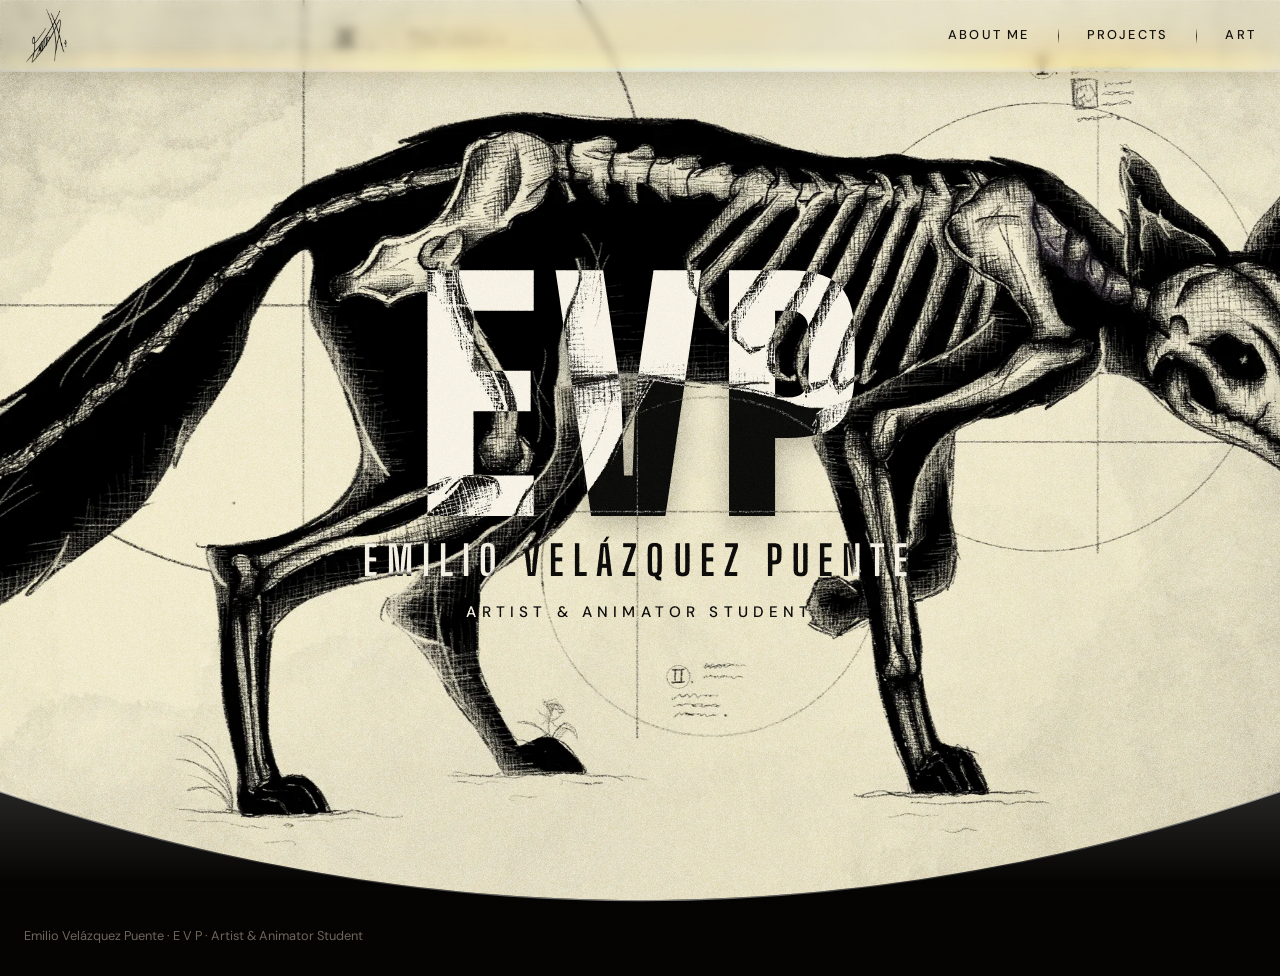
<file: index.html>
<!doctype html>
<html lang="en">
<head>
<meta charset="utf-8">
<meta name="viewport" content="width=device-width,initial-scale=1">
<link rel="icon" href="icon-evp.ico?v=2" sizes="any">
<link rel="icon" type="image/png" sizes="32x32" href="icon-evp-32.png?v=2">
<link rel="apple-touch-icon" href="icon-evp-180.png?v=2">
<title>Emilio Velázquez Puente · Portfolio</title>
<meta name="description" content="Portfolio of Emilio Velázquez Puente: artist and animator student.">
<link rel="stylesheet" href="assets/style.css?v=20261013i">
</head>
<body>
<header class="bar"><i class="bar-ext" aria-hidden="true"></i><div class="bar-in">
  <a class="brand" href="index.html" aria-label="Home"><img src="assets/img/signature.png" alt="E V P signature" width="33" height="42"></a>
  <nav class="links" aria-label="Pages"><a class="top" href="about.html">About me</a><span class="sep" aria-hidden="true"></span><a class="top" href="projects.html">Projects</a><span class="sep" aria-hidden="true"></span><a class="top" href="art.html">Art</a></nav>
  <div class="menu">
    <button class="menu-btn" id="menu-btn" aria-expanded="false" aria-controls="menu-panel">Menu <svg viewBox="0 0 12 12" fill="none" stroke="currentColor" stroke-width="1.6" aria-hidden="true"><path d="M2 4.5l4 4 4-4"/></svg></button>
    <nav class="panel panel-3" id="menu-panel" aria-label="Pages" hidden><a href="about.html">About me</a><a href="projects.html">Projects</a><a href="art.html">Art</a></nav>
  </div>
</div></header>
<main class="hero">
  <picture><source srcset="assets/img/fox.webp" type="image/webp"><img src="assets/img/fox.jpg" alt="Anatomical drawing of a fox with its skeleton showing" width="3000" height="1285" fetchpriority="high"></picture>
  <div class="hero-text dark"><h1>EVP</h1><p class="sub">Emilio Velázquez Puente</p><p class="tag">Artist &amp; Animator Student</p></div>
  <div class="hero-text light" aria-hidden="true"><p class="h1">EVP</p><p class="sub">Emilio Velázquez Puente</p><p class="tag">Artist &amp; Animator Student</p></div>
  <div class="hero-text inv" aria-hidden="true"><p class="h1">EVP</p><p class="sub">Emilio Velázquez Puente</p><p class="tag">Artist &amp; Animator Student</p></div>
  <div class="grain" aria-hidden="true"></div>
</main>
<footer class="moon" aria-label="Footer"><svg class="moon-edge" style="position:absolute;left:0;top:0;width:100%;height:clamp(54px,8.5vw,130px);pointer-events:none;overflow:visible" viewBox="0 0 100 100" preserveAspectRatio="none" aria-hidden="true"><defs><linearGradient id="moon-g" x1="0" x2="1" y1="0" y2="0"><stop offset="0" stop-color="#fff" stop-opacity=".55"/><stop offset=".22" stop-color="#fff" stop-opacity=".12"/><stop offset=".5" stop-color="#fff" stop-opacity=".5"/><stop offset=".78" stop-color="#fff" stop-opacity=".12"/><stop offset="1" stop-color="#fff" stop-opacity=".55"/></linearGradient></defs><path d="M0,0 Q50,200 100,0" fill="none" stroke="url(#moon-g)" stroke-width="3" vector-effect="non-scaling-stroke"/></svg><div class="moon-text">Emilio Velázquez Puente · E V P · Artist &amp; Animator Student</div></footer>
<script src="assets/site.js?v=20261013i"></script>
<script data-goatcounter="https://evp.goatcounter.com/count" async src="//gc.zgo.at/count.js"></script>
</body>
</html>
</file>
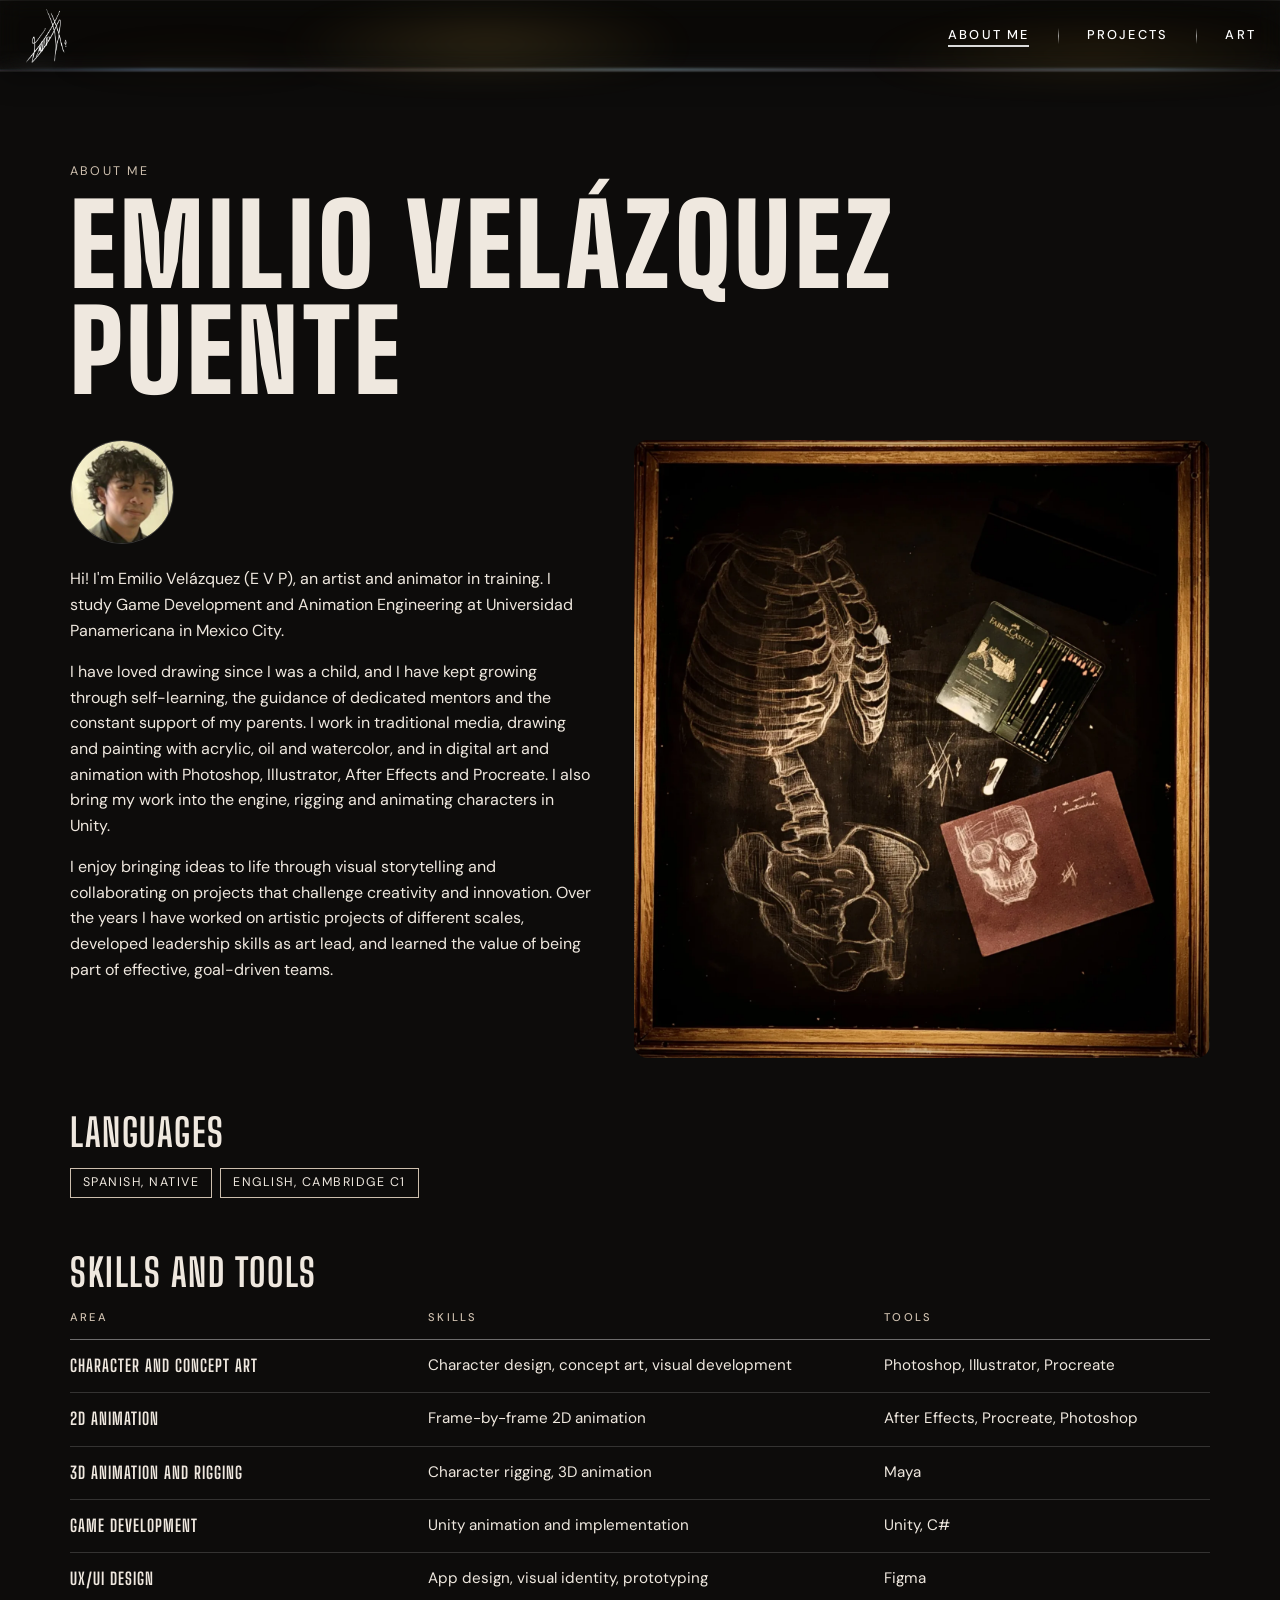
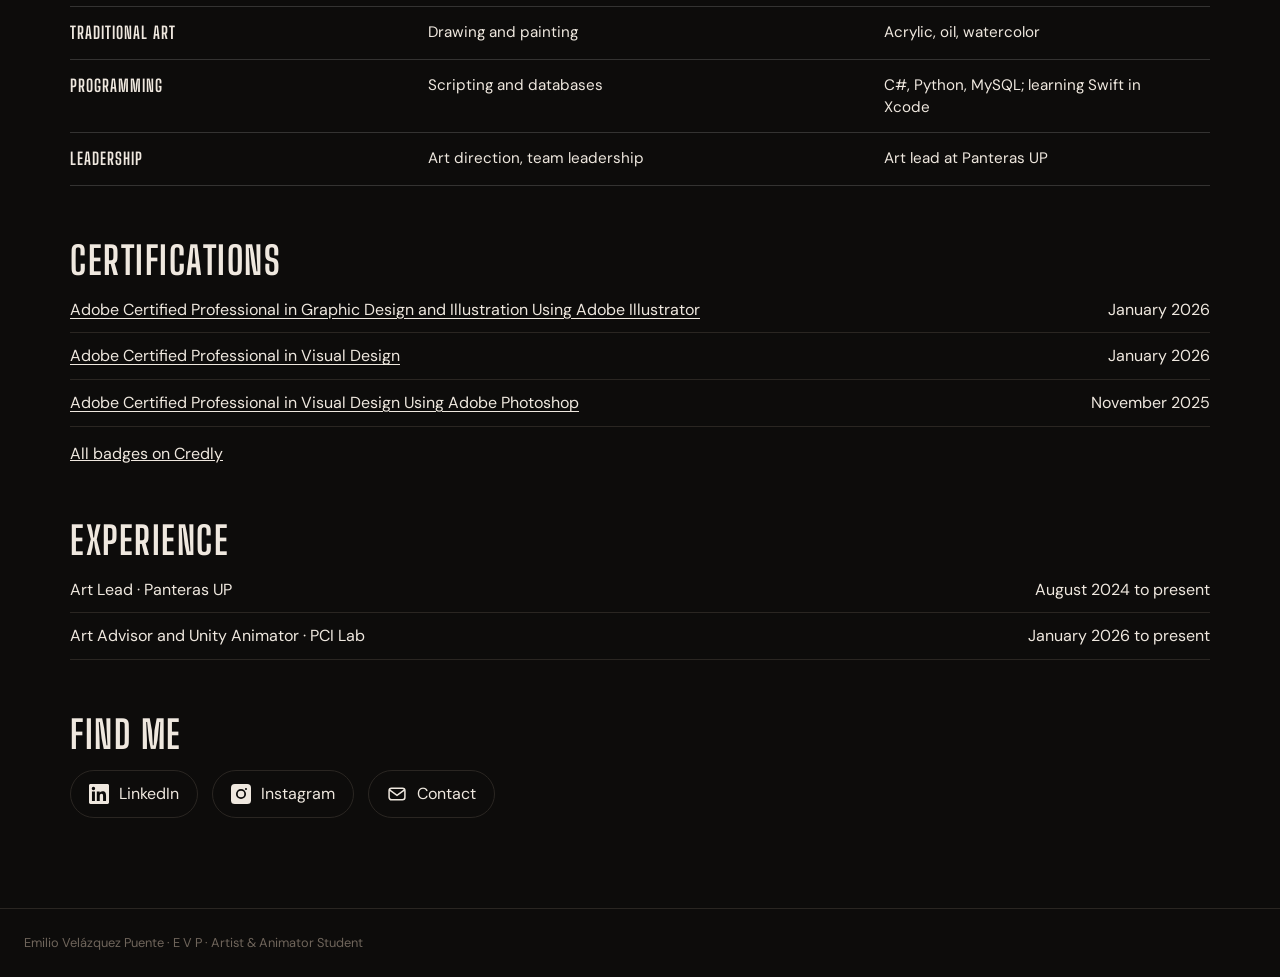
<file: about.html>
<!doctype html>
<html lang="en">
<head>
<meta charset="utf-8">
<meta name="viewport" content="width=device-width,initial-scale=1">
<link rel="icon" href="icon-evp.ico?v=2" sizes="any">
<link rel="icon" type="image/png" sizes="32x32" href="icon-evp-32.png?v=2">
<link rel="apple-touch-icon" href="icon-evp-180.png?v=2">
<title>About me · E V P</title>
<meta name="description" content="Portfolio of Emilio Velázquez Puente: artist and animator student.">
<link rel="stylesheet" href="assets/style.css?v=20261013i">
</head>
<body>
<header class="bar"><i class="bar-ext" aria-hidden="true"></i><div class="bar-in">
  <a class="brand" href="index.html" aria-label="Home"><img src="assets/img/signature.png" alt="E V P signature" width="33" height="42"></a>
  <nav class="links" aria-label="Pages"><a class="top" aria-current="page" href="about.html">About me</a><span class="sep" aria-hidden="true"></span><a class="top" href="projects.html">Projects</a><span class="sep" aria-hidden="true"></span><a class="top" href="art.html">Art</a></nav>
  <div class="menu">
    <button class="menu-btn" id="menu-btn" aria-expanded="false" aria-controls="menu-panel">Menu <svg viewBox="0 0 12 12" fill="none" stroke="currentColor" stroke-width="1.6" aria-hidden="true"><path d="M2 4.5l4 4 4-4"/></svg></button>
    <nav class="panel panel-3" id="menu-panel" aria-label="Pages" hidden><a href="about.html" aria-current="page">About me</a><a href="projects.html">Projects</a><a href="art.html">Art</a></nav>
  </div>
</div></header>
<main class="wrap page">
  <p class="label">About me</p>
  <h1>Emilio Velázquez Puente</h1>
  <div class="intro">
    <div>
      <img class="avatar" src="assets/img/about-portrait.webp" alt="Portrait of Emilio Velázquez" width="120" height="120">
      <p>Hi! I'm Emilio Velázquez (E V P), an artist and animator in training. I study Game Development and Animation Engineering at Universidad Panamericana in Mexico City.</p>
      <p>I have loved drawing since I was a child, and I have kept growing through self-learning, the guidance of dedicated mentors and the constant support of my parents. I work in traditional media, drawing and painting with acrylic, oil and watercolor, and in digital art and animation with Photoshop, Illustrator, After Effects and Procreate. I also bring my work into the engine, rigging and animating characters in Unity.</p>
      <p>I enjoy bringing ideas to life through visual storytelling and collaborating on projects that challenge creativity and innovation. Over the years I have worked on artistic projects of different scales, developed leadership skills as art lead, and learned the value of being part of effective, goal-driven teams.</p>
    </div>
    <figure class="about-art"><img src="assets/img/about-drawing.webp" alt="Anatomy study of a rib cage and pelvis, drawn with white pencil on black board" loading="lazy"></figure>
  </div>
  <section class="block"><h2>Languages</h2>
    <ul class="tags"><li>Spanish, native</li><li>English, Cambridge C1</li></ul></section>
  <section class="block"><h2>Skills and tools</h2>
    <table class="skills">
      <thead><tr><th>Area</th><th>Skills</th><th>Tools</th></tr></thead>
      <tbody>
      <tr><th scope="row">Character and concept art</th><td data-l="Skills">Character design, concept art, visual development</td><td data-l="Tools">Photoshop, Illustrator, Procreate</td></tr>
      <tr><th scope="row">2D animation</th><td data-l="Skills">Frame-by-frame 2D animation</td><td data-l="Tools">After Effects, Procreate, Photoshop</td></tr>
      <tr><th scope="row">3D animation and rigging</th><td data-l="Skills">Character rigging, 3D animation</td><td data-l="Tools">Maya</td></tr>
      <tr><th scope="row">Game development</th><td data-l="Skills">Unity animation and implementation</td><td data-l="Tools">Unity, C#</td></tr>
      <tr><th scope="row">UX/UI design</th><td data-l="Skills">App design, visual identity, prototyping</td><td data-l="Tools">Figma</td></tr>
      <tr><th scope="row">Traditional art</th><td data-l="Skills">Drawing and painting</td><td data-l="Tools">Acrylic, oil, watercolor</td></tr>
      <tr><th scope="row">Programming</th><td data-l="Skills">Scripting and databases</td><td data-l="Tools">C#, Python, MySQL; learning Swift in Xcode</td></tr>
      <tr><th scope="row">Leadership</th><td data-l="Skills">Art direction, team leadership</td><td data-l="Tools">Art lead at Panteras UP</td></tr>
      </tbody>
    </table></section>
  <section class="block"><h2>Certifications</h2>
    <ul class="cert">
      <li><a href="https://www.credly.com/badges/d8158ff9-01f2-4b43-9bb5-4d62b2a7b96b" target="_blank" rel="noopener">Adobe Certified Professional in Graphic Design and Illustration Using Adobe Illustrator</a><span>January 2026</span></li>
      <li><a href="https://www.credly.com/badges/655ef609-995a-4255-aad4-7354b307fe9e" target="_blank" rel="noopener">Adobe Certified Professional in Visual Design</a><span>January 2026</span></li>
      <li><a href="https://www.credly.com/badges/494b2161-4fc5-4de4-8bf3-bd0294159a1f" target="_blank" rel="noopener">Adobe Certified Professional in Visual Design Using Adobe Photoshop</a><span>November 2025</span></li>
    </ul>
    <p style="margin-top:14px"><a href="https://www.credly.com/users/emilio-velazquez-puente" target="_blank" rel="noopener">All badges on Credly</a></p></section>
  <section class="block"><h2>Experience</h2>
    <ul class="cert">
      <li><span>Art Lead · Panteras UP</span><span>August 2024 to present</span></li>
      <li><span>Art Advisor and Unity Animator · PCI Lab</span><span>January 2026 to present</span></li>
    </ul></section>
  <section class="block"><h2>Find me</h2>
    <ul class="find">
      <li><a href="https://www.linkedin.com/in/emilio-vel%C3%A1zquez-669225355" target="_blank" rel="noopener"><svg viewBox="0 0 24 24" fill="currentColor" aria-hidden="true"><path d="M20.447 20.452h-3.554v-5.569c0-1.328-.027-3.037-1.852-3.037-1.853 0-2.136 1.445-2.136 2.939v5.667H9.351V9h3.414v1.561h.046c.477-.9 1.637-1.85 3.37-1.85 3.601 0 4.267 2.37 4.267 5.455v6.286zM5.337 7.433a2.062 2.062 0 01-2.063-2.065 2.064 2.064 0 112.063 2.065zm1.782 13.019H3.555V9h3.564v11.452zM22.225 0H1.771C.792 0 0 .774 0 1.729v20.542C0 23.227.792 24 1.771 24h20.451C23.2 24 24 23.227 24 22.271V1.729C24 .774 23.2 0 22.222 0h.003z"/></svg><span>LinkedIn</span></a></li>
      <li><a href="https://www.instagram.com/e_v_p_29" target="_blank" rel="noopener"><svg viewBox="0 0 24 24" aria-hidden="true"><defs><mask id="igm"><rect width="24" height="24" fill="#fff"/><circle cx="12" cy="12" r="5" fill="none" stroke="#000" stroke-width="2.1"/><circle cx="18" cy="6" r="1.25" fill="#000"/></mask></defs><rect width="24" height="24" rx="4.6" fill="currentColor" mask="url(#igm)"/></svg><span>Instagram</span></a></li>
      <li><a href="contact.html"><svg viewBox="0 0 24 24" fill="none" stroke="currentColor" stroke-width="1.8" aria-hidden="true"><rect x="2.5" y="5" width="19" height="14" rx="3"/><path d="M3 7l9 6.5L21 7"/></svg><span>Contact</span></a></li>
    </ul></section>
</main>
<footer><div class="wrap foot-in"><span>Emilio Velázquez Puente · E V P · Artist &amp; Animator Student</span></div></footer>
<script src="assets/site.js?v=20261013i"></script>
<script data-goatcounter="https://evp.goatcounter.com/count" async src="//gc.zgo.at/count.js"></script>
</body>
</html>
</file>
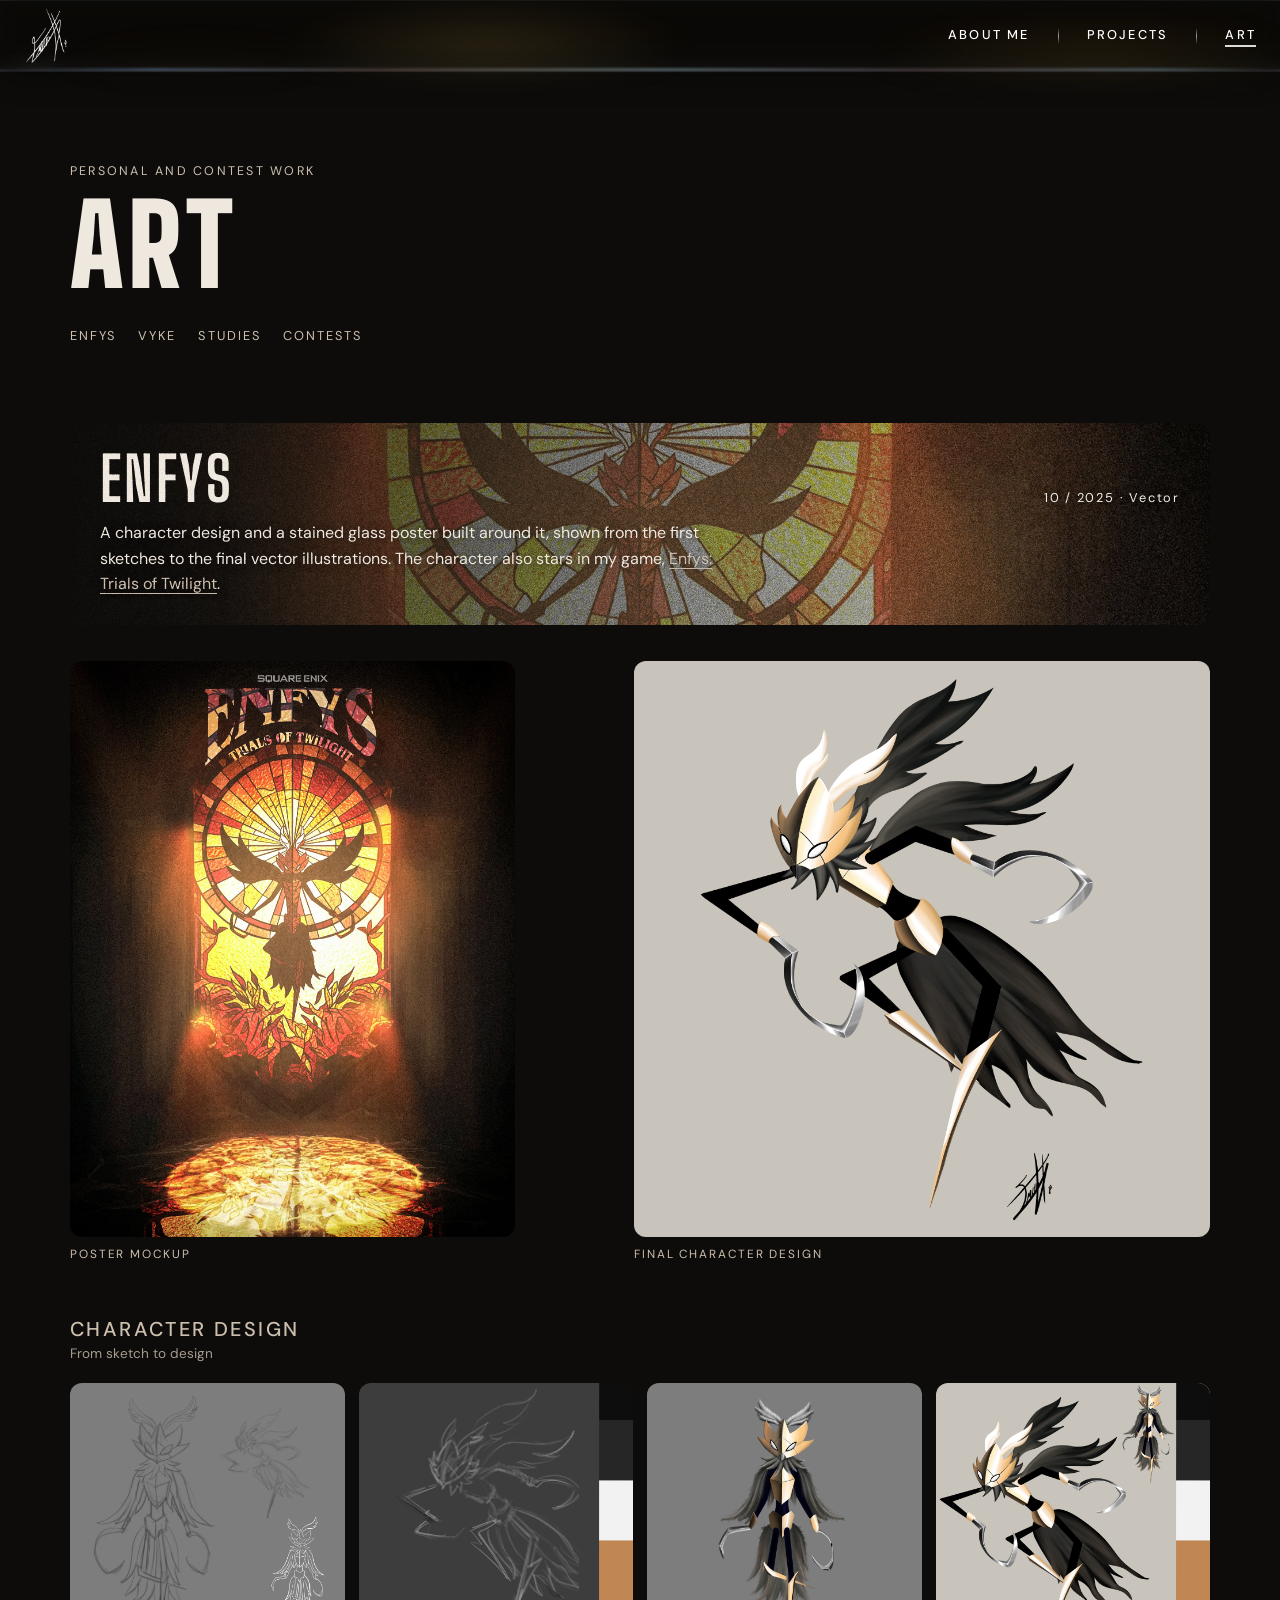
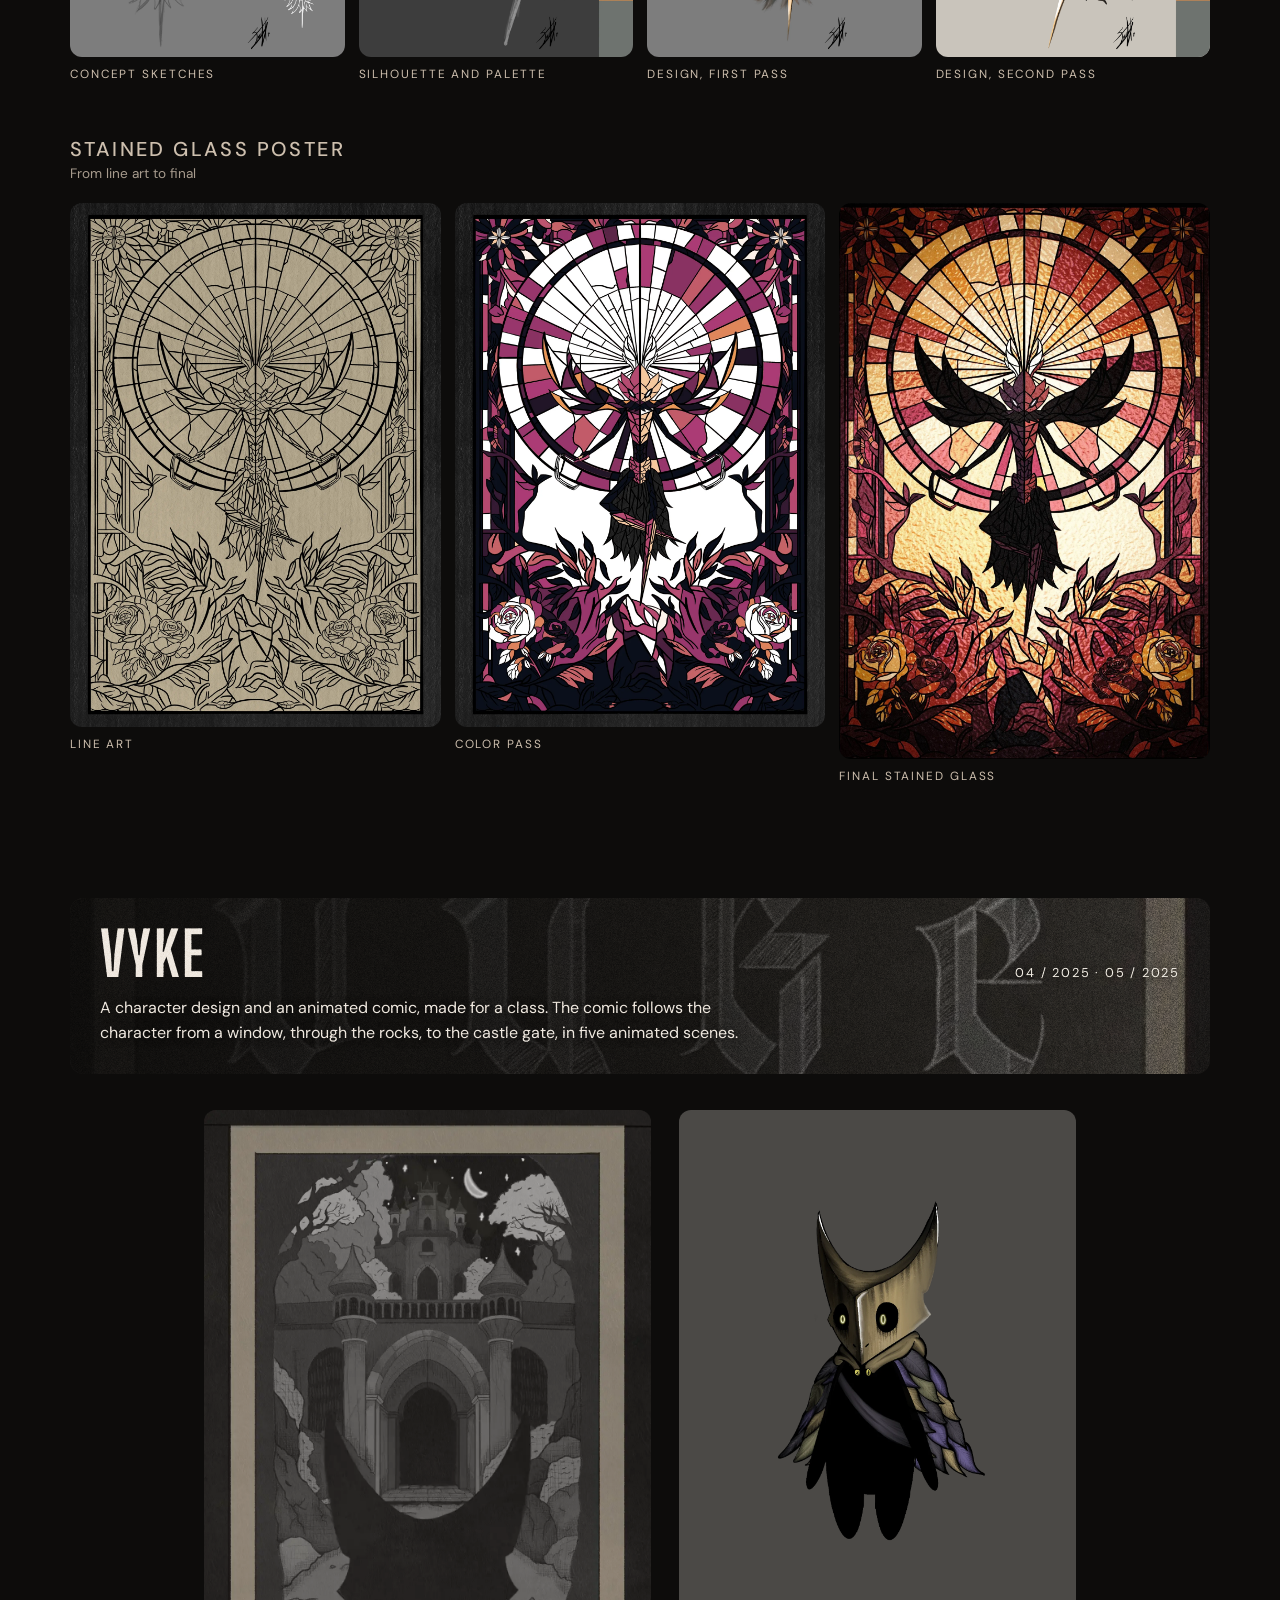
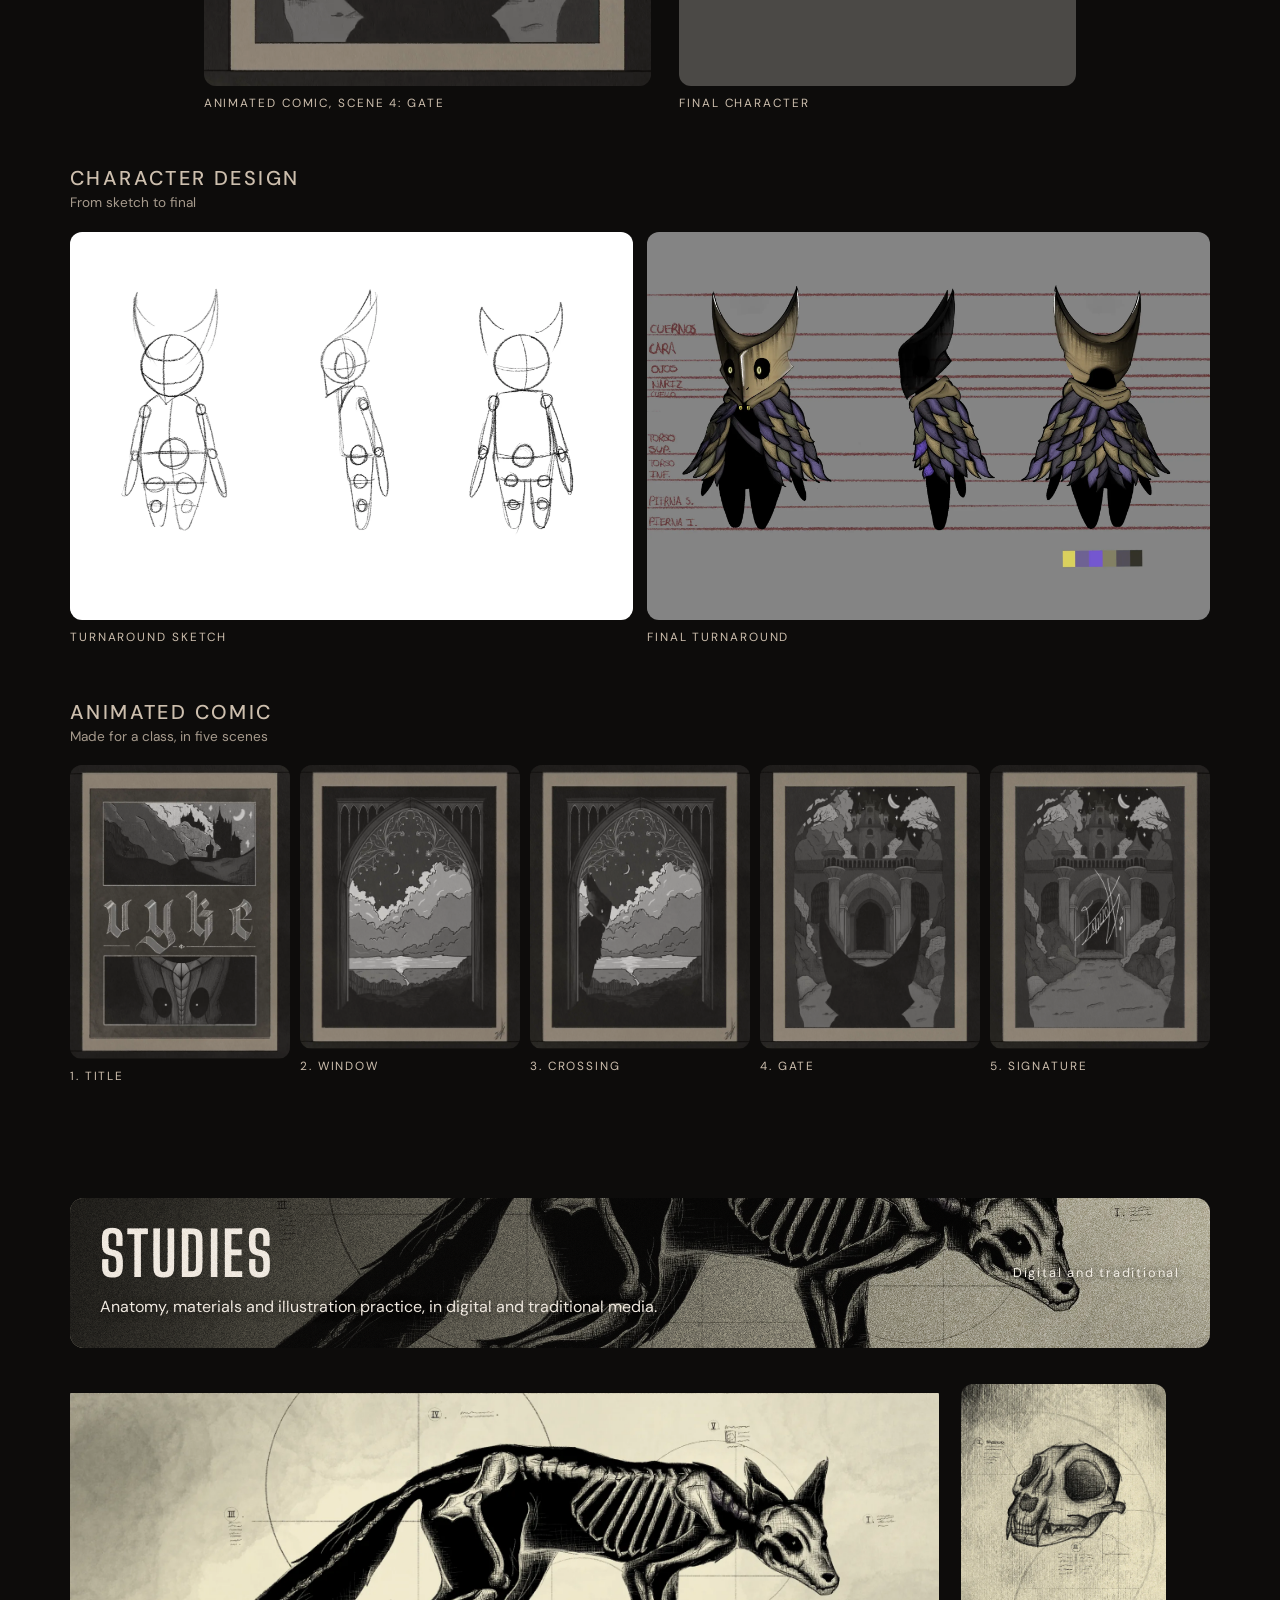
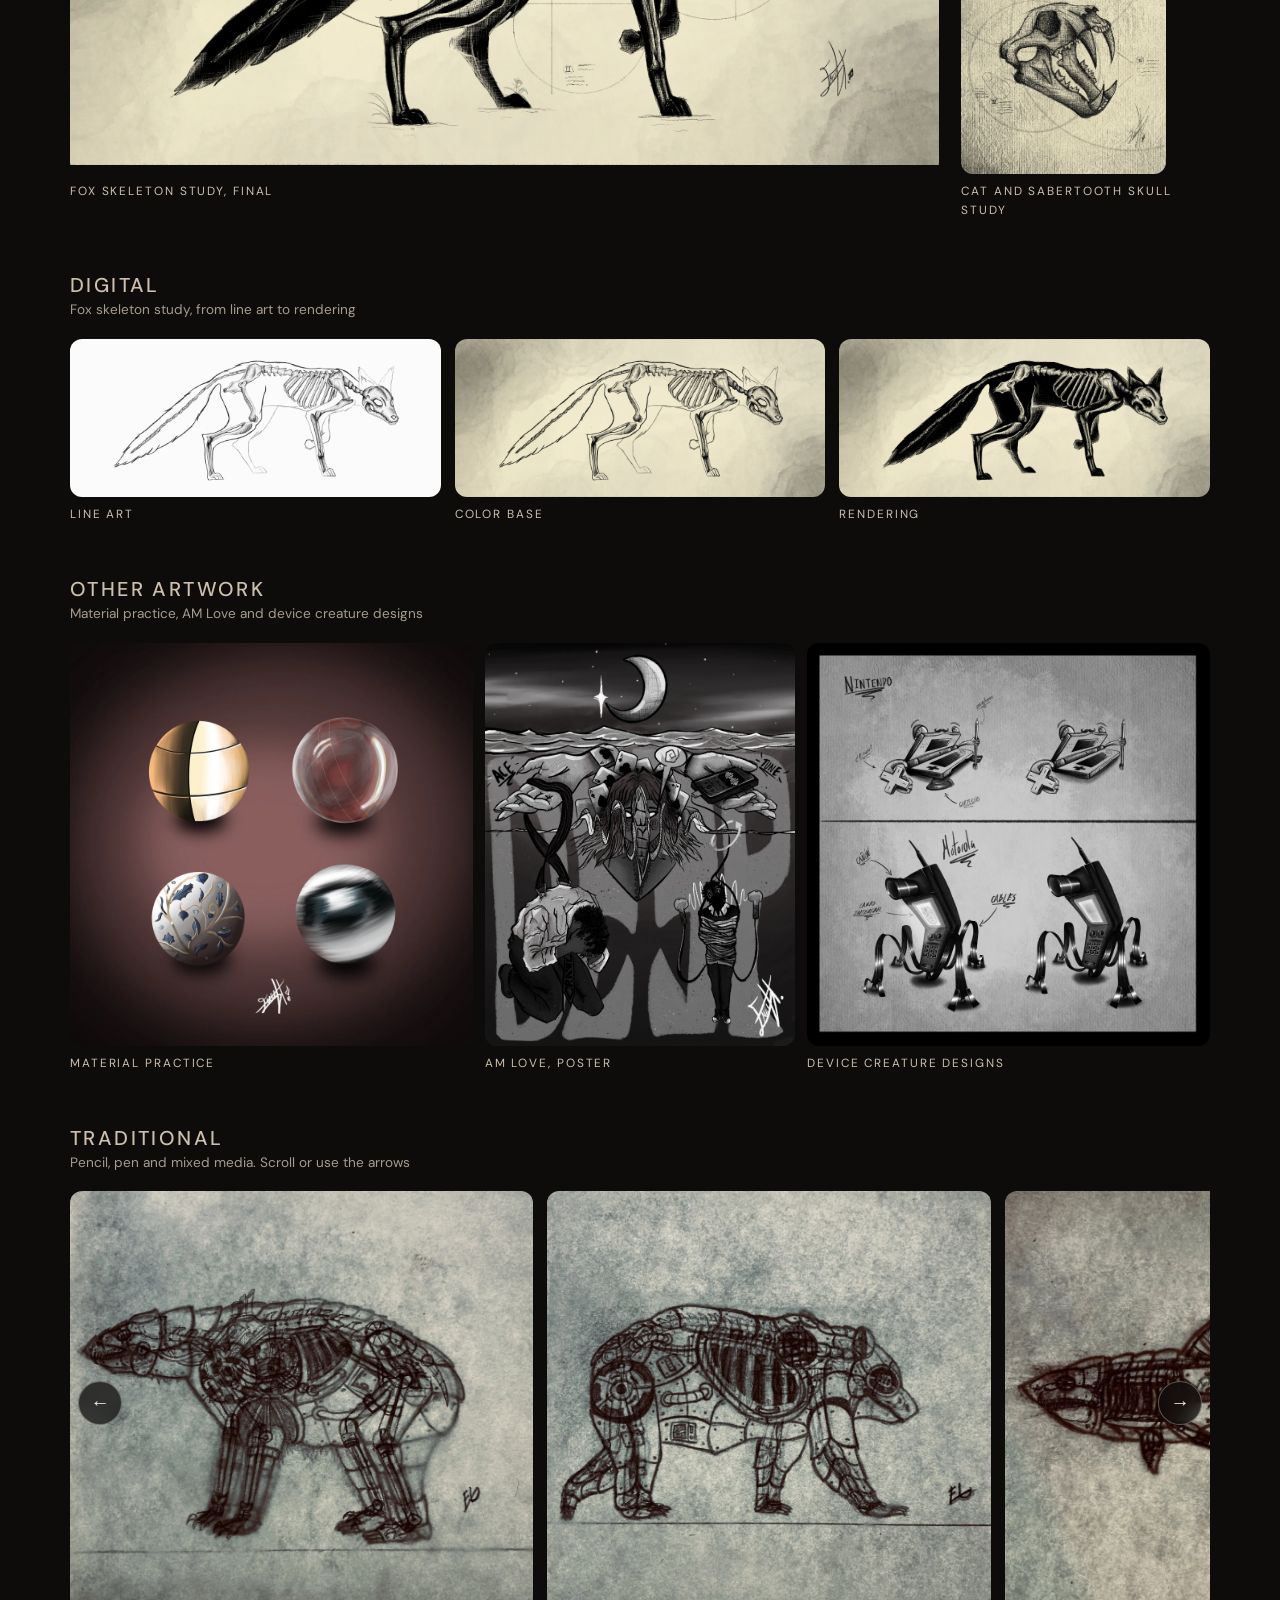
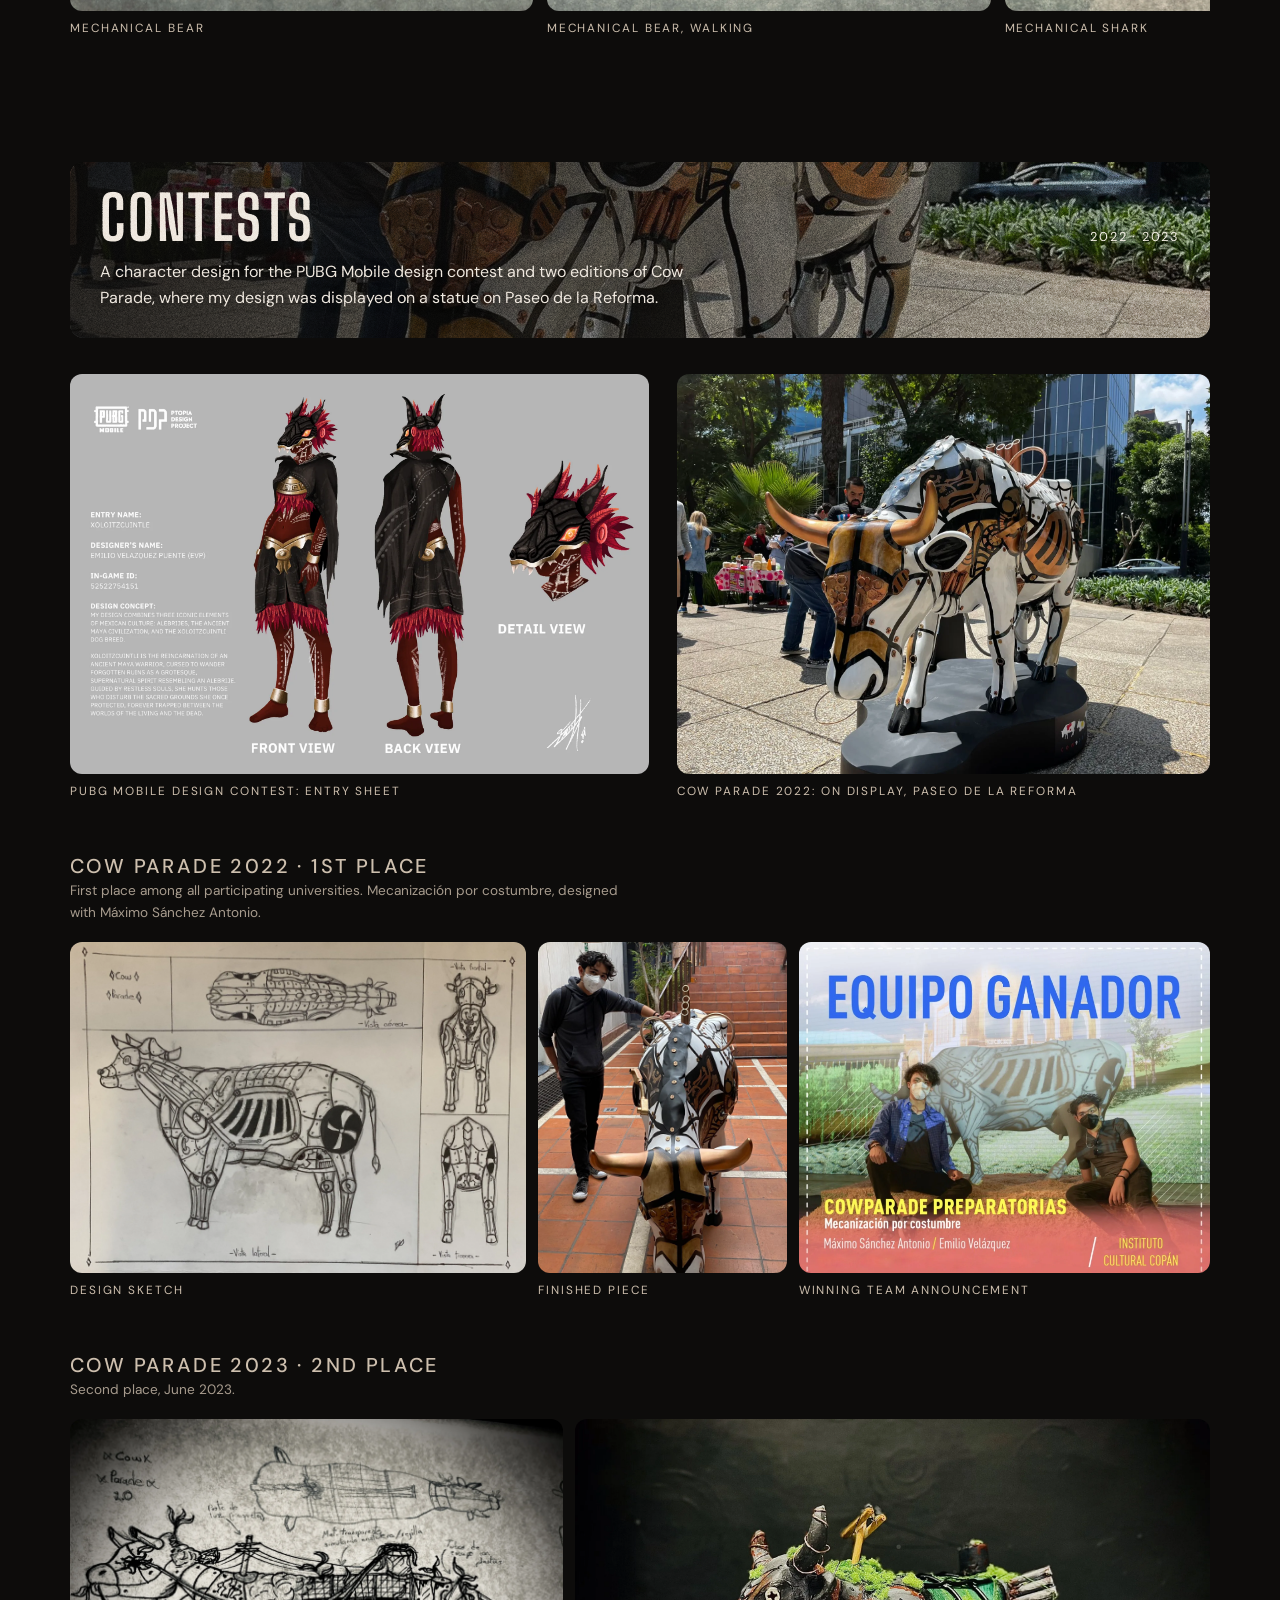
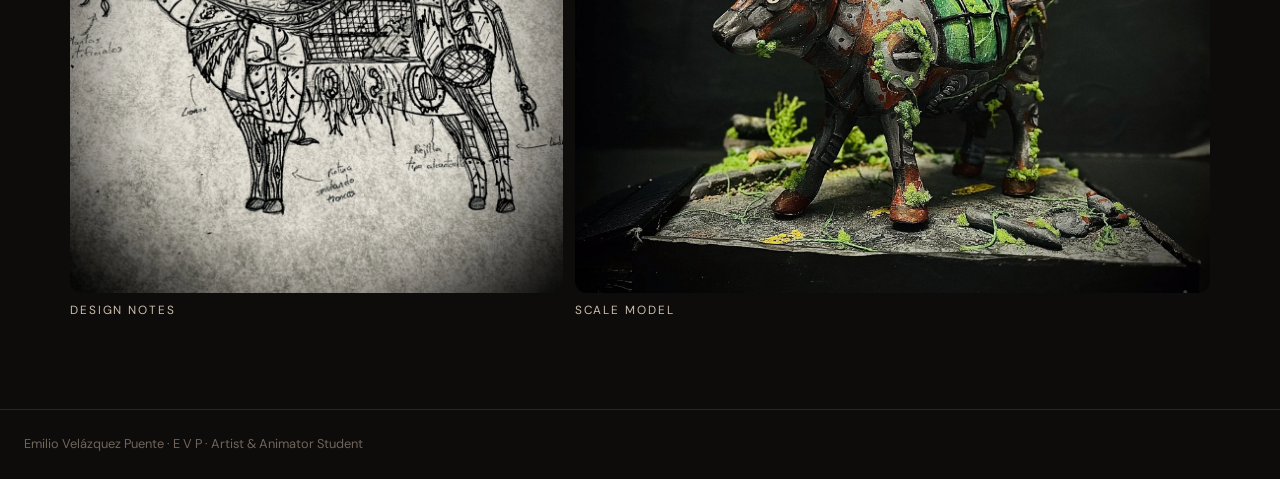
<file: art.html>
<!doctype html>
<html lang="en">
<head>
<meta charset="utf-8">
<meta name="viewport" content="width=device-width,initial-scale=1">
<link rel="icon" href="icon-evp.ico?v=2" sizes="any">
<link rel="icon" type="image/png" sizes="32x32" href="icon-evp-32.png?v=2">
<link rel="apple-touch-icon" href="icon-evp-180.png?v=2">
<title>Art · E V P</title>
<meta name="description" content="Portfolio of Emilio Velázquez Puente: artist and animator student.">
<link rel="stylesheet" href="assets/style.css?v=20261013i">
</head>
<body>
<header class="bar"><i class="bar-ext" aria-hidden="true"></i><div class="bar-in">
  <a class="brand" href="index.html" aria-label="Home"><img src="assets/img/signature.png" alt="E V P signature" width="33" height="42"></a>
  <nav class="links" aria-label="Pages"><a class="top" href="about.html">About me</a><span class="sep" aria-hidden="true"></span><a class="top" href="projects.html">Projects</a><span class="sep" aria-hidden="true"></span><a class="top" aria-current="page" href="art.html">Art</a></nav>
  <div class="menu">
    <button class="menu-btn" id="menu-btn" aria-expanded="false" aria-controls="menu-panel">Menu <svg viewBox="0 0 12 12" fill="none" stroke="currentColor" stroke-width="1.6" aria-hidden="true"><path d="M2 4.5l4 4 4-4"/></svg></button>
    <nav class="panel panel-3" id="menu-panel" aria-label="Pages" hidden><a href="about.html">About me</a><a href="projects.html">Projects</a><a href="art.html" aria-current="page">Art</a></nav>
  </div>
</div></header>
<main class="wrap page art">
  <p class="label">Personal and contest work</p>
  <h1>Art</h1>
  <nav class="jump" aria-label="On this page"><a href="#enfys" style="--c:#ff9a3c">Enfys</a><a href="#vyke" style="--c:#b9b07a">Vyke</a><a href="#studies" style="--c:#ffffff">Studies</a><a href="#contests" style="--c:#e5303a">Contests</a></nav>
  <section class="art-sec" id="enfys"><div class="banner" style="background-image:url(assets/img/art-enfys-poster.webp)"><div class="grain" aria-hidden="true"></div><div class="banner-in"><header class="sec-head"><h2>Enfys</h2><time>10 / 2025 · Vector</time></header><p class="desc">A character design and a stained glass poster built around it, shown from the first sketches to the final vector illustrations. The character also stars in my game, <a class="textlink" href="enfys-game.html">Enfys: Trials of Twilight</a>.</p></div></div><div class="duo"><figure class="sheet duo-item"><img src="assets/img/art-enfys-poster.webp" alt="Poster mockup" loading="lazy"><figcaption>Poster mockup</figcaption></figure><figure class="sheet duo-item lightbg"><img src="assets/img/art-enfys-final.webp" alt="Final character design" loading="lazy"><figcaption>Final character design</figcaption></figure></div><div class="sub"><h3>Character design</h3><p class="sub-note">From sketch to design</p></div><div class="row " style="--cols:1fr 1fr 1fr 1fr"><figure class="sheet "><img src="assets/img/art-enfys-concept.webp" alt="Concept sketches" loading="lazy"><figcaption>Concept sketches</figcaption></figure><figure class="sheet "><img src="assets/img/art-enfys-concept2.webp" alt="Silhouette and palette" loading="lazy"><figcaption>Silhouette and palette</figcaption></figure><figure class="sheet "><img src="assets/img/art-enfys-design1.webp" alt="Design, first pass" loading="lazy"><figcaption>Design, first pass</figcaption></figure><figure class="sheet lightbg"><img src="assets/img/art-enfys-design2.webp" alt="Design, second pass" loading="lazy"><figcaption>Design, second pass</figcaption></figure></div><div class="sub"><h3>Stained glass poster</h3><p class="sub-note">From line art to final</p></div><div class="row " style="--cols:1fr 1fr 1fr"><figure class="sheet "><img src="assets/img/art-enfys-glass1.webp" alt="Line art" loading="lazy"><figcaption>Line art</figcaption></figure><figure class="sheet "><img src="assets/img/art-enfys-glass2.webp" alt="Color pass" loading="lazy"><figcaption>Color pass</figcaption></figure><figure class="sheet "><img src="assets/img/art-enfys-glass3.webp" alt="Final stained glass" loading="lazy"><figcaption>Final stained glass</figcaption></figure></div></section><section class="art-sec" id="vyke"><div class="banner banner-video"><video src="assets/video/vyke-scene-1.mp4" poster="assets/video/vyke-scene-1.webp" autoplay loop muted playsinline aria-hidden="true"></video><div class="grain" aria-hidden="true"></div><div class="banner-in"><header class="sec-head"><h2>Vyke</h2><time>04 / 2025 · 05 / 2025</time></header><p class="desc">A character design and an animated comic, made for a class. The comic follows the character from a window, through the rocks, to the castle gate, in five animated scenes.</p></div></div><div class="duo tight"><figure class="clip uclip duo-item"><video src="assets/video/vyke-scene-4.mp4" poster="assets/video/vyke-scene-4.webp" autoplay loop muted playsinline preload="metadata" aria-label="Animated comic, scene 4: Gate animation"></video><figcaption>Animated comic, scene 4: Gate</figcaption></figure><figure class="sheet duo-item darkbg"><img src="assets/img/art-vyke-final.webp" alt="Final character" loading="lazy"><figcaption>Final character</figcaption></figure></div><div class="sub"><h3>Character design</h3><p class="sub-note">From sketch to final</p></div><div class="row " style="--cols:1fr 1fr"><figure class="sheet "><img src="assets/img/art-vyke-concept.webp" alt="Turnaround sketch" loading="lazy"><figcaption>Turnaround sketch</figcaption></figure><figure class="sheet "><img src="assets/img/art-vyke-design.webp" alt="Final turnaround" loading="lazy"><figcaption>Final turnaround</figcaption></figure></div><div class="sub"><h3>Animated comic</h3><p class="sub-note">Made for a class, in five scenes</p></div><div class="row scenes" style="--cols:repeat(5,1fr)"><figure class="clip uclip"><video src="assets/video/vyke-scene-1.mp4" poster="assets/video/vyke-scene-1.webp" autoplay loop muted playsinline preload="metadata" aria-label="1. Title animation"></video><figcaption>1. Title</figcaption></figure><figure class="clip uclip"><video src="assets/video/vyke-scene-2.mp4" poster="assets/video/vyke-scene-2.webp" autoplay loop muted playsinline preload="metadata" aria-label="2. Window animation"></video><figcaption>2. Window</figcaption></figure><figure class="clip uclip"><video src="assets/video/vyke-scene-3.mp4" poster="assets/video/vyke-scene-3.webp" autoplay loop muted playsinline preload="metadata" aria-label="3. Crossing animation"></video><figcaption>3. Crossing</figcaption></figure><figure class="clip uclip"><video src="assets/video/vyke-scene-4.mp4" poster="assets/video/vyke-scene-4.webp" autoplay loop muted playsinline preload="metadata" aria-label="4. Gate animation"></video><figcaption>4. Gate</figcaption></figure><figure class="clip uclip"><video src="assets/video/vyke-scene-5.mp4" poster="assets/video/vyke-scene-5.webp" autoplay loop muted playsinline preload="metadata" aria-label="5. Signature animation"></video><figcaption>5. Signature</figcaption></figure></div></section><section class="art-sec" id="studies"><div class="banner" style="background-image:url(assets/img/art-fox-final.webp);background-position:center 45%"><div class="grain" aria-hidden="true"></div><div class="banner-in"><header class="sec-head"><h2>Studies</h2><time>Digital and traditional</time></header><p class="desc">Anatomy, materials and illustration practice, in digital and traditional media.</p></div></div><div class="duo studies-duo"><figure class="sheet duo-item"><img src="assets/img/art-fox-final.webp" alt="Fox skeleton study, final" loading="lazy"><figcaption>Fox skeleton study, final</figcaption></figure><figure class="sheet duo-item"><img src="assets/img/art-cat.webp" alt="Cat and sabertooth skull study" loading="lazy"><figcaption>Cat and sabertooth skull study</figcaption></figure></div><div class="sub"><h3>Digital</h3><p class="sub-note">Fox skeleton study, from line art to rendering</p></div><div class="row " style="--cols:1fr 1fr 1fr"><figure class="sheet "><img src="assets/img/art-fox-v1.webp" alt="Line art" loading="lazy"><figcaption>Line art</figcaption></figure><figure class="sheet "><img src="assets/img/art-fox-v2.webp" alt="Color base" loading="lazy"><figcaption>Color base</figcaption></figure><figure class="sheet "><img src="assets/img/art-fox-v3.webp" alt="Rendering" loading="lazy"><figcaption>Rendering</figcaption></figure></div><div class="sub"><h3>Other artwork</h3><p class="sub-note">Material practice, AM Love and device creature designs</p></div><div class="mosaic"><figure class="sheet tile" style="--ar:1.0"><img src="assets/img/art-material.webp" alt="Material practice" loading="lazy"><figcaption>Material practice</figcaption></figure><figure class="sheet tile" style="--ar:0.7705"><img src="assets/img/art-am.webp" alt="AM Love, poster" loading="lazy"><figcaption>AM Love, poster</figcaption></figure><figure class="sheet tile" style="--ar:1.0"><img src="assets/img/art-devices.webp" alt="Device creature designs" loading="lazy"><figcaption>Device creature designs</figcaption></figure></div><div class="sub"><h3>Traditional</h3><p class="sub-note">Pencil, pen and mixed media. Scroll or use the arrows</p></div><div class="carousel" data-carousel><button class="car-btn prev" type="button" aria-label="Previous">&#8592;</button><div class="track"><figure class="slide"><img src="assets/img/trad-bear1.webp" alt="Mechanical bear" loading="lazy"><figcaption>Mechanical bear</figcaption></figure><figure class="slide"><img src="assets/img/trad-bear2.webp" alt="Mechanical bear, walking" loading="lazy"><figcaption>Mechanical bear, walking</figcaption></figure><figure class="slide"><img src="assets/img/trad-shark.webp" alt="Mechanical shark" loading="lazy"><figcaption>Mechanical shark</figcaption></figure><figure class="slide"><img src="assets/img/trad-spider.webp" alt="Mechanical spider" loading="lazy"><figcaption>Mechanical spider</figcaption></figure><figure class="slide"><img src="assets/img/trad-chameleon.webp" alt="Mechanical chameleon" loading="lazy"><figcaption>Mechanical chameleon</figcaption></figure><figure class="slide"><img src="assets/img/trad-skeleton.webp" alt="Skeleton" loading="lazy"><figcaption>Skeleton</figcaption></figure><figure class="slide"><img src="assets/img/trad-heart.webp" alt="Heart and roses" loading="lazy"><figcaption>Heart and roses</figcaption></figure><figure class="slide"><img src="assets/img/trad-ribs.webp" alt="Skeleton and roses" loading="lazy"><figcaption>Skeleton and roses</figcaption></figure><figure class="slide"><img src="assets/img/trad-statue.webp" alt="Statue study" loading="lazy"><figcaption>Statue study</figcaption></figure><figure class="slide"><img src="assets/img/trad-antlers.webp" alt="Antlers and flowers" loading="lazy"><figcaption>Antlers and flowers</figcaption></figure><figure class="slide"><img src="assets/img/trad-sunflower.webp" alt="Sunflower" loading="lazy"><figcaption>Sunflower</figcaption></figure></div><button class="car-btn next" type="button" aria-label="Next">&#8594;</button></div></section><section class="art-sec" id="contests"><div class="banner" style="background-image:url(assets/img/cow-reforma.webp);background-position:center 58%"><div class="grain" aria-hidden="true"></div><div class="banner-in"><header class="sec-head"><h2>Contests</h2><time>2022 · 2023</time></header><p class="desc">A character design for the PUBG Mobile design contest and two editions of Cow Parade, where my design was displayed on a statue on Paseo de la Reforma.</p></div></div><div class="duo contests-duo"><figure class="sheet duo-item"><img src="assets/img/art-pubg.webp" alt="PUBG Mobile design contest: entry sheet" loading="lazy"><figcaption>PUBG Mobile design contest: entry sheet</figcaption></figure><figure class="sheet duo-item"><img src="assets/img/cow-reforma.webp" alt="Cow Parade 2022: on display, Paseo de la Reforma" loading="lazy"><figcaption>Cow Parade 2022: on display, Paseo de la Reforma</figcaption></figure></div><div class="sub"><h3>Cow Parade 2022 · 1st place</h3><p class="sub-note">First place among all participating universities. Mecanización por costumbre, designed with Máximo Sánchez Antonio.</p></div><div class="mosaic"><figure class="sheet tile" style="--ar:1.3756"><img src="assets/img/cow-sketch.webp" alt="Design sketch" loading="lazy"><figcaption>Design sketch</figcaption></figure><figure class="sheet tile" style="--ar:0.75"><img src="assets/img/cow-final.webp" alt="Finished piece" loading="lazy"><figcaption>Finished piece</figcaption></figure><figure class="sheet tile" style="--ar:1.2408"><img src="assets/img/cow-winners.webp" alt="Winning team announcement" loading="lazy"><figcaption>Winning team announcement</figcaption></figure></div><div class="sub"><h3>Cow Parade 2023 · 2nd place</h3><p class="sub-note">Second place, June 2023.</p></div><div class="mosaic"><figure class="sheet tile" style="--ar:1.0395"><img src="assets/img/cow-notes.webp" alt="Design notes" loading="lazy"><figcaption>Design notes</figcaption></figure><figure class="sheet tile" style="--ar:1.3405"><img src="assets/img/cow-model.webp" alt="Scale model" loading="lazy"><figcaption>Scale model</figcaption></figure></div></section>
  <button class="to-top" type="button" aria-label="Back to top"><svg viewBox="0 0 24 24" fill="none" stroke="currentColor" stroke-width="2" stroke-linecap="round" stroke-linejoin="round" aria-hidden="true"><path d="M12 19V5M5 12l7-7 7 7"/></svg></button>
</main>
<footer><div class="wrap foot-in"><span>Emilio Velázquez Puente · E V P · Artist &amp; Animator Student</span></div></footer>
<script src="assets/site.js?v=20261013i"></script>
<script data-goatcounter="https://evp.goatcounter.com/count" async src="//gc.zgo.at/count.js"></script>
</body>
</html>
</file>
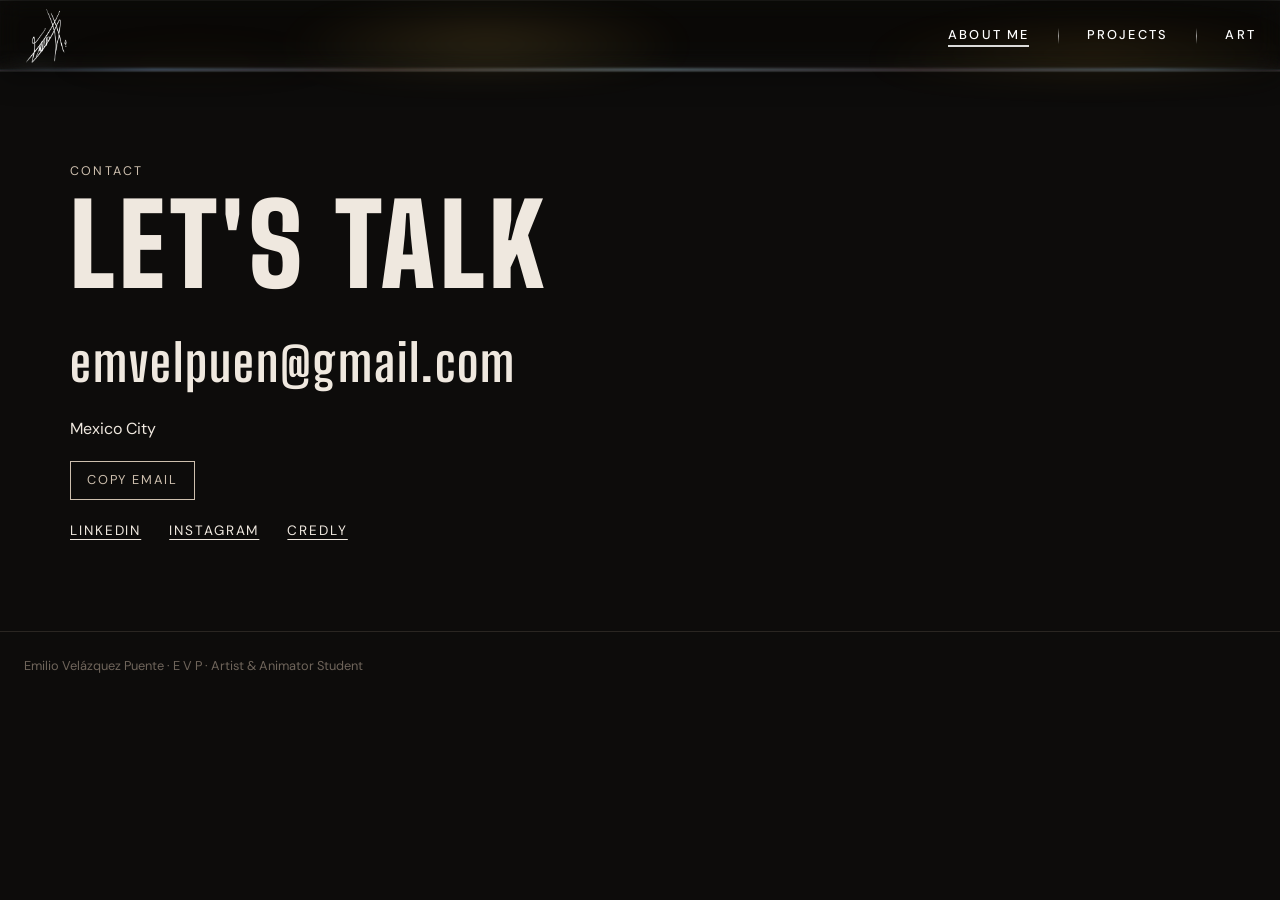
<file: contact.html>
<!doctype html>
<html lang="en">
<head>
<meta charset="utf-8">
<meta name="viewport" content="width=device-width,initial-scale=1">
<link rel="icon" href="icon-evp.ico?v=2" sizes="any">
<link rel="icon" type="image/png" sizes="32x32" href="icon-evp-32.png?v=2">
<link rel="apple-touch-icon" href="icon-evp-180.png?v=2">
<title>Contact · E V P</title>
<meta name="description" content="Portfolio of Emilio Velázquez Puente: artist and animator student.">
<link rel="stylesheet" href="assets/style.css?v=20261013i">
</head>
<body>
<header class="bar"><i class="bar-ext" aria-hidden="true"></i><div class="bar-in">
  <a class="brand" href="index.html" aria-label="Home"><img src="assets/img/signature.png" alt="E V P signature" width="33" height="42"></a>
  <nav class="links" aria-label="Pages"><a class="top" aria-current="page" href="about.html">About me</a><span class="sep" aria-hidden="true"></span><a class="top" href="projects.html">Projects</a><span class="sep" aria-hidden="true"></span><a class="top" href="art.html">Art</a></nav>
  <div class="menu">
    <button class="menu-btn" id="menu-btn" aria-expanded="false" aria-controls="menu-panel">Menu <svg viewBox="0 0 12 12" fill="none" stroke="currentColor" stroke-width="1.6" aria-hidden="true"><path d="M2 4.5l4 4 4-4"/></svg></button>
    <nav class="panel panel-3" id="menu-panel" aria-label="Pages" hidden><a href="about.html" aria-current="page">About me</a><a href="projects.html">Projects</a><a href="art.html">Art</a></nav>
  </div>
</div></header>
<main class="wrap page">
  <p class="label">Contact</p>
  <h1>Let's talk</h1>
  <span class="mail" id="mail">emvelpuen@gmail.com</span>
  <p>Mexico City</p>
  <button class="copy" id="copy" type="button">Copy email</button>
  <div class="clinks">
    <a href="https://www.linkedin.com/in/emilio-vel%C3%A1zquez-669225355" target="_blank" rel="noopener">LinkedIn</a>
    <a href="https://www.instagram.com/e_v_p_29" target="_blank" rel="noopener">Instagram</a>
    <a href="https://www.credly.com/users/emilio-velazquez-puente" target="_blank" rel="noopener">Credly</a>
  </div>
</main>
<footer><div class="wrap foot-in"><span>Emilio Velázquez Puente · E V P · Artist &amp; Animator Student</span></div></footer>
<script src="assets/site.js?v=20261013i"></script>
<script data-goatcounter="https://evp.goatcounter.com/count" async src="//gc.zgo.at/count.js"></script>
</body>
</html>
</file>
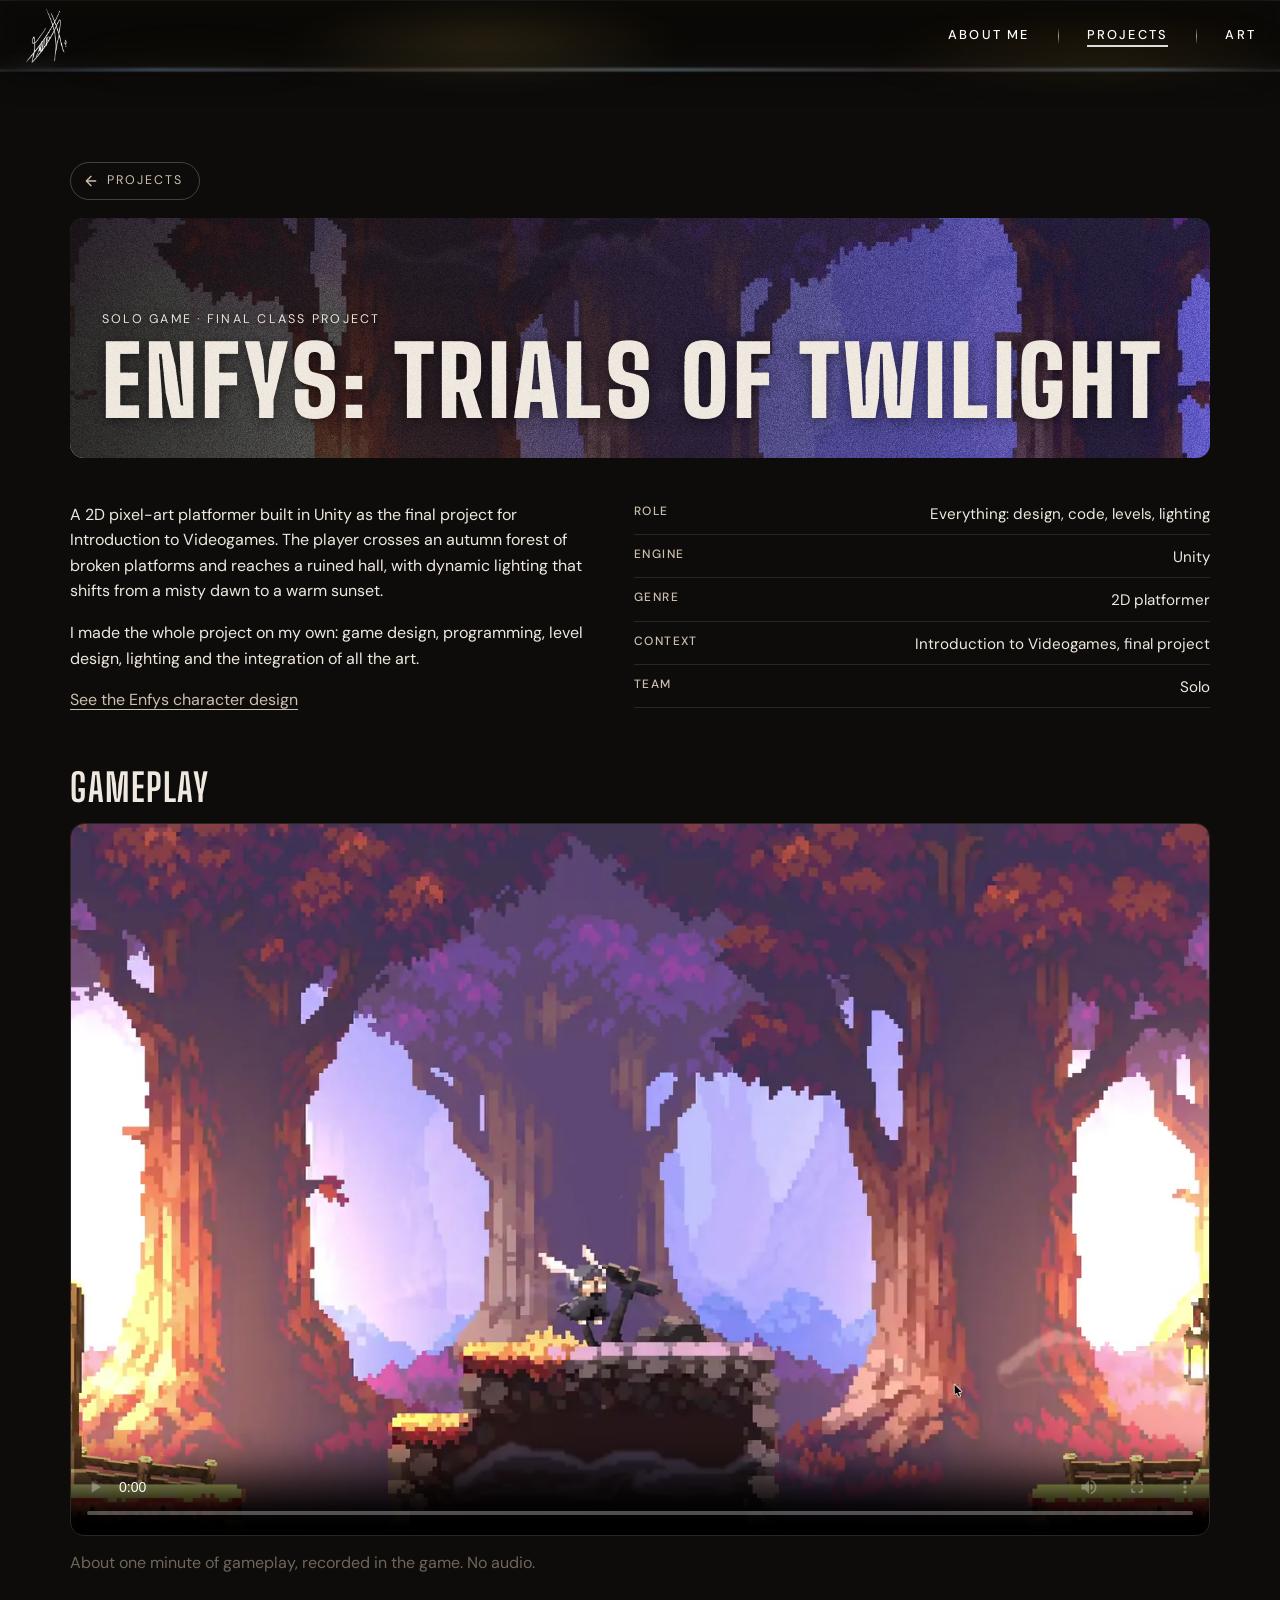
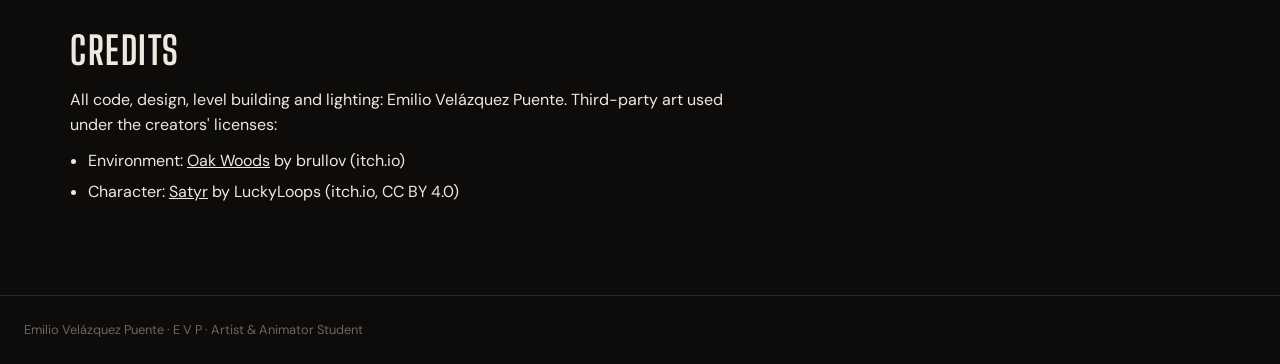
<file: enfys-game.html>
<!doctype html>
<html lang="en">
<head>
<meta charset="utf-8">
<meta name="viewport" content="width=device-width,initial-scale=1">
<link rel="icon" href="icon-evp.ico?v=2" sizes="any">
<link rel="icon" type="image/png" sizes="32x32" href="icon-evp-32.png?v=2">
<link rel="apple-touch-icon" href="icon-evp-180.png?v=2">
<title>Enfys: Trials of Twilight · E V P</title>
<meta name="description" content="Portfolio of Emilio Velázquez Puente: artist and animator student.">
<link rel="stylesheet" href="assets/style.css?v=20261013i">
</head>
<body>
<header class="bar"><i class="bar-ext" aria-hidden="true"></i><div class="bar-in">
  <a class="brand" href="index.html" aria-label="Home"><img src="assets/img/signature.png" alt="E V P signature" width="33" height="42"></a>
  <nav class="links" aria-label="Pages"><a class="top" href="about.html">About me</a><span class="sep" aria-hidden="true"></span><a class="top" aria-current="page" href="projects.html">Projects</a><span class="sep" aria-hidden="true"></span><a class="top" href="art.html">Art</a></nav>
  <div class="menu">
    <button class="menu-btn" id="menu-btn" aria-expanded="false" aria-controls="menu-panel">Menu <svg viewBox="0 0 12 12" fill="none" stroke="currentColor" stroke-width="1.6" aria-hidden="true"><path d="M2 4.5l4 4 4-4"/></svg></button>
    <nav class="panel panel-3" id="menu-panel" aria-label="Pages" hidden><a href="about.html">About me</a><a href="projects.html" aria-current="page">Projects</a><a href="art.html">Art</a></nav>
  </div>
</div></header>
<main class="wrap page">
  <a class="back" href="projects.html"><svg viewBox="0 0 24 24" fill="none" stroke="currentColor" stroke-width="2" stroke-linecap="round" stroke-linejoin="round" aria-hidden="true"><path d="M19 12H5M12 19l-7-7 7-7"/></svg><span>Projects</span></a><div class="banner page-banner" style="background-image:url(assets/img/enfys-game-banner.webp);background-position:center 40%"><div class="grain" aria-hidden="true"></div><div class="banner-in"><p class="label">Solo game · Final class project</p><h1>Enfys: Trials of Twilight</h1></div></div>
  <div class="intro">
    <div>
      <p>A 2D pixel-art platformer built in Unity as the final project for Introduction to Videogames. The player crosses an autumn forest of broken platforms and reaches a ruined hall, with dynamic lighting that shifts from a misty dawn to a warm sunset.</p>
      <p>I made the whole project on my own: game design, programming, level design, lighting and the integration of all the art.</p>
      <p style="margin-top:16px"><a class="textlink" href="art.html#enfys">See the Enfys character design</a></p>
    </div>
    <ul class="facts"><li><b>Role</b><span>Everything: design, code, levels, lighting</span></li><li><b>Engine</b><span>Unity</span></li><li><b>Genre</b><span>2D platformer</span></li><li><b>Context</b><span>Introduction to Videogames, final project</span></li><li><b>Team</b><span>Solo</span></li></ul>
  </div>
  <section class="block"><h2>Gameplay</h2>
    <figure class="player"><video src="assets/video/enfys-gameplay.mp4" poster="assets/video/enfys-gameplay.webp" controls playsinline preload="metadata" aria-label="Enfys: Trials of Twilight gameplay, about one minute"></video></figure>
    <p class="todo" style="margin-top:14px">About one minute of gameplay, recorded in the game. No audio.</p>
  </section>
  <section class="block"><h2>Credits</h2>
    <p class="credits">All code, design, level building and lighting: Emilio Velázquez Puente. Third-party art used under the creators' licenses:</p>
    <ul class="credit-list">
      <li>Environment: <a href="https://brullov.itch.io/oak-woods" target="_blank" rel="noopener">Oak Woods</a> by brullov (itch.io)</li>
      <li>Character: <a href="https://lucky-loops.itch.io/character-satyr" target="_blank" rel="noopener">Satyr</a> by LuckyLoops (itch.io, CC BY 4.0)</li>
    </ul>
  </section>
</main>
<footer><div class="wrap foot-in"><span>Emilio Velázquez Puente · E V P · Artist &amp; Animator Student</span></div></footer>
<script src="assets/site.js?v=20261013i"></script>
<script data-goatcounter="https://evp.goatcounter.com/count" async src="//gc.zgo.at/count.js"></script>
</body>
</html>
</file>
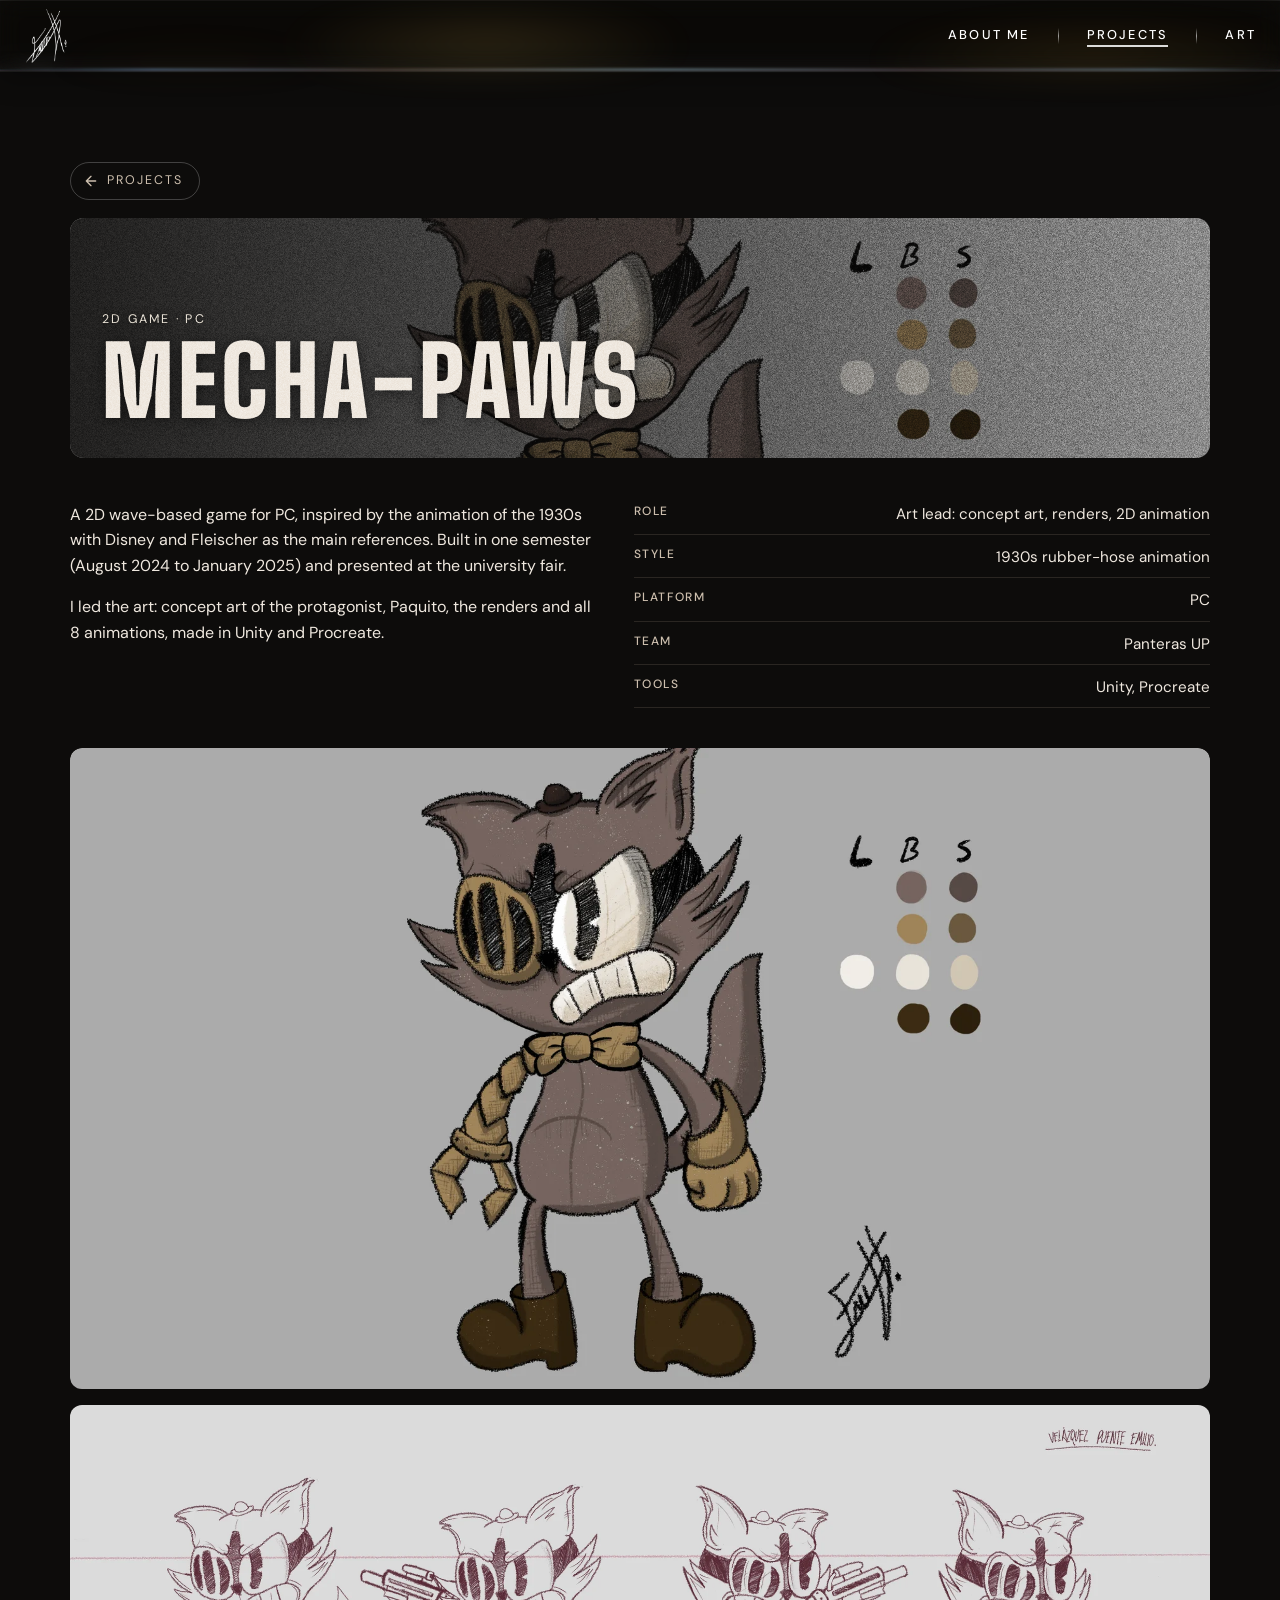
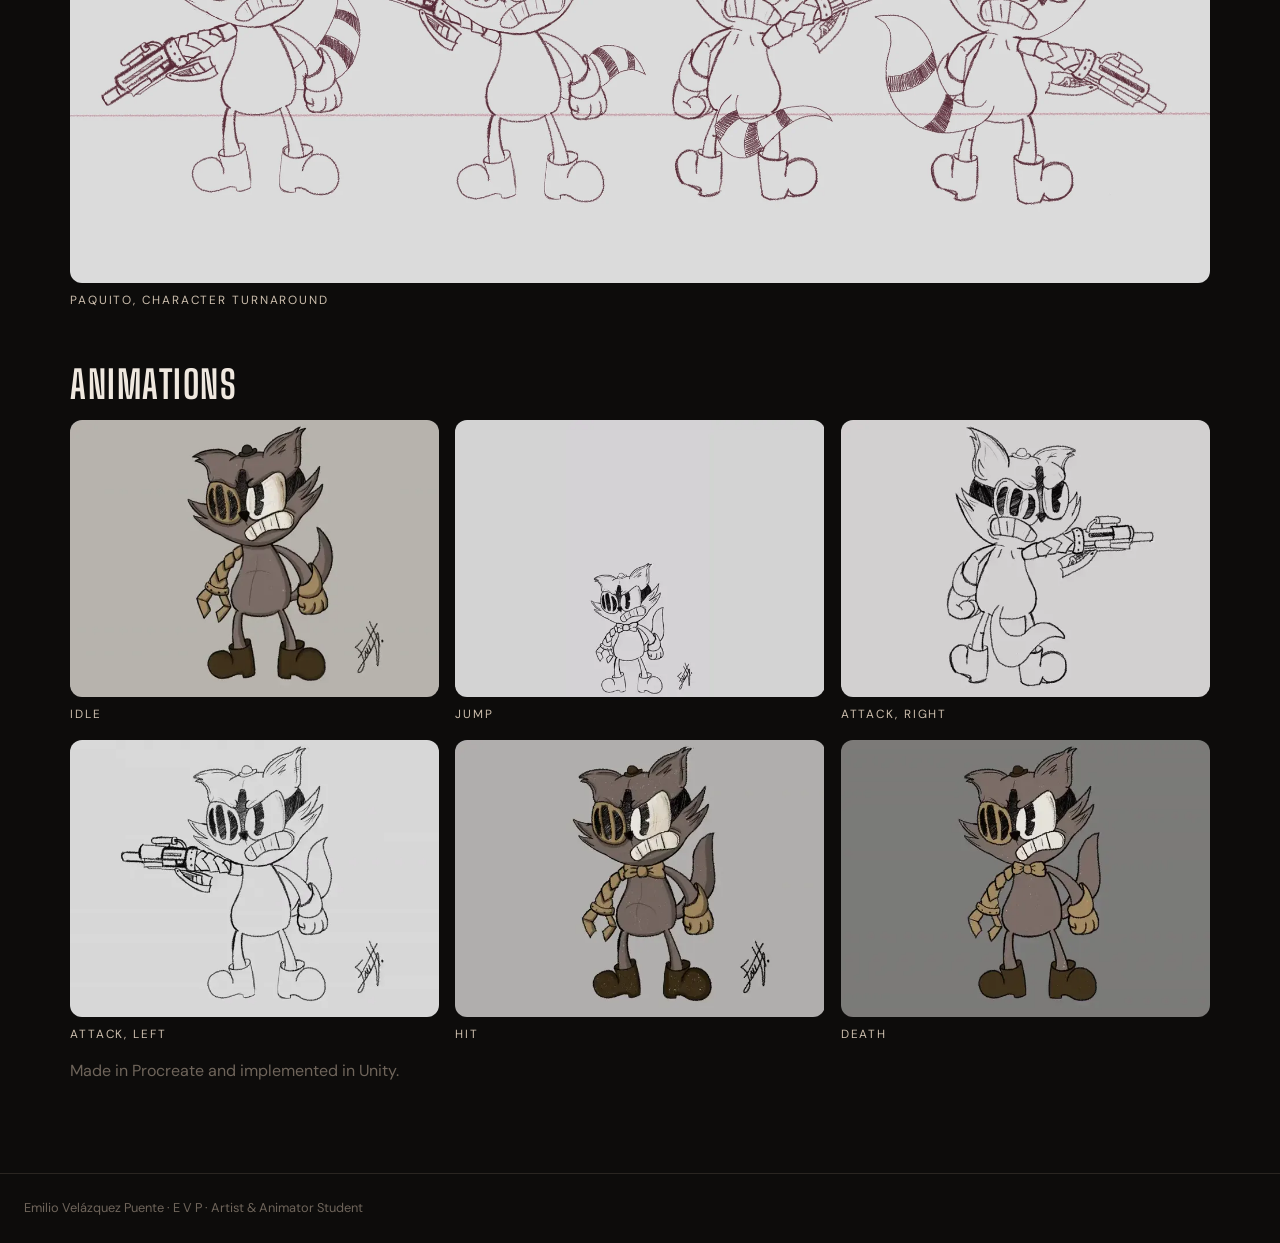
<file: mecha-paws.html>
<!doctype html>
<html lang="en">
<head>
<meta charset="utf-8">
<meta name="viewport" content="width=device-width,initial-scale=1">
<link rel="icon" href="icon-evp.ico?v=2" sizes="any">
<link rel="icon" type="image/png" sizes="32x32" href="icon-evp-32.png?v=2">
<link rel="apple-touch-icon" href="icon-evp-180.png?v=2">
<title>Mecha-Paws · E V P</title>
<meta name="description" content="Portfolio of Emilio Velázquez Puente: artist and animator student.">
<link rel="stylesheet" href="assets/style.css?v=20261013i">
</head>
<body>
<header class="bar"><i class="bar-ext" aria-hidden="true"></i><div class="bar-in">
  <a class="brand" href="index.html" aria-label="Home"><img src="assets/img/signature.png" alt="E V P signature" width="33" height="42"></a>
  <nav class="links" aria-label="Pages"><a class="top" href="about.html">About me</a><span class="sep" aria-hidden="true"></span><a class="top" aria-current="page" href="projects.html">Projects</a><span class="sep" aria-hidden="true"></span><a class="top" href="art.html">Art</a></nav>
  <div class="menu">
    <button class="menu-btn" id="menu-btn" aria-expanded="false" aria-controls="menu-panel">Menu <svg viewBox="0 0 12 12" fill="none" stroke="currentColor" stroke-width="1.6" aria-hidden="true"><path d="M2 4.5l4 4 4-4"/></svg></button>
    <nav class="panel panel-3" id="menu-panel" aria-label="Pages" hidden><a href="about.html">About me</a><a href="projects.html" aria-current="page">Projects</a><a href="art.html">Art</a></nav>
  </div>
</div></header>
<main class="wrap page">
  <a class="back" href="projects.html"><svg viewBox="0 0 24 24" fill="none" stroke="currentColor" stroke-width="2" stroke-linecap="round" stroke-linejoin="round" aria-hidden="true"><path d="M19 12H5M12 19l-7-7 7-7"/></svg><span>Projects</span></a><div class="banner page-banner" style="background-image:url(assets/img/mp-key-visual.webp);background-position:center 16%"><div class="grain" aria-hidden="true"></div><div class="banner-in"><p class="label">2D game · PC</p><h1>Mecha-Paws</h1></div></div>
  <div class="intro">
    <div>
      <p>A 2D wave-based game for PC, inspired by the animation of the 1930s with Disney and Fleischer as the main references. Built in one semester (August 2024 to January 2025) and presented at the university fair.</p>
      <p>I led the art: concept art of the protagonist, Paquito, the renders and all 8 animations, made in Unity and Procreate.</p>
    </div>
    <ul class="facts"><li><b>Role</b><span>Art lead: concept art, renders, 2D animation</span></li><li><b>Style</b><span>1930s rubber-hose animation</span></li><li><b>Platform</b><span>PC</span></li><li><b>Team</b><span>Panteras UP</span></li><li><b>Tools</b><span>Unity, Procreate</span></li></ul>
  </div>
  <div class="stack">
    <figure class="slot filled r-wide"><img src="assets/img/mp-key-visual.webp" alt="Main image or gameplay video" loading="lazy"></figure>
    <figure class="sheet"><img src="assets/img/mp-concept-sheet.webp" alt="Paquito turnaround: concept sketches from four angles" loading="lazy" width="2200" height="921"><figcaption>Paquito, character turnaround</figcaption></figure>
  </div>
  <section class="block"><h2>Animations</h2>
    <div class="grid g3 clips">
      <figure class="clip"><video src="assets/video/mp-idle.mp4" poster="assets/video/mp-idle.webp" autoplay loop muted playsinline preload="metadata" aria-label="Idle animation"></video><figcaption>Idle</figcaption></figure><figure class="clip"><video src="assets/video/mp-salto.mp4" poster="assets/video/mp-salto.webp" autoplay loop muted playsinline preload="metadata" aria-label="Jump animation"></video><figcaption>Jump</figcaption></figure><figure class="clip"><video src="assets/video/mp-att-der.mp4" poster="assets/video/mp-att-der.webp" autoplay loop muted playsinline preload="metadata" aria-label="Attack, right animation"></video><figcaption>Attack, right</figcaption></figure>
      <figure class="clip"><video src="assets/video/mp-att-iz.mp4" poster="assets/video/mp-att-iz.webp" autoplay loop muted playsinline preload="metadata" aria-label="Attack, left animation"></video><figcaption>Attack, left</figcaption></figure><figure class="clip"><video src="assets/video/mp-dano.mp4" poster="assets/video/mp-dano.webp" autoplay loop muted playsinline preload="metadata" aria-label="Hit animation"></video><figcaption>Hit</figcaption></figure><figure class="clip"><video src="assets/video/mp-death.mp4" poster="assets/video/mp-death.webp" autoplay loop muted playsinline preload="metadata" aria-label="Death animation"></video><figcaption>Death</figcaption></figure>
    </div>
    <p class="todo" style="margin-top:14px">Made in Procreate and implemented in Unity.</p>
  </section>
</main>
<footer><div class="wrap foot-in"><span>Emilio Velázquez Puente · E V P · Artist &amp; Animator Student</span></div></footer>
<script src="assets/site.js?v=20261013i"></script>
<script data-goatcounter="https://evp.goatcounter.com/count" async src="//gc.zgo.at/count.js"></script>
</body>
</html>
</file>
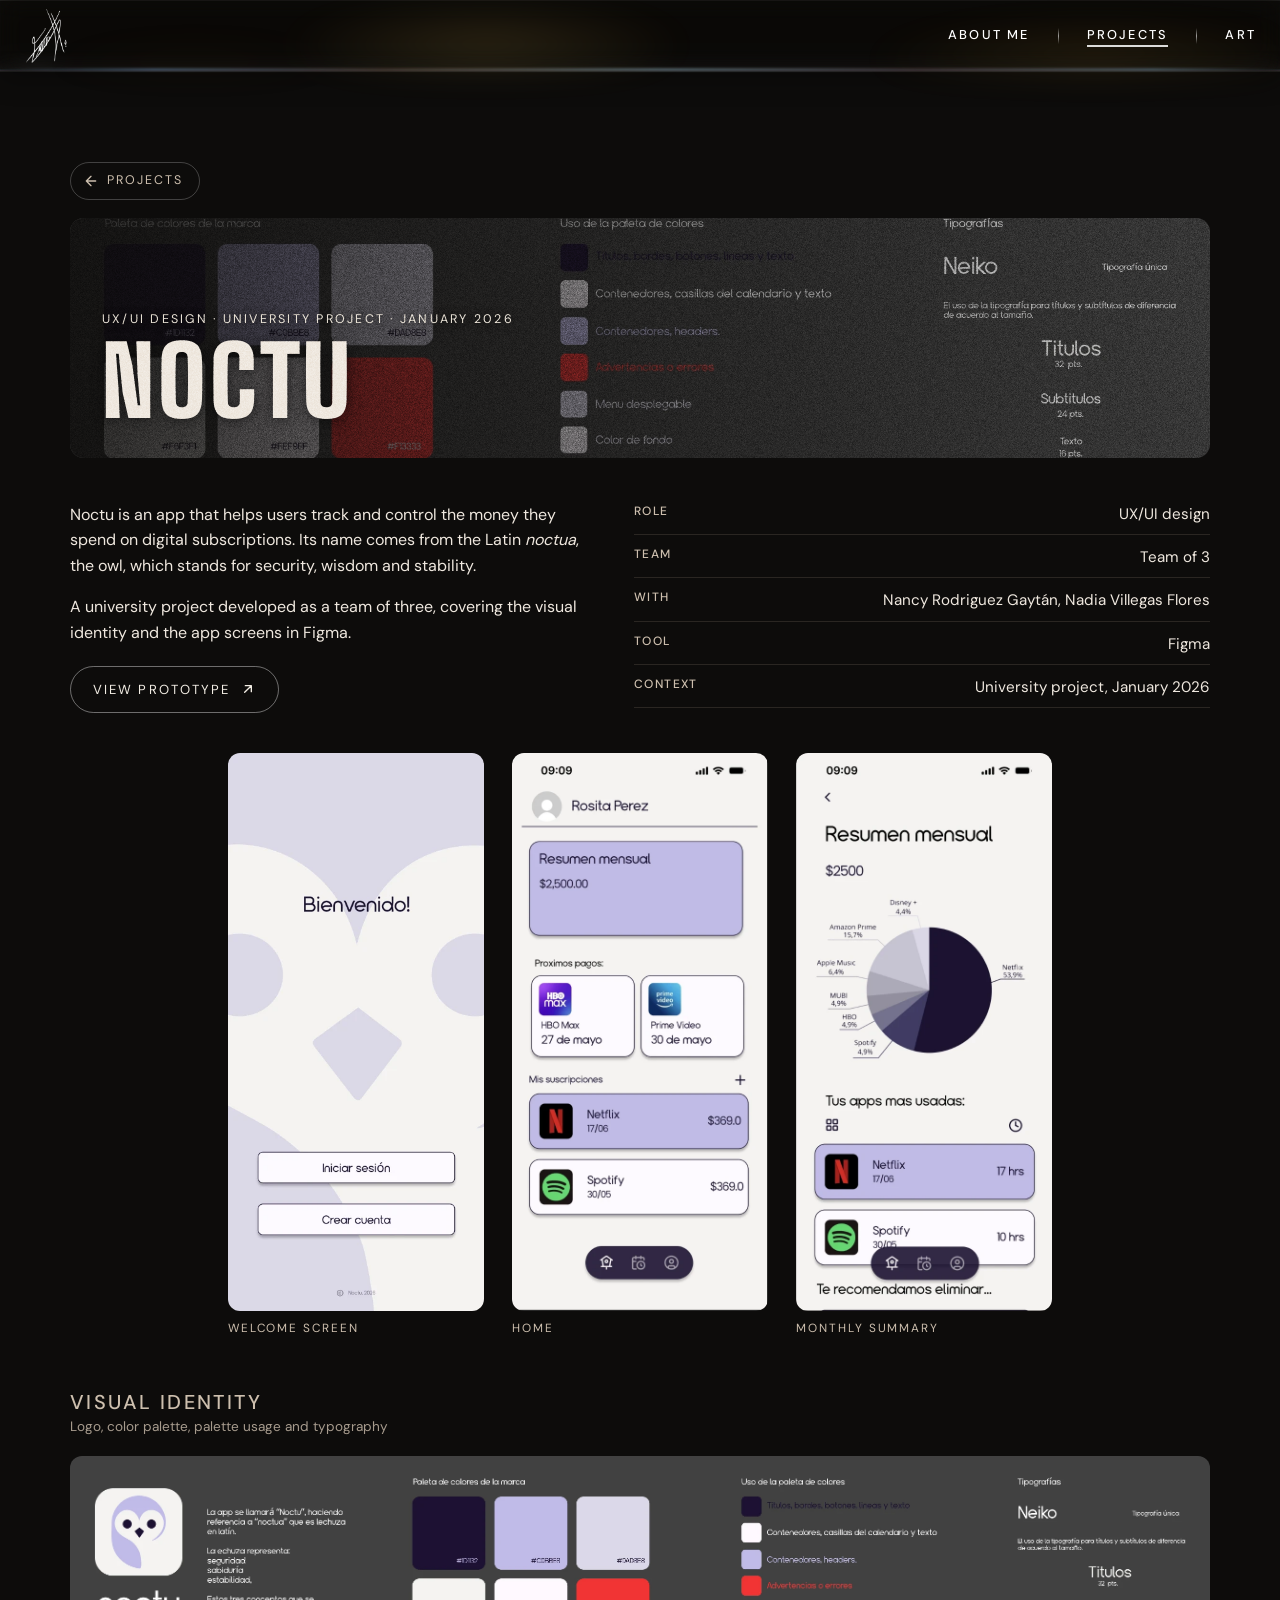
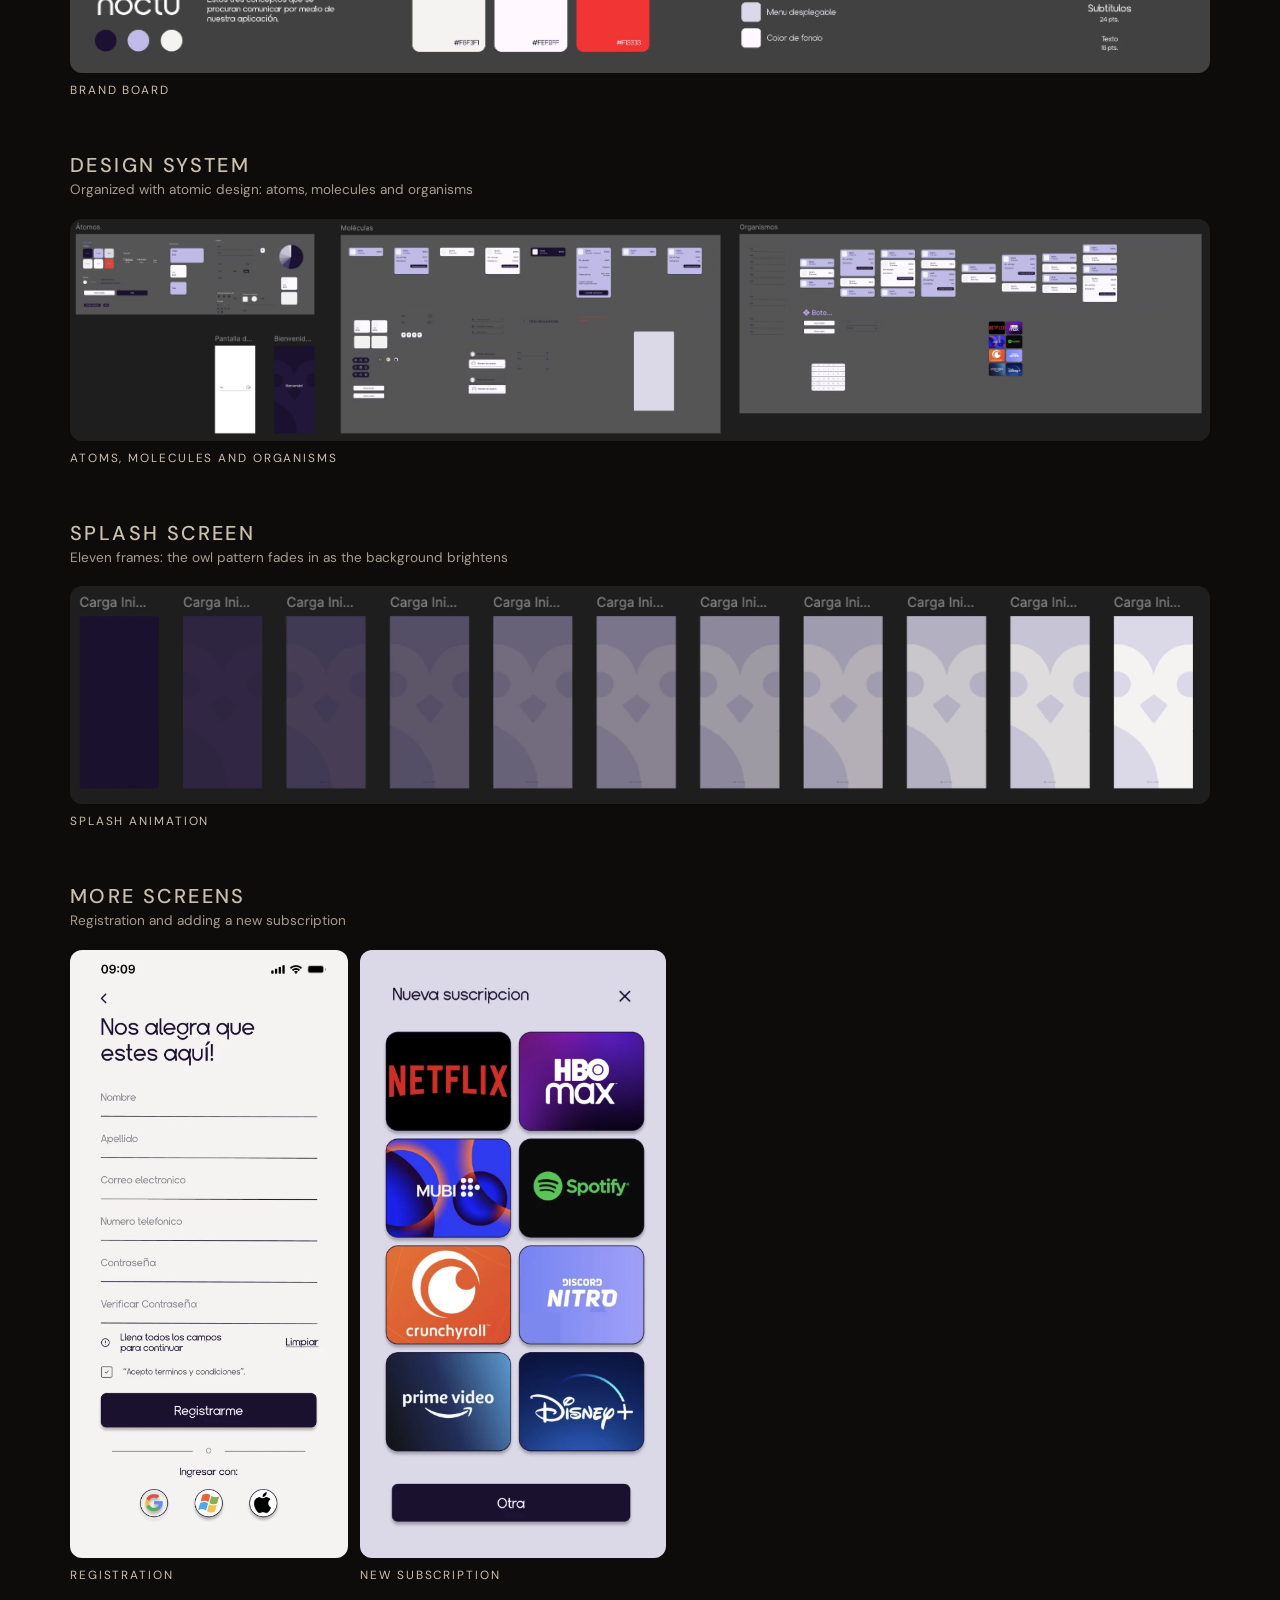
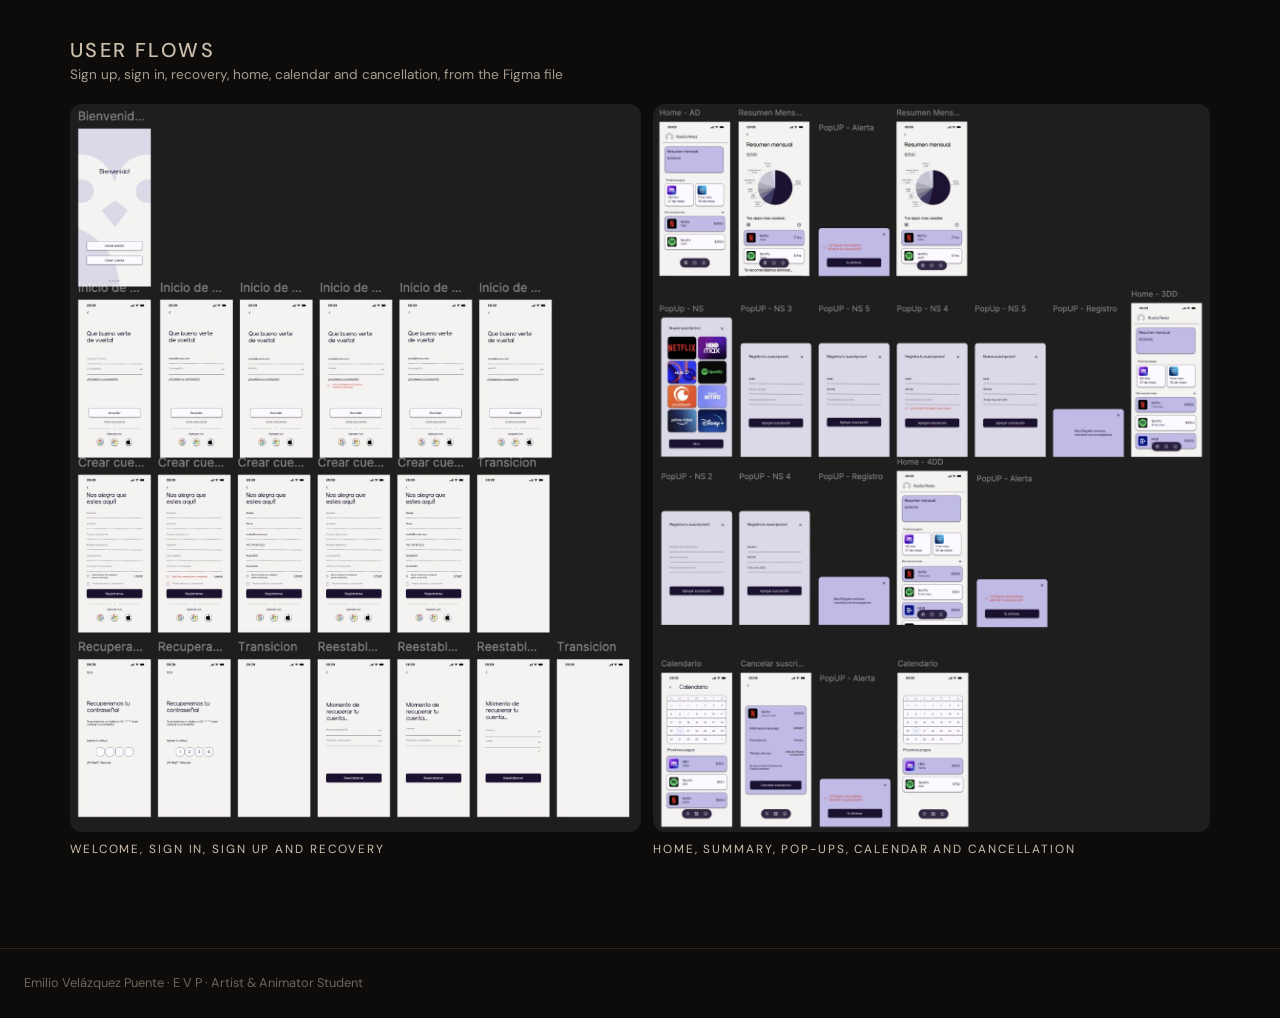
<file: noctu.html>
<!doctype html>
<html lang="en">
<head>
<meta charset="utf-8">
<meta name="viewport" content="width=device-width,initial-scale=1">
<link rel="icon" href="icon-evp.ico?v=2" sizes="any">
<link rel="icon" type="image/png" sizes="32x32" href="icon-evp-32.png?v=2">
<link rel="apple-touch-icon" href="icon-evp-180.png?v=2">
<title>Noctu · E V P</title>
<meta name="description" content="Portfolio of Emilio Velázquez Puente: artist and animator student.">
<link rel="stylesheet" href="assets/style.css?v=20261013i">
</head>
<body>
<header class="bar"><i class="bar-ext" aria-hidden="true"></i><div class="bar-in">
  <a class="brand" href="index.html" aria-label="Home"><img src="assets/img/signature.png" alt="E V P signature" width="33" height="42"></a>
  <nav class="links" aria-label="Pages"><a class="top" href="about.html">About me</a><span class="sep" aria-hidden="true"></span><a class="top" aria-current="page" href="projects.html">Projects</a><span class="sep" aria-hidden="true"></span><a class="top" href="art.html">Art</a></nav>
  <div class="menu">
    <button class="menu-btn" id="menu-btn" aria-expanded="false" aria-controls="menu-panel">Menu <svg viewBox="0 0 12 12" fill="none" stroke="currentColor" stroke-width="1.6" aria-hidden="true"><path d="M2 4.5l4 4 4-4"/></svg></button>
    <nav class="panel panel-3" id="menu-panel" aria-label="Pages" hidden><a href="about.html">About me</a><a href="projects.html" aria-current="page">Projects</a><a href="art.html">Art</a></nav>
  </div>
</div></header>
<main class="wrap page">
  <a class="back" href="projects.html"><svg viewBox="0 0 24 24" fill="none" stroke="currentColor" stroke-width="2" stroke-linecap="round" stroke-linejoin="round" aria-hidden="true"><path d="M19 12H5M12 19l-7-7 7-7"/></svg><span>Projects</span></a><div class="banner page-banner" style="background-image:url(assets/img/noctu-banner.webp);background-position:center 50%"><div class="grain" aria-hidden="true"></div><div class="banner-in"><p class="label">UX/UI design · University project · January 2026</p><h1>Noctu</h1></div></div>
  <div class="intro">
    <div>
      <p>Noctu is an app that helps users track and control the money they spend on digital subscriptions. Its name comes from the Latin <i>noctua</i>, the owl, which stands for security, wisdom and stability.</p>
      <p>A university project developed as a team of three, covering the visual identity and the app screens in Figma.</p>
      <p style="margin-top:20px"><a class="btn" href="https://www.figma.com/proto/82dtbJ7VwlHlI3xKz0TKXD/Branding?node-id=2271-522&amp;starting-point-node-id=2416%3A1340&amp;t=mIFAyMLMmseVWMmM-1" target="_blank" rel="noopener">View prototype<svg viewBox="0 0 24 24" fill="none" stroke="currentColor" stroke-width="2" stroke-linecap="round" stroke-linejoin="round" aria-hidden="true"><path d="M7 17L17 7M8 7h9v9"/></svg></a></p>
    </div>
    <ul class="facts"><li><b>Role</b><span>UX/UI design</span></li><li><b>Team</b><span>Team of 3</span></li><li><b>With</b><span>Nancy Rodriguez Gaytán, Nadia Villegas Flores</span></li><li><b>Tool</b><span>Figma</span></li><li><b>Context</b><span>University project, January 2026</span></li></ul>
  </div>
  <div class="duo tight noctu-duo">
    <figure class="sheet duo-item"><img src="assets/img/noctu-welcome.webp" alt="Noctu welcome screen with the owl pattern and the sign in and create account buttons" loading="lazy"><figcaption>Welcome screen</figcaption></figure>
    <figure class="sheet duo-item"><img src="assets/img/noctu-home-a.webp" alt="Noctu home screen with the monthly summary, upcoming payments and subscriptions" loading="lazy"><figcaption>Home</figcaption></figure>
    <figure class="sheet duo-item"><img src="assets/img/noctu-home-b.webp" alt="Noctu monthly summary screen with a pie chart of spending by service" loading="lazy"><figcaption>Monthly summary</figcaption></figure>
  </div>
  <section class="film-sec">
    <div class="sub"><h3>Visual identity</h3><p class="sub-note">Logo, color palette, palette usage and typography</p></div>
    <figure class="sheet"><img src="assets/img/noctu-board.webp" alt="Noctu brand board: logo, color palette with hex codes, palette usage and the Neiko typeface" loading="lazy" width="2475" height="471"><figcaption>Brand board</figcaption></figure>
    <div class="sub"><h3>Design system</h3><p class="sub-note">Organized with atomic design: atoms, molecules and organisms</p></div>
    <figure class="sheet"><img src="assets/img/noctu-system.webp" alt="Figma frames for the Noctu design system: atoms, molecules and organisms" loading="lazy" width="2774" height="540"><figcaption>Atoms, molecules and organisms</figcaption></figure>
    <div class="sub"><h3>Splash screen</h3><p class="sub-note">Eleven frames: the owl pattern fades in as the background brightens</p></div>
    <figure class="sheet"><img src="assets/img/noctu-splash-a.webp" alt="Eleven splash frames in which the owl pattern fades in from dark purple to white" loading="lazy" width="1412" height="270"><figcaption>Splash animation</figcaption></figure>
    <div class="sub"><h3>More screens</h3><p class="sub-note">Registration and adding a new subscription</p></div>
    <div class="mosaic narrow-mosaic">
      <figure class="sheet tile" style="--ar:0.4577"><img src="assets/img/noctu-register.webp" alt="Registration screen" loading="lazy"><figcaption>Registration</figcaption></figure>
      <figure class="sheet tile" style="--ar:0.5032"><img src="assets/img/noctu-subs.webp" alt="New subscription screen with a grid of streaming services" loading="lazy"><figcaption>New subscription</figcaption></figure>
    </div>
    <div class="sub"><h3>User flows</h3><p class="sub-note">Sign up, sign in, recovery, home, calendar and cancellation, from the Figma file</p></div>
    <div class="mosaic">
      <figure class="sheet tile" style="--ar:0.7846"><img src="assets/img/noctu-flow-auth.webp" alt="Welcome, sign in, sign up and password recovery flows" loading="lazy"><figcaption>Welcome, sign in, sign up and recovery</figcaption></figure>
      <figure class="sheet tile" style="--ar:0.7654"><img src="assets/img/noctu-flow-home.webp" alt="Home, monthly summary, new subscription pop-ups, calendar and cancellation flows" loading="lazy"><figcaption>Home, summary, pop-ups, calendar and cancellation</figcaption></figure>
    </div>
  </section>
</main>
<footer><div class="wrap foot-in"><span>Emilio Velázquez Puente · E V P · Artist &amp; Animator Student</span></div></footer>
<script src="assets/site.js?v=20261013i"></script>
<script data-goatcounter="https://evp.goatcounter.com/count" async src="//gc.zgo.at/count.js"></script>
</body>
</html>
</file>
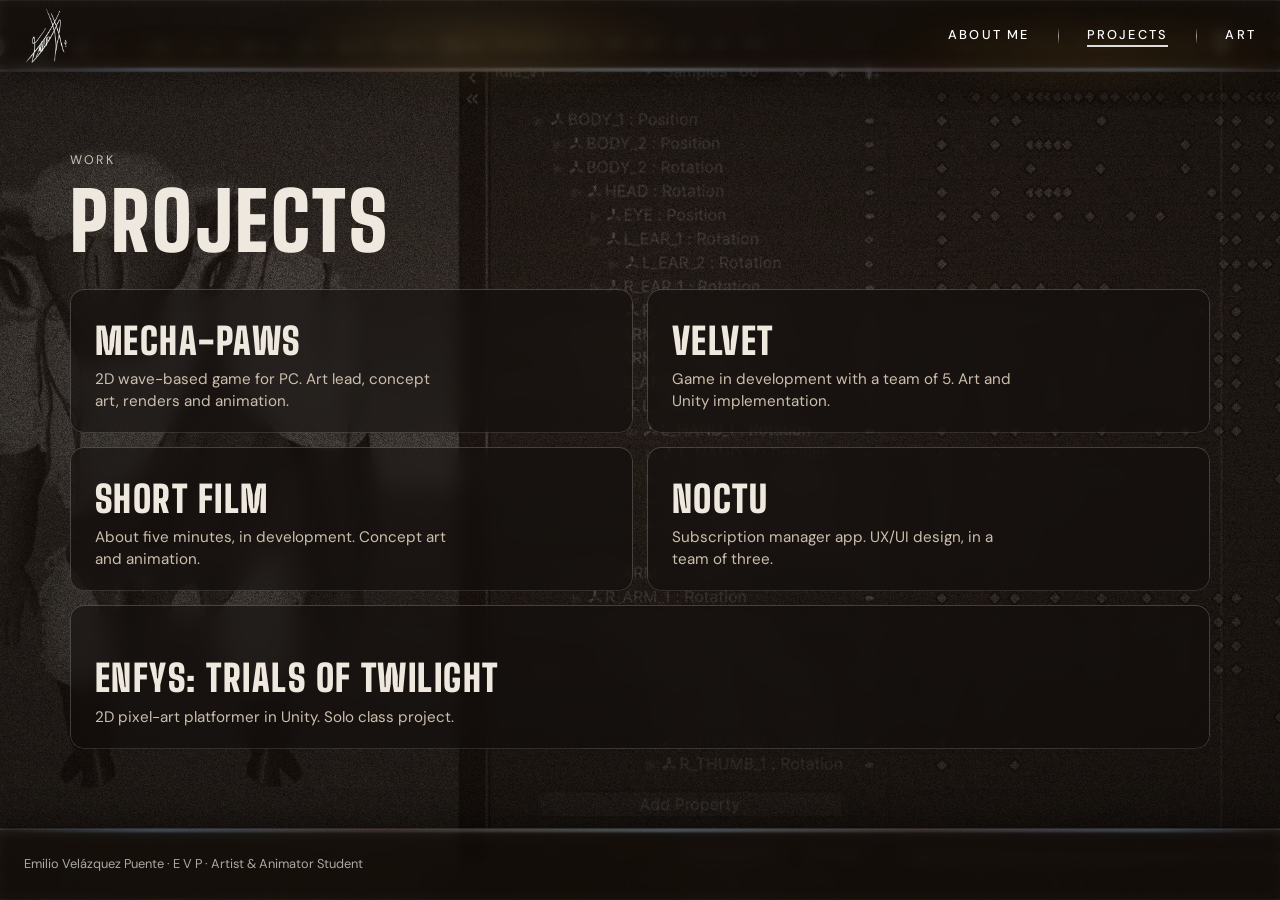
<file: projects.html>
<!doctype html>
<html lang="en">
<head>
<meta charset="utf-8">
<meta name="viewport" content="width=device-width,initial-scale=1">
<link rel="icon" href="icon-evp.ico?v=2" sizes="any">
<link rel="icon" type="image/png" sizes="32x32" href="icon-evp-32.png?v=2">
<link rel="apple-touch-icon" href="icon-evp-180.png?v=2">
<title>Projects · E V P</title>
<meta name="description" content="Portfolio of Emilio Velázquez Puente: artist and animator student.">
<link rel="stylesheet" href="assets/style.css?v=20261013i">
</head>
<body>
<header class="bar"><i class="bar-ext" aria-hidden="true"></i><div class="bar-in">
  <a class="brand" href="index.html" aria-label="Home"><img src="assets/img/signature.png" alt="E V P signature" width="33" height="42"></a>
  <nav class="links" aria-label="Pages"><a class="top" href="about.html">About me</a><span class="sep" aria-hidden="true"></span><a class="top" aria-current="page" href="projects.html">Projects</a><span class="sep" aria-hidden="true"></span><a class="top" href="art.html">Art</a></nav>
  <div class="menu">
    <button class="menu-btn" id="menu-btn" aria-expanded="false" aria-controls="menu-panel">Menu <svg viewBox="0 0 12 12" fill="none" stroke="currentColor" stroke-width="1.6" aria-hidden="true"><path d="M2 4.5l4 4 4-4"/></svg></button>
    <nav class="panel panel-3" id="menu-panel" aria-label="Pages" hidden><a href="about.html">About me</a><a href="projects.html" aria-current="page">Projects</a><a href="art.html">Art</a></nav>
  </div>
</div></header>
<main class="wrap page">
  <p class="label">Work</p>
  <h1>Projects</h1>
  <div class="hub"><a class="hub-card" href="mecha-paws.html"><img class="hc-img" src="assets/img/card-mecha-paws.webp" alt="" loading="lazy"><span class="hc-t">Mecha-Paws</span><span class="hc-d">2D wave-based game for PC. Art lead, concept art, renders and animation.</span></a><a class="hub-card" href="velvet.html"><img class="hc-img" src="assets/img/card-velvet.webp" alt="" loading="lazy"><span class="hc-t">Velvet</span><span class="hc-d">Game in development with a team of 5. Art and Unity implementation.</span></a><a class="hub-card" href="short-film.html"><img class="hc-img" src="assets/img/card-short-film.webp" alt="" loading="lazy"><span class="hc-t">Short film</span><span class="hc-d">About five minutes, in development. Concept art and animation.</span></a><a class="hub-card" href="noctu.html"><img class="hc-img" src="assets/img/card-noctu.webp" alt="" loading="lazy"><span class="hc-t">Noctu</span><span class="hc-d">Subscription manager app. UX/UI design, in a team of three.</span></a><a class="hub-card" href="enfys-game.html"><img class="hc-img" src="assets/img/card-enfys-game.webp" alt="" loading="lazy"><span class="hc-t">Enfys: Trials of Twilight</span><span class="hc-d">2D pixel-art platformer in Unity. Solo class project.</span></a></div>
</main><div class="proj-bg" aria-hidden="true"><i class="vid"><video src="assets/video/proj-cyclops.mp4" poster="assets/img/proj-bg-1.webp" autoplay loop muted playsinline preload="auto" aria-hidden="true"></video></i><i style="background-image:url(assets/img/proj-bg-2.webp)"></i><i style="background-image:url(assets/img/proj-bg-3.webp)"></i><i style="background-image:url(assets/img/proj-bg-4.webp)"></i><i style="background-image:url(assets/img/proj-bg-5.webp)"></i><div class="grain" aria-hidden="true"></div></div>
<footer><div class="wrap foot-in"><span>Emilio Velázquez Puente · E V P · Artist &amp; Animator Student</span></div></footer>
<script src="assets/site.js?v=20261013i"></script>
<script data-goatcounter="https://evp.goatcounter.com/count" async src="//gc.zgo.at/count.js"></script>
</body>
</html>
</file>
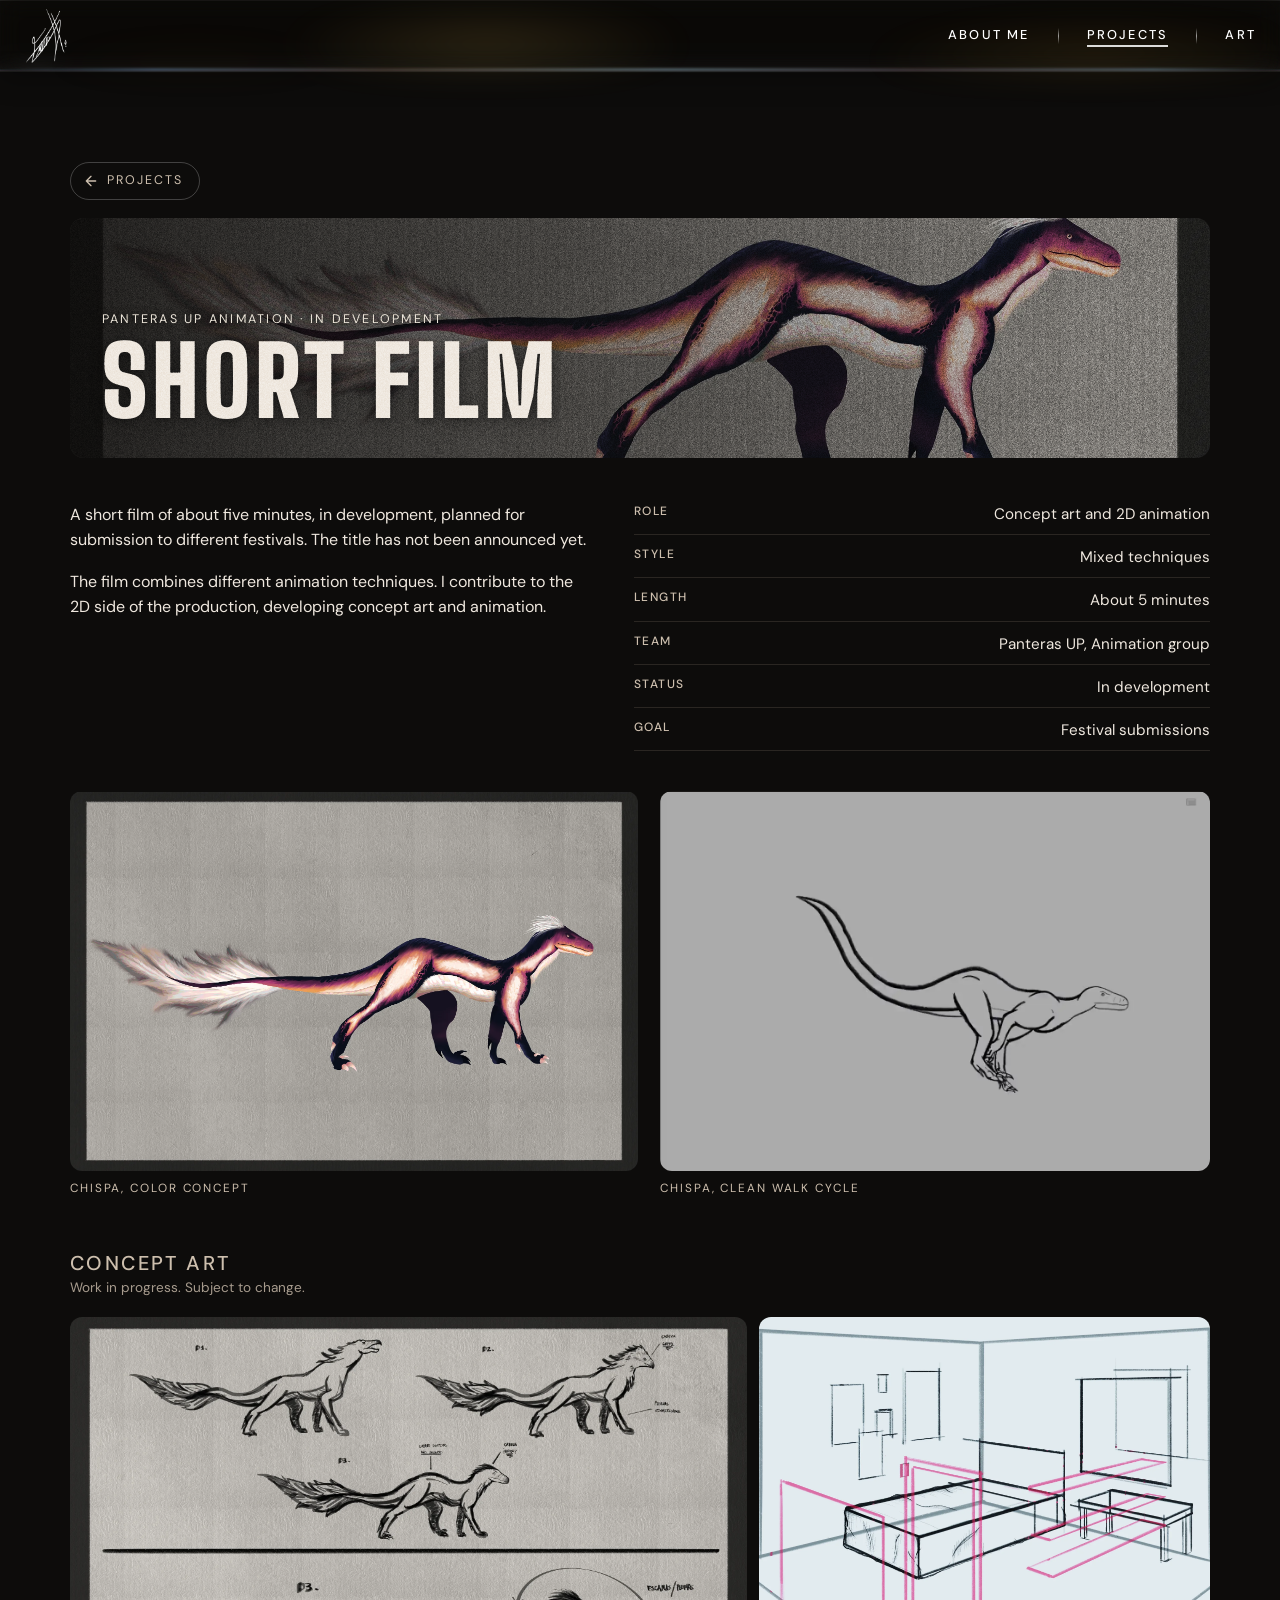
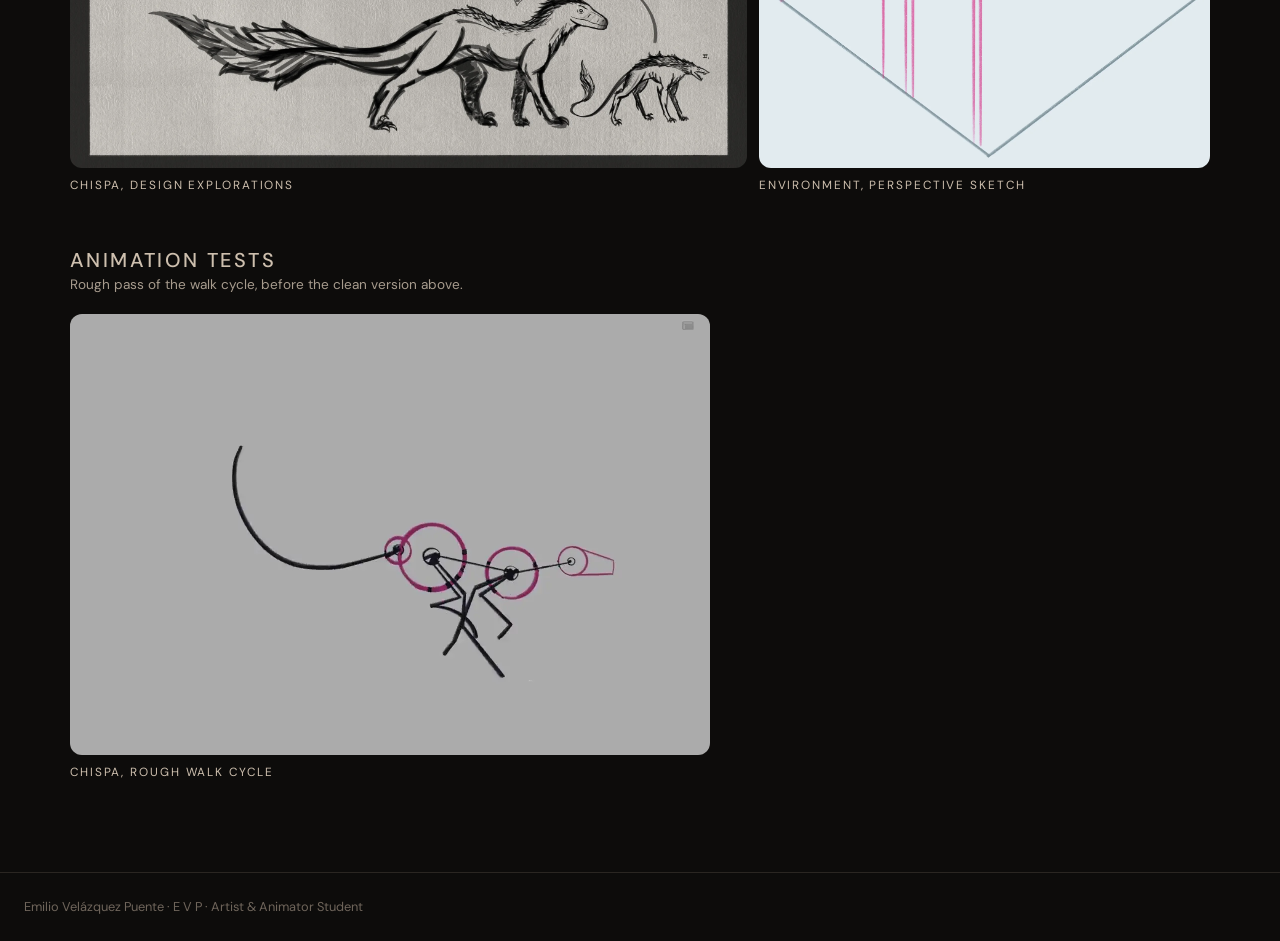
<file: short-film.html>
<!doctype html>
<html lang="en">
<head>
<meta charset="utf-8">
<meta name="viewport" content="width=device-width,initial-scale=1">
<link rel="icon" href="icon-evp.ico?v=2" sizes="any">
<link rel="icon" type="image/png" sizes="32x32" href="icon-evp-32.png?v=2">
<link rel="apple-touch-icon" href="icon-evp-180.png?v=2">
<title>Short film · E V P</title>
<meta name="description" content="Portfolio of Emilio Velázquez Puente: artist and animator student.">
<link rel="stylesheet" href="assets/style.css?v=20261013i">
</head>
<body>
<header class="bar"><i class="bar-ext" aria-hidden="true"></i><div class="bar-in">
  <a class="brand" href="index.html" aria-label="Home"><img src="assets/img/signature.png" alt="E V P signature" width="33" height="42"></a>
  <nav class="links" aria-label="Pages"><a class="top" href="about.html">About me</a><span class="sep" aria-hidden="true"></span><a class="top" aria-current="page" href="projects.html">Projects</a><span class="sep" aria-hidden="true"></span><a class="top" href="art.html">Art</a></nav>
  <div class="menu">
    <button class="menu-btn" id="menu-btn" aria-expanded="false" aria-controls="menu-panel">Menu <svg viewBox="0 0 12 12" fill="none" stroke="currentColor" stroke-width="1.6" aria-hidden="true"><path d="M2 4.5l4 4 4-4"/></svg></button>
    <nav class="panel panel-3" id="menu-panel" aria-label="Pages" hidden><a href="about.html">About me</a><a href="projects.html" aria-current="page">Projects</a><a href="art.html">Art</a></nav>
  </div>
</div></header>
<main class="wrap page">
  <a class="back" href="projects.html"><svg viewBox="0 0 24 24" fill="none" stroke="currentColor" stroke-width="2" stroke-linecap="round" stroke-linejoin="round" aria-hidden="true"><path d="M19 12H5M12 19l-7-7 7-7"/></svg><span>Projects</span></a><div class="banner page-banner" style="background-image:url(assets/img/film-chispa.webp);background-position:center 52%"><div class="grain" aria-hidden="true"></div><div class="banner-in"><p class="label">Panteras UP Animation · In development</p><h1>Short film</h1></div></div>
  <div class="intro">
    <div>
      <p>A short film of about five minutes, in development, planned for submission to different festivals. The title has not been announced yet.</p>
      <p>The film combines different animation techniques. I contribute to the 2D side of the production, developing concept art and animation.</p>
    </div>
    <ul class="facts"><li><b>Role</b><span>Concept art and 2D animation</span></li><li><b>Style</b><span>Mixed techniques</span></li><li><b>Length</b><span>About 5 minutes</span></li><li><b>Team</b><span>Panteras UP, Animation group</span></li><li><b>Status</b><span>In development</span></li><li><b>Goal</b><span>Festival submissions</span></li></ul>
  </div>
  <div class="duo film-duo">
    <figure class="sheet duo-item"><img src="assets/img/film-chispa.webp" alt="Chispa, color concept of a quadruped creature with a feathered tail" loading="lazy"><figcaption>Chispa, color concept</figcaption></figure>
    <figure class="clip uclip duo-item"><video src="assets/video/film-anim-2.mp4" poster="assets/video/film-anim-2.webp" autoplay loop muted playsinline preload="metadata" aria-label="Chispa, clean walk cycle animation"></video><figcaption>Chispa, clean walk cycle</figcaption></figure>
  </div>
  <section class="film-sec">
    <div class="sub"><h3>Concept art</h3><p class="sub-note">Work in progress. Subject to change.</p></div>
    <div class="mosaic"><figure class="sheet tile" style="--ar:1.5"><img src="assets/img/film-designs.webp" alt="Chispa, design explorations" loading="lazy"><figcaption>Chispa, design explorations</figcaption></figure><figure class="sheet tile" style="--ar:1.0"><img src="assets/img/film-room.webp" alt="Environment, perspective sketch" loading="lazy"><figcaption>Environment, perspective sketch</figcaption></figure></div>
    <div class="sub"><h3>Animation tests</h3><p class="sub-note">Rough pass of the walk cycle, before the clean version above.</p></div>
    <div class="row small" style="--cols:minmax(0,640px)"><figure class="clip uclip"><video src="assets/video/film-anim-1.mp4" poster="assets/video/film-anim-1.webp" autoplay loop muted playsinline preload="metadata" aria-label="Chispa, rough walk cycle animation"></video><figcaption>Chispa, rough walk cycle</figcaption></figure></div>
  </section>
</main>
<footer><div class="wrap foot-in"><span>Emilio Velázquez Puente · E V P · Artist &amp; Animator Student</span></div></footer>
<script src="assets/site.js?v=20261013i"></script>
<script data-goatcounter="https://evp.goatcounter.com/count" async src="//gc.zgo.at/count.js"></script>
</body>
</html>
</file>
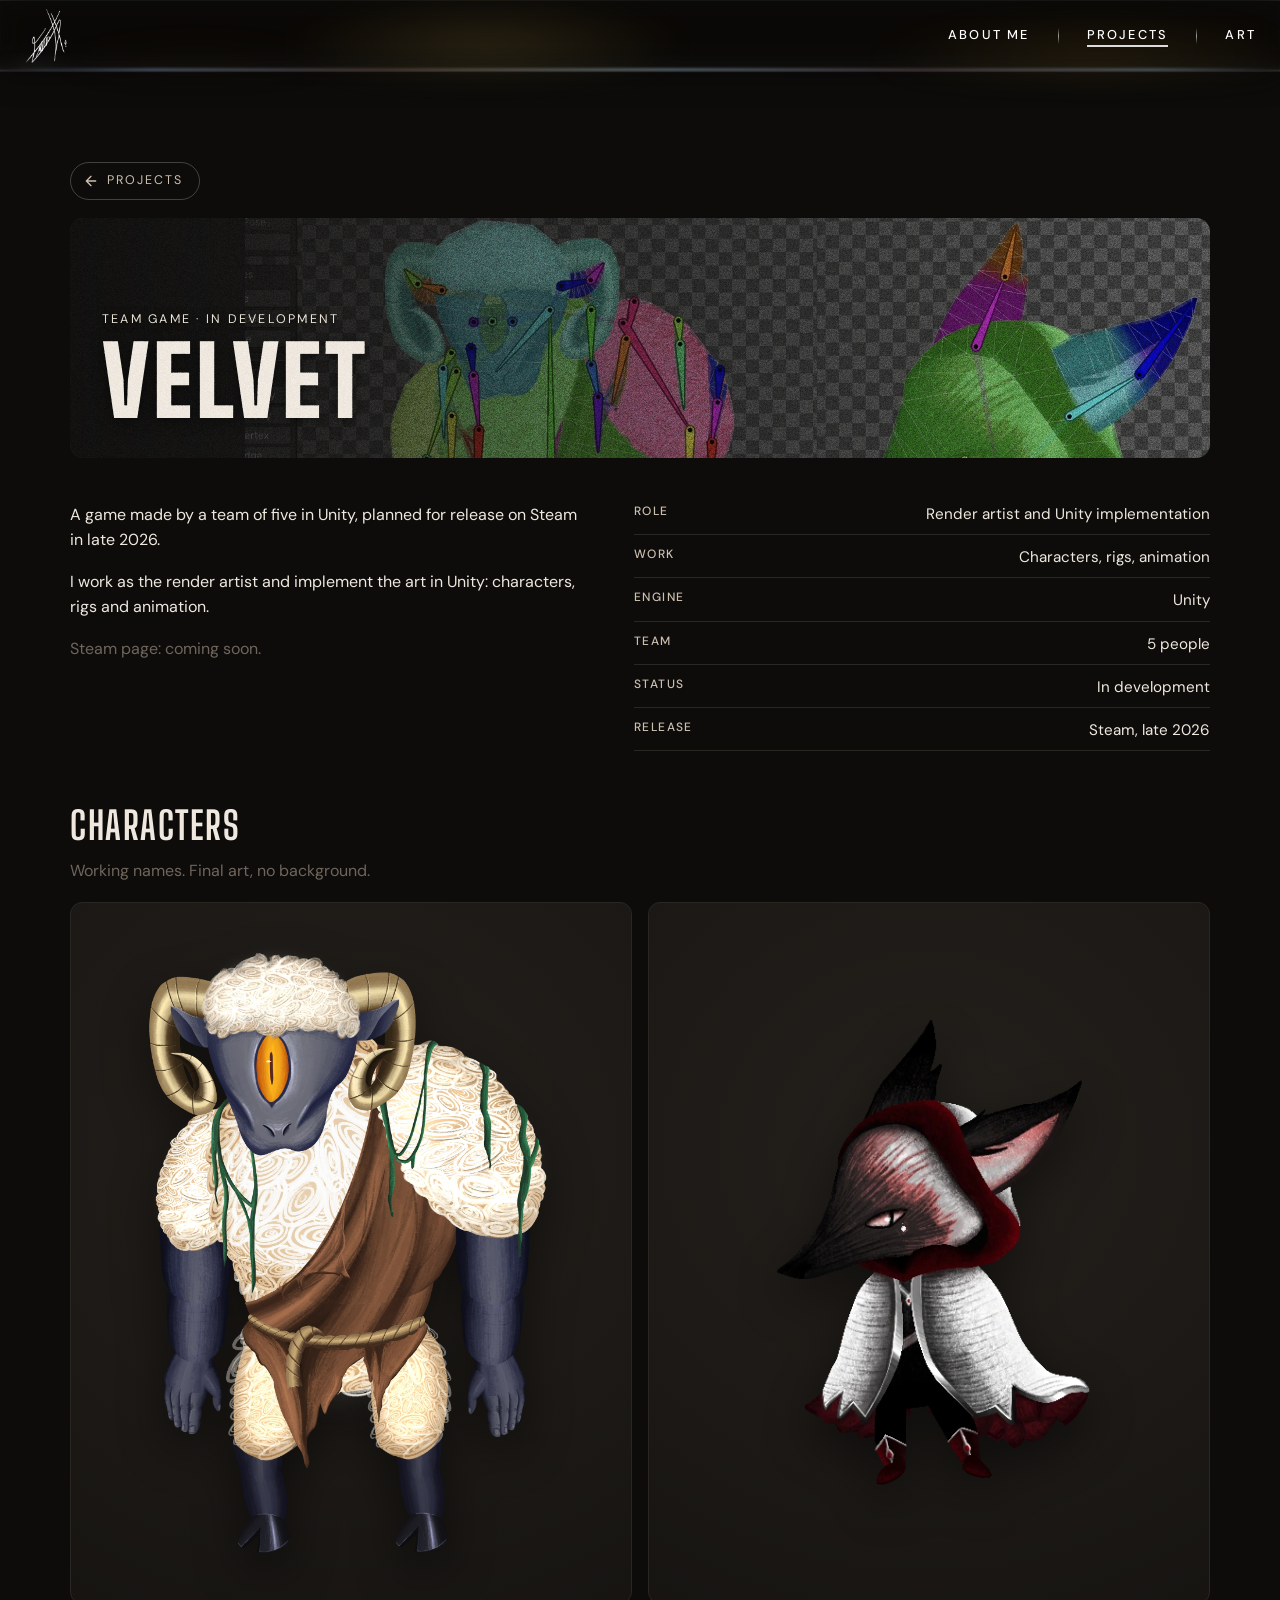
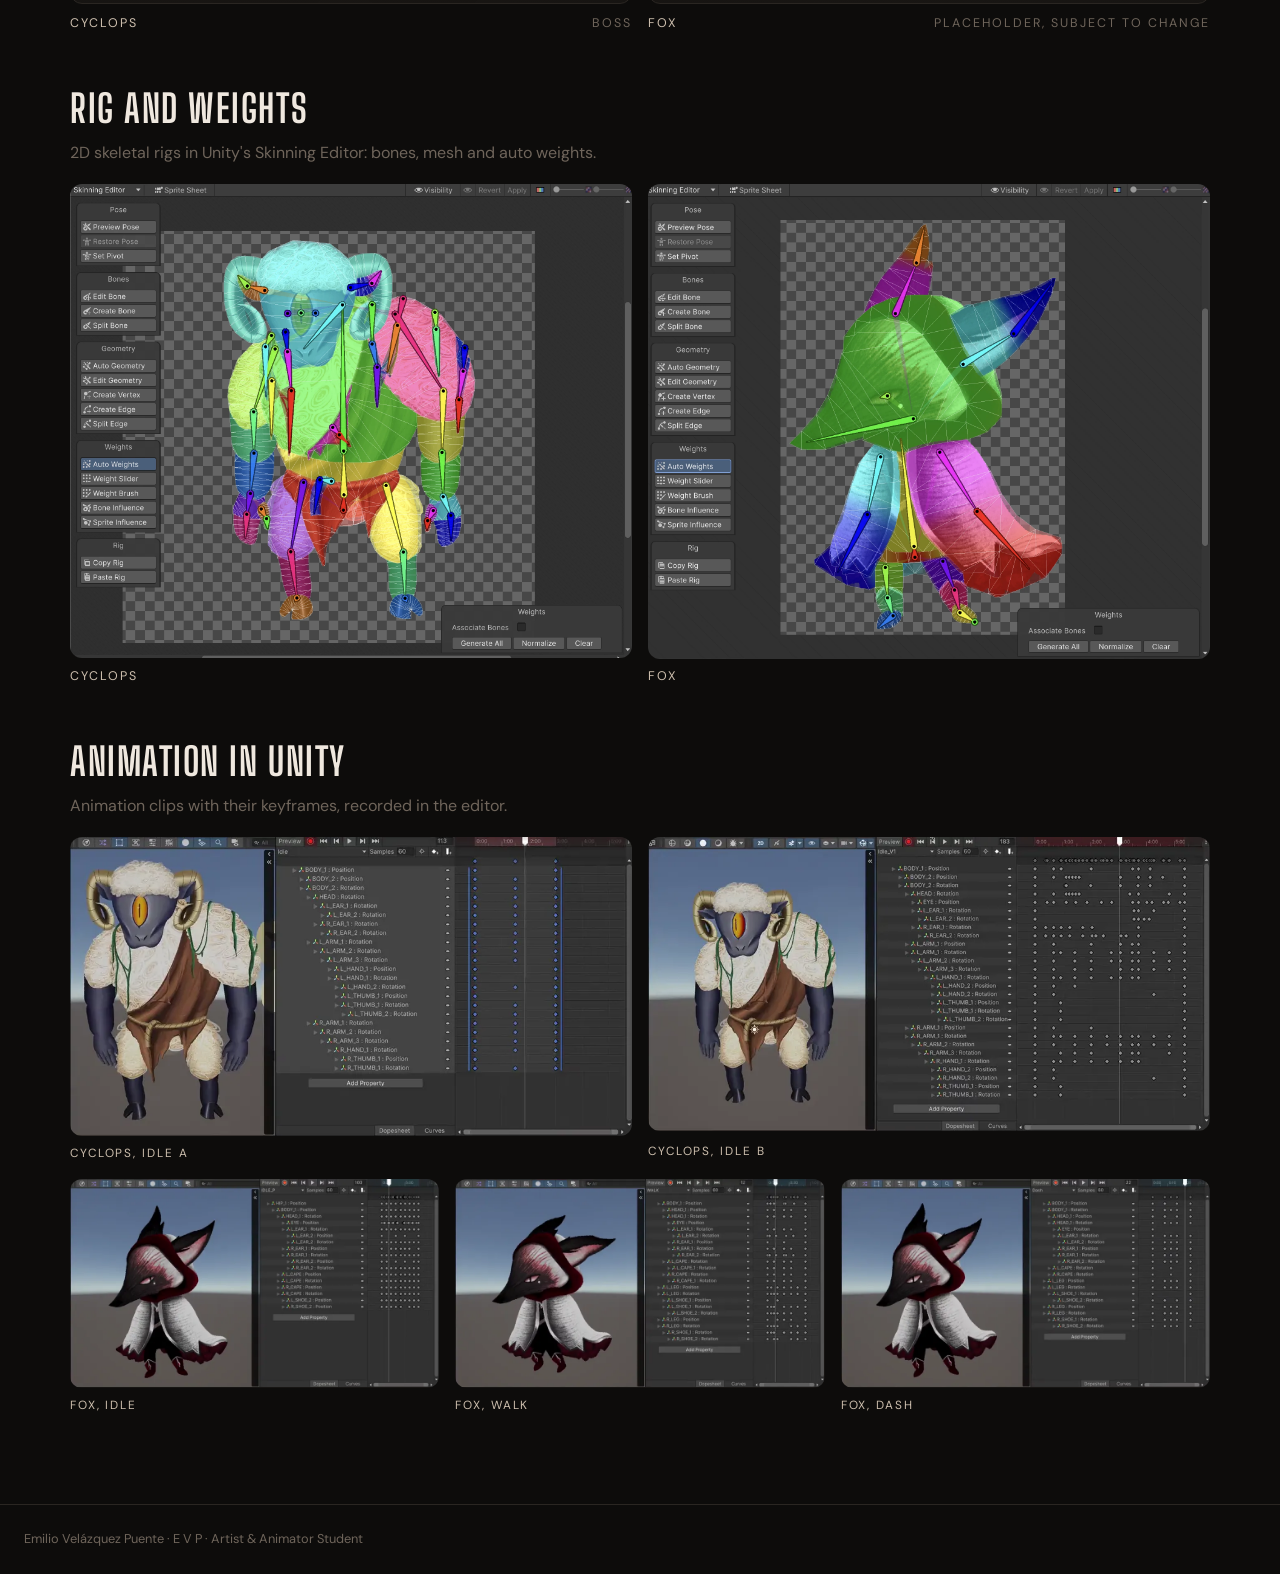
<file: velvet.html>
<!doctype html>
<html lang="en">
<head>
<meta charset="utf-8">
<meta name="viewport" content="width=device-width,initial-scale=1">
<link rel="icon" href="icon-evp.ico?v=2" sizes="any">
<link rel="icon" type="image/png" sizes="32x32" href="icon-evp-32.png?v=2">
<link rel="apple-touch-icon" href="icon-evp-180.png?v=2">
<title>Velvet · E V P</title>
<meta name="description" content="Portfolio of Emilio Velázquez Puente: artist and animator student.">
<link rel="stylesheet" href="assets/style.css?v=20261013i">
</head>
<body>
<header class="bar"><i class="bar-ext" aria-hidden="true"></i><div class="bar-in">
  <a class="brand" href="index.html" aria-label="Home"><img src="assets/img/signature.png" alt="E V P signature" width="33" height="42"></a>
  <nav class="links" aria-label="Pages"><a class="top" href="about.html">About me</a><span class="sep" aria-hidden="true"></span><a class="top" aria-current="page" href="projects.html">Projects</a><span class="sep" aria-hidden="true"></span><a class="top" href="art.html">Art</a></nav>
  <div class="menu">
    <button class="menu-btn" id="menu-btn" aria-expanded="false" aria-controls="menu-panel">Menu <svg viewBox="0 0 12 12" fill="none" stroke="currentColor" stroke-width="1.6" aria-hidden="true"><path d="M2 4.5l4 4 4-4"/></svg></button>
    <nav class="panel panel-3" id="menu-panel" aria-label="Pages" hidden><a href="about.html">About me</a><a href="projects.html" aria-current="page">Projects</a><a href="art.html">Art</a></nav>
  </div>
</div></header>
<main class="wrap page">
  <a class="back" href="projects.html"><svg viewBox="0 0 24 24" fill="none" stroke="currentColor" stroke-width="2" stroke-linecap="round" stroke-linejoin="round" aria-hidden="true"><path d="M19 12H5M12 19l-7-7 7-7"/></svg><span>Projects</span></a><div class="banner page-banner" style="background-image:url(assets/img/velvet-banner.webp);background-position:center 50%"><div class="grain" aria-hidden="true"></div><div class="banner-in"><p class="label">Team game · In development</p><h1>Velvet</h1></div></div>
  <div class="intro">
    <div>
      <p>A game made by a team of five in Unity, planned for release on Steam in late 2026.</p>
      <p>I work as the render artist and implement the art in Unity: characters, rigs and animation.</p>
      <p class="todo" style="margin-top:16px">Steam page: coming soon.</p>
    </div>
    <ul class="facts"><li><b>Role</b><span>Render artist and Unity implementation</span></li><li><b>Work</b><span>Characters, rigs, animation</span></li><li><b>Engine</b><span>Unity</span></li><li><b>Team</b><span>5 people</span></li><li><b>Status</b><span>In development</span></li><li><b>Release</b><span>Steam, late 2026</span></li></ul>
  </div>
  <section class="block"><h2>Characters</h2>
    <p class="todo" style="margin:-4px 0 18px">Working names. Final art, no background.</p>
    <div class="grid g2 chars">
      <figure class="char"><div class="char-img"><img src="assets/img/velvet-cyclops.webp" alt="Cyclops, boss character: a one-eyed ram creature in a wool coat" loading="lazy"></div><figcaption>Cyclops<span>Boss</span></figcaption></figure>
      <figure class="char"><div class="char-img"><img src="assets/img/velvet-fox.webp" alt="Fox, playable character: a fox in a red hooded cape" loading="lazy"></div><figcaption>Fox<span>Placeholder, subject to change</span></figcaption></figure>
    </div></section>
  <section class="block"><h2>Rig and weights</h2>
    <p class="todo" style="margin:-4px 0 18px">2D skeletal rigs in Unity's Skinning Editor: bones, mesh and auto weights.</p>
    <div class="grid g2">
      <figure class="shot"><img src="assets/img/velvet-rig-cyclops.webp" alt="Cyclops rig in Unity's Skinning Editor" loading="lazy" width="1860" height="1570"><figcaption>Cyclops</figcaption></figure>
      <figure class="shot"><img src="assets/img/velvet-rig-fox.webp" alt="Fox rig in Unity's Skinning Editor" loading="lazy" width="1850" height="1562"><figcaption>Fox</figcaption></figure>
    </div></section>
  <section class="block"><h2>Animation in Unity</h2>
    <p class="todo" style="margin:-4px 0 18px">Animation clips with their keyframes, recorded in the editor.</p>
    <div class="grid g2 wideclips">
      <figure class="clip uclip"><video src="assets/video/velvet-cyclops-idle-a.mp4" poster="assets/video/velvet-cyclops-idle-a.webp" autoplay loop muted playsinline preload="metadata" aria-label="Cyclops, idle A animation"></video><figcaption>Cyclops, idle A</figcaption></figure><figure class="clip uclip"><video src="assets/video/velvet-cyclops-idle-b.mp4" poster="assets/video/velvet-cyclops-idle-b.webp" autoplay loop muted playsinline preload="metadata" aria-label="Cyclops, idle B animation"></video><figcaption>Cyclops, idle B</figcaption></figure>
    </div>
    <div class="grid g3 wideclips" style="margin-top:16px">
      <figure class="clip uclip"><video src="assets/video/velvet-fox-idle.mp4" poster="assets/video/velvet-fox-idle.webp" autoplay loop muted playsinline preload="metadata" aria-label="Fox, idle animation"></video><figcaption>Fox, idle</figcaption></figure><figure class="clip uclip"><video src="assets/video/velvet-fox-walk.mp4" poster="assets/video/velvet-fox-walk.webp" autoplay loop muted playsinline preload="metadata" aria-label="Fox, walk animation"></video><figcaption>Fox, walk</figcaption></figure><figure class="clip uclip"><video src="assets/video/velvet-fox-dash.mp4" poster="assets/video/velvet-fox-dash.webp" autoplay loop muted playsinline preload="metadata" aria-label="Fox, dash animation"></video><figcaption>Fox, dash</figcaption></figure>
    </div></section>
</main>
<footer><div class="wrap foot-in"><span>Emilio Velázquez Puente · E V P · Artist &amp; Animator Student</span></div></footer>
<script src="assets/site.js?v=20261013i"></script>
<script data-goatcounter="https://evp.goatcounter.com/count" async src="//gc.zgo.at/count.js"></script>
</body>
</html>
</file>
<file: assets/style.css>
/* E V P portfolio. Black bar and pages, cream hero taken from the fox drawing's paper. */
@font-face{font-family:"Big Shoulders Display";font-weight:700;font-style:normal;font-display:swap;src:url(fonts/big-shoulders-display-latin-700-normal.woff2) format("woff2")}
@font-face{font-family:"Big Shoulders Display";font-weight:900;font-style:normal;font-display:swap;src:url(fonts/big-shoulders-display-latin-900-normal.woff2) format("woff2")}
@font-face{font-family:"DM Sans";font-weight:400;font-style:normal;font-display:swap;src:url(fonts/dm-sans-latin-400-normal.woff2) format("woff2")}
@font-face{font-family:"DM Sans";font-weight:500;font-style:normal;font-display:swap;src:url(fonts/dm-sans-latin-500-normal.woff2) format("woff2")}

:root{
  --ink:#0d0c0b;
  --ink-2:#171513;
  --paper:#e2ddc5;
  --taupe:#6f655b;
  --sand:#cdbfae;
  --line:#2a2622;
  --display:"Big Shoulders Display","Arial Narrow",Impact,sans-serif;
  --body:"DM Sans",system-ui,-apple-system,"Segoe UI",sans-serif;
  --bar-h:72px;
  color-scheme:dark;
}
*{box-sizing:border-box}
html{scroll-behavior:smooth}
body{margin:0;background:var(--ink);color:#efe8df;font-family:var(--body);font-size:16px;line-height:1.6}
a{color:inherit}
img{max-width:100%;display:block}
:focus-visible{outline:2px solid var(--sand);outline-offset:3px}
p{margin:0;max-width:62ch}
h1,h2,h3{font-family:var(--display);text-transform:uppercase;letter-spacing:.04em;line-height:.95;margin:0;text-wrap:balance}
.wrap{max-width:1180px;margin-inline:auto;padding-inline:20px}
.label{font-size:.78rem;letter-spacing:.18em;text-transform:uppercase;color:var(--sand)}

/* top bar */
.bar{position:sticky;top:12px;z-index:20;height:var(--bar-h);margin:12px 14px 0;border-radius:999px;
 background:linear-gradient(165deg,rgba(255,255,255,.20),rgba(255,255,255,.03) 42%,rgba(10,9,8,.22) 100%),rgba(18,16,14,.64);
 -webkit-backdrop-filter:blur(16px) saturate(1.4) brightness(.85);backdrop-filter:blur(16px) saturate(1.4) brightness(.85);
 border:1px solid rgba(255,255,255,.34);
 box-shadow:inset 0 1.5px 1px rgba(255,255,255,.7),inset 0 -1.5px 1px rgba(255,255,255,.22),inset 0 0 28px rgba(255,255,255,.06),0 10px 30px rgba(0,0,0,.35)}
.bar::before{content:"";position:absolute;inset:0;border-radius:inherit;background:radial-gradient(90% 120% at 18% -30%,rgba(255,255,255,.30),transparent 60%);pointer-events:none}
.bar-in{position:relative;height:100%;max-width:1400px;margin-inline:auto;padding-inline:26px;display:grid;grid-template-columns:1fr auto;align-items:center;gap:12px}
.brand{justify-self:start;display:flex;align-items:center;height:100%}
.brand img{height:42px;width:auto}
.menu{position:relative;justify-self:end}
.menu-btn{display:flex;align-items:center;gap:8px;background:none;border:1px solid rgba(255,255,255,.4);border-radius:999px;color:#fff;font:inherit;font-size:.8rem;letter-spacing:.16em;text-transform:uppercase;padding:8px 18px;cursor:pointer;background:rgba(255,255,255,.06)}
.menu-btn:hover,.menu-btn[aria-expanded="true"]{background:rgba(255,255,255,.16);border-color:rgba(255,255,255,.7)}
.menu-btn svg{width:12px;height:12px;transition:transform .15s}
.menu-btn[aria-expanded="true"] svg{transform:rotate(180deg)}
.panel{position:absolute;top:calc(100% + 10px);right:0;width:min(88vw,300px);background:rgba(24,21,18,.8);-webkit-backdrop-filter:blur(18px) saturate(1.3);backdrop-filter:blur(18px) saturate(1.3);border:1px solid rgba(255,255,255,.3);border-radius:26px;box-shadow:inset 0 1px 1px rgba(255,255,255,.55),0 18px 40px rgba(0,0,0,.4);padding:20px 24px;display:grid;gap:18px}
.panel[hidden]{display:none}
.panel h2{font-family:var(--body);font-size:.7rem;letter-spacing:.2em;font-weight:500;color:var(--sand);margin-bottom:6px}
.panel ul{list-style:none;margin:0;padding:0;display:grid;gap:2px}
.panel a{display:block;text-decoration:none;padding:6px 0;font-family:var(--display);font-weight:700;text-transform:uppercase;letter-spacing:.06em;font-size:1.35rem;line-height:1.1}
.panel a:hover,.panel a[aria-current="page"]{color:var(--sand)}
.social{justify-self:end;display:flex;gap:6px}
.social a{display:grid;place-items:center;width:40px;height:40px;color:#efe8df}
.social a:hover{color:var(--sand)}
.social svg{width:22px;height:22px}

/* home */
.hero{position:relative;isolation:isolate;margin-top:calc(-1 * (var(--bar-h) + 12px));height:100svh;min-height:480px;overflow:hidden;background:#cbc5af}
.hero{--posx:64%;--pos:var(--posx) 50%;--dx:0px;--dy:0px;--tx:0px;--ty:0px}
.hero img{position:absolute;inset:-16px;max-width:none;width:calc(100% + 32px);height:calc(100% + 32px);transform:translate3d(var(--dx),var(--dy),0);will-change:transform;object-fit:cover;object-position:var(--pos)}
/* two identical text layers: dark ink on the paper, light ink only where the drawing is black (mask made from the drawing) */
.hero-text{position:absolute;inset:-16px;transform:translate3d(var(--tx),var(--ty),0);will-change:transform;display:grid;place-content:center;justify-items:center;text-align:center;padding-inline:20px;pointer-events:none}
.hero-text.dark{color:var(--ink)}
.hero-text.light{color:#f4f0e4;-webkit-mask-image:url("[data-uri]");mask-image:url("[data-uri]");-webkit-mask-size:cover;mask-size:cover;-webkit-mask-position:calc(var(--posx) + var(--dx) - var(--tx)) calc(50% + var(--dy) - var(--ty));mask-position:calc(var(--posx) + var(--dx) - var(--tx)) calc(50% + var(--dy) - var(--ty));-webkit-mask-repeat:no-repeat;mask-repeat:no-repeat}
.hero h1,.hero .h1{margin:0;font-family:var(--display);font-weight:900;text-transform:uppercase;font-size:clamp(6rem,24vw,21rem);letter-spacing:.04em;line-height:.8;padding-left:.04em}
.hero .sub{margin:.5em 0 0;font-family:var(--display);font-weight:700;text-transform:uppercase;font-size:clamp(1.3rem,3.2vw,3rem);letter-spacing:.22em;line-height:1}
/* the name is drawn only by the glass layer; dark and light layers carry the tagline */
.hero-text.dark h1{color:transparent}
.hero-text.light .h1{color:transparent}
.hero .tag{margin-top:18px;font-weight:500;font-size:clamp(.72rem,1.2vw,.95rem);letter-spacing:.34em;text-transform:uppercase}
@media (max-aspect-ratio:1/1){.hero{--posx:93%;--pos:var(--posx) 50%}.hero h1,.hero .h1{font-size:clamp(5rem,38vw,9rem)}.hero .sub{font-size:clamp(.95rem,5.2vw,1.6rem);letter-spacing:.14em}}

/* inner pages */
.page{padding-block:clamp(40px,7vw,96px)}
.page h1{font-size:clamp(3rem,10vw,7rem);font-weight:900;margin-top:10px}
.sub{margin-top:14px;color:var(--sand)}
.intro{display:grid;grid-template-columns:1fr 1.1fr;gap:40px;margin-block:36px 40px;align-items:start}
.intro p+p{margin-top:16px}
.facts{display:grid;gap:10px;margin:0;padding:0;list-style:none;font-size:.95rem}
.facts li{display:flex;gap:16px;justify-content:space-between;border-bottom:1px solid var(--line);padding-bottom:8px}
.facts b{font-weight:500;letter-spacing:.12em;text-transform:uppercase;font-size:.75rem;color:var(--sand)}
.facts span{text-align:right}
.grid{display:grid;gap:16px}
.g2{grid-template-columns:repeat(2,minmax(0,1fr))}
.g3{grid-template-columns:repeat(3,minmax(0,1fr))}
.stack{display:grid;gap:16px}
.slot{margin:0;display:grid;place-items:center;text-align:center;background:var(--ink-2);border:1px dashed var(--taupe);color:var(--sand);font-size:.8rem;letter-spacing:.12em;text-transform:uppercase;padding:16px;overflow:hidden;max-width:100%}
.slot span{display:block;max-width:26ch}
.slot small{display:block;margin-top:6px;letter-spacing:.04em;text-transform:none;color:var(--taupe);font-size:.78rem}
.slot.filled{border:0;padding:0;background:var(--ink-2)}
.slot img{width:100%;height:100%;object-fit:cover}
.r-wide{aspect-ratio:16/9}.r-tall{aspect-ratio:3/4}.r-sq{aspect-ratio:1}.r-land{aspect-ratio:4/3}
.piece{display:grid;gap:14px;margin-top:64px}
.piece:first-of-type{margin-top:0}
.pmeta{display:flex;justify-content:space-between;gap:12px;align-items:baseline;flex-wrap:wrap}
.pmeta h2{font-size:clamp(1.8rem,4vw,2.8rem)}
.pmeta time{font-size:.8rem;letter-spacing:.14em;color:var(--sand)}
.todo{color:var(--taupe)}
.cert{display:grid;gap:10px;margin:0;padding:0;list-style:none}
.cert li{border-bottom:1px solid var(--line);padding-bottom:10px;display:flex;flex-wrap:wrap;gap:4px 16px;justify-content:space-between}
.cert a{text-underline-offset:3px}
.tags{display:flex;flex-wrap:wrap;gap:8px;margin:0;padding:0;list-style:none}
.tags li{border:1px solid var(--sand);padding:4px 12px;font-size:.78rem;letter-spacing:.12em;text-transform:uppercase}
.block{margin-top:56px}
.block h2{font-size:clamp(1.6rem,3.4vw,2.4rem);margin-bottom:18px}
.mail{font-family:var(--display);font-weight:700;font-size:clamp(1.6rem,5vw,3.2rem);letter-spacing:.04em;word-break:break-all;display:block;margin:24px 0 12px}
.links{display:flex;flex-wrap:wrap;gap:10px 28px;margin-top:20px}
.links a{letter-spacing:.14em;text-transform:uppercase;font-size:.85rem;text-underline-offset:4px}
.copy{margin-top:20px;background:none;border:1px solid var(--sand);color:var(--sand);font:inherit;font-size:.8rem;letter-spacing:.14em;text-transform:uppercase;padding:8px 16px;cursor:pointer}
.copy:hover{background:var(--sand);color:var(--ink)}
footer{border-top:1px solid var(--line);padding-block:24px;font-size:.8rem;color:var(--taupe)}

@media(max-width:820px){.intro{grid-template-columns:1fr}.g3{grid-template-columns:repeat(2,minmax(0,1fr))}}
@media(max-width:520px){.g2,.g3{grid-template-columns:1fr}.bar-in{padding-inline:16px}.bar{margin-inline:8px}.brand img{height:36px}.menu-btn{padding:8px 12px}}
@media(prefers-reduced-motion:reduce){html{scroll-behavior:auto}.menu-btn svg{transition:none}}

.hero-text.inv{color:transparent;background:url(img/fox-inv.webp) no-repeat calc(var(--posx) + var(--dx) - var(--tx)) calc(50% + var(--dy) - var(--ty)) / cover;-webkit-background-clip:text;background-clip:text;filter:drop-shadow(0 6px 14px rgba(0,0,0,.28))}
.hero-text.inv .tag,.hero-text.inv .sub{visibility:hidden}
.hero-text.dark .sub{color:var(--ink)}
.hero-text.light .sub{color:#f4f0e4}

/* bottom capsule on the home: mirrors the top bar and frames the drawing */
.hero-foot{position:absolute;z-index:5;left:14px;right:14px;bottom:14px;height:58px;border-radius:999px;display:flex;align-items:center;justify-content:center;gap:clamp(14px,3.4vw,46px);padding-inline:28px;
 background:linear-gradient(165deg,rgba(255,255,255,.18),rgba(255,255,255,.03) 42%,rgba(10,9,8,.22) 100%),rgba(18,16,14,.64);
 -webkit-backdrop-filter:blur(16px) saturate(1.4) brightness(.85);backdrop-filter:blur(16px) saturate(1.4) brightness(.85);
 border:1px solid rgba(255,255,255,.34);
 box-shadow:inset 0 1.5px 1px rgba(255,255,255,.7),inset 0 -1.5px 1px rgba(255,255,255,.22),inset 0 0 28px rgba(255,255,255,.06),0 -8px 28px rgba(0,0,0,.3)}
.hero-foot a,.hf-label{font-family:var(--display);font-weight:700;text-transform:uppercase;letter-spacing:.12em;font-size:1.05rem;text-decoration:none;color:#fff;white-space:nowrap}
.hf-label{font-family:var(--body);font-weight:500;font-size:.68rem;letter-spacing:.24em;color:rgba(255,255,255,.62);margin-right:auto}
.hero-foot a:hover{color:var(--sand)}
.hf-end{margin-left:auto}
@media(max-width:700px){.hero-foot{left:8px;right:8px;bottom:8px;height:52px;gap:12px;padding-inline:16px;justify-content:space-between}.hf-label{display:none}.hero-foot a{font-size:.9rem;letter-spacing:.06em}.hf-end{margin-left:0}}
.hf-mid{font-family:var(--body);font-weight:500;font-size:.72rem;letter-spacing:.24em;text-transform:uppercase;color:rgba(255,255,255,.88);white-space:nowrap}
.hero-foot a.hf-end{font-family:var(--body);font-weight:500;font-size:.78rem;letter-spacing:.08em;text-transform:none}
.hero-foot{justify-content:space-between}
@media(max-width:700px){.hf-mid{font-size:.6rem;letter-spacing:.14em;white-space:normal;text-align:center;line-height:1.5}.hero-foot{height:60px;justify-content:center}.hero-foot a.hf-end{display:none}}
.foot-in{display:flex;align-items:center;justify-content:space-between;gap:16px}
footer .social a{width:36px;height:36px;color:var(--taupe)}footer .social a:hover{color:var(--sand)}footer .social svg{width:20px;height:20px}
.hero-foot .social{gap:2px;margin-left:-8px}.hero-foot .social a{width:40px;height:40px;color:#fff}.hero-foot .social a:hover{color:var(--sand)}.hero-foot .social svg{width:22px;height:22px}
@media(max-width:700px){.hero-foot{justify-content:space-between}.hf-mid{display:none}.hero-foot a.hf-end{display:inline;font-size:.72rem}}
.hero-foot .hf-mid{position:absolute;left:50%;transform:translateX(-50%)}

/* top bar: inline page links on desktop, dropdown on narrow screens */
.links{justify-self:end;display:flex;align-items:center;gap:clamp(10px,1.6vw,22px)}
.links .grp{display:flex;gap:clamp(12px,1.5vw,22px)}
.links a{font-family:var(--display);font-weight:700;text-transform:uppercase;letter-spacing:.1em;font-size:1.02rem;text-decoration:none;color:#fff;white-space:nowrap;padding:6px 0;border-bottom:1.5px solid transparent;transition:border-color .15s,color .15s}
.links a:hover{color:var(--sand)}
.links a[aria-current="page"]{border-bottom-color:rgba(255,255,255,.85)}
.links .sep{width:1px;height:22px;background:rgba(255,255,255,.35)}
.bar .menu{display:none}
@media(max-width:1020px){.links{display:none}.bar .menu{display:block}}
/* bottom capsule: socials only */
.hero-foot{justify-content:center}
.hero-foot .social{margin-left:0;gap:10px}
.links a{line-height:1;padding:3px 0 7px}

/* full-width top bar (not a capsule) */
.bar{top:0;margin:0;border-radius:0;border:0;border-bottom:1px solid rgba(255,255,255,.28);box-shadow:inset 0 -1px 0 rgba(255,255,255,.08),0 8px 26px rgba(0,0,0,.28)}
.bar::before{border-radius:0;background:linear-gradient(180deg,rgba(255,255,255,.16),transparent 55%)}
.bar-in{grid-template-columns:auto 1fr auto;padding-inline:24px;max-width:none}
.links{justify-self:center;gap:clamp(18px,3vw,44px);height:100%}
.links .grp{display:contents}
.links .sep{display:none}
.links a{display:flex;align-items:center;height:100%;padding:0;border-bottom:0;position:relative;top:1px}
.links a[aria-current="page"]::after{content:"";position:absolute;left:0;right:0;bottom:15px;height:1.5px;background:rgba(255,255,255,.85)}
.bar .social{justify-self:end;display:flex}
.bar .social a{width:38px;height:38px;color:#fff}.bar .social a:hover{color:var(--sand)}.bar .social svg{width:21px;height:21px}
.hero{margin-top:calc(-1 * var(--bar-h))}
@media(max-width:1020px){.bar-in{grid-template-columns:auto 1fr auto}.bar .menu{justify-self:end;grid-column:2}.bar .social{grid-column:3}}
@media(max-width:520px){.bar-in{padding-inline:14px}.bar .social a{width:34px;height:34px}}
.bar .menu{position:static}
.bar .panel{right:14px;top:calc(100% + 8px)}
.links a{top:-8px}
.links a[aria-current="page"]::after{bottom:21px}

/* four sections */
.links{gap:clamp(24px,4vw,64px)}
.links a.top,.dd-btn{display:flex;align-items:center;gap:7px;height:100%;background:none;border:0;padding:0;cursor:pointer;font-family:var(--display);font-weight:700;text-transform:uppercase;letter-spacing:.12em;font-size:1.08rem;line-height:1;color:#fff;text-decoration:none;position:relative;top:-8px}
.links a.top:hover,.dd-btn:hover{color:var(--sand)}
.dd{position:relative;height:100%}
.dd-btn svg{width:11px;height:11px;transition:transform .15s;margin-top:1px}
.dd:hover .dd-btn svg,.dd.open .dd-btn svg{transform:rotate(180deg)}
.links [aria-current="page"].top::after{content:"";position:absolute;left:0;right:0;bottom:-8px;height:1.5px;background:rgba(255,255,255,.85)}
.dd-panel{position:absolute;top:calc(100% - 6px);left:50%;transform:translateX(-50%);min-width:190px;list-style:none;margin:0;padding:14px 20px;display:none;gap:6px;
 background:rgba(18,16,14,.82);-webkit-backdrop-filter:blur(16px) saturate(1.3);backdrop-filter:blur(16px) saturate(1.3);border:1px solid rgba(255,255,255,.28);border-radius:20px;box-shadow:inset 0 1px 1px rgba(255,255,255,.5),0 16px 36px rgba(0,0,0,.4)}
.dd:hover .dd-panel,.dd.open .dd-panel,.dd:focus-within .dd-panel{display:grid}
.dd-panel a{display:block;padding:5px 0;font-family:var(--display);font-weight:700;text-transform:uppercase;letter-spacing:.08em;font-size:1.2rem;line-height:1.1;color:#fff;text-decoration:none;white-space:nowrap;top:0;height:auto}
.dd-panel a:hover,.dd-panel a[aria-current="page"]{color:var(--sand)}
.links a[aria-current="page"]::after{display:none}
.links [aria-current="page"].top::after{display:block;bottom:17px}

/* plain links with a divider */
.links{gap:clamp(18px,2.6vw,38px)}
.links .sep{display:block;width:1px;height:20px;background:linear-gradient(180deg,transparent,rgba(255,255,255,.6),transparent);position:relative;top:-8px}
.hub{display:grid;grid-template-columns:repeat(2,minmax(0,1fr));gap:18px;margin-top:40px}
.hub-card{display:grid;gap:10px;padding:28px;border:1px solid var(--line);background:var(--ink-2);text-decoration:none;transition:border-color .15s,background .15s}
.hub-card:hover{border-color:var(--sand);background:#1d1a17}
.hc-t{font-family:var(--display);font-weight:900;text-transform:uppercase;font-size:clamp(1.8rem,4vw,3rem);letter-spacing:.04em;line-height:.95}
.hc-d{color:var(--sand);font-size:.95rem;max-width:36ch}
.find{list-style:none;margin:0;padding:0;display:flex;flex-wrap:wrap;gap:14px}
.find a{display:flex;align-items:center;gap:10px;padding:10px 18px;border:1px solid var(--line);border-radius:999px;text-decoration:none}
.find a:hover{border-color:var(--sand);color:var(--sand)}
.find svg{width:20px;height:20px}
@media(max-width:600px){.hub{grid-template-columns:1fr}}
.bar-in{grid-template-columns:auto 1fr auto}
.bar .social{display:none}
.bar-in{grid-template-columns:1fr auto 1fr}
.links{grid-column:2}
.bar .menu{grid-column:3;justify-self:end}

/* links at the right end, DM Sans */
.links{grid-column:3;justify-self:end;gap:clamp(16px,2.2vw,30px)}
.links a.top{font-family:var(--body);font-weight:500;font-size:.8rem;letter-spacing:.17em;top:0}
.links .sep{top:0;height:16px}
.links [aria-current="page"].top::after{bottom:21px;height:1.5px}
.links a.top{padding:0}
.bar .links{margin:0}
.bar .links a.top{font-size:.8rem;letter-spacing:.17em}
.clinks{display:flex;flex-wrap:wrap;gap:10px 28px;margin-top:20px}
.clinks a{letter-spacing:.14em;text-transform:uppercase;font-size:.85rem;text-underline-offset:4px}

/* animated film grain over the hero */
.grain{position:absolute;inset:-60px;z-index:4;pointer-events:none;background:url(img/grain.png) 0 0/320px 320px;mix-blend-mode:overlay;opacity:.34;animation:grain 1s steps(1) infinite;will-change:transform}
@keyframes grain{0%{transform:translate(0,0)}10%{transform:translate(-18px,12px)}20%{transform:translate(14px,-22px)}30%{transform:translate(-26px,-8px)}40%{transform:translate(20px,18px)}50%{transform:translate(-10px,26px)}60%{transform:translate(24px,-14px)}70%{transform:translate(-22px,20px)}80%{transform:translate(8px,-26px)}90%{transform:translate(-16px,-18px)}100%{transform:translate(0,0)}}
@media(prefers-reduced-motion:reduce){.grain{animation:none}}
/* larger signature, EVP optically centred */
.brand img{height:58px;width:auto}
.hero h1,.hero .h1{padding-left:.03em}
.links [aria-current="page"].top::after{bottom:calc(50% - 11px)}
@media(max-width:520px){.brand img{height:48px}}

/* project cards: rounded, image revealed on hover */
.hub-card{position:relative;overflow:hidden;isolation:isolate;border-radius:14px;min-height:190px;align-content:end}
.hub-card .hc-t,.hub-card .hc-d{position:relative;z-index:2;transition:color .25s,text-shadow .25s}
.hc-img{position:absolute;inset:0;width:100%;height:100%;object-fit:cover;z-index:0;opacity:0;transform:scale(1.06);transition:opacity .35s ease,transform .6s ease}
.hc-img.empty{display:grid;place-items:center;border:1px dashed var(--taupe);border-radius:inherit;background:repeating-linear-gradient(135deg,#1d1a17 0 14px,#211e1b 14px 28px)}
.hc-img.empty i{font-style:normal;font-size:.72rem;letter-spacing:.2em;text-transform:uppercase;color:var(--taupe)}
.hub-card::after{content:"";position:absolute;inset:0;z-index:1;border-radius:inherit;background:linear-gradient(0deg,rgba(13,12,11,.82),rgba(13,12,11,.15) 65%);opacity:0;transition:opacity .35s}
.hub-card:hover .hc-img,.hub-card:focus-visible .hc-img{opacity:1;transform:scale(1)}
.hub-card:hover::after,.hub-card:focus-visible::after{opacity:1}
.hub-card:hover .hc-t,.hub-card:focus-visible .hc-t{color:#fff;text-shadow:0 2px 14px rgba(0,0,0,.5)}
.hub-card:hover .hc-d,.hub-card:focus-visible .hc-d{color:#efe8df}
@media(hover:none){.hc-img{opacity:.35;transform:none}.hub-card::after{opacity:1}}
@media(prefers-reduced-motion:reduce){.hc-img,.hub-card::after{transition:none}}

/* Mecha-Paws media */
.sheet,.clip{margin:0;display:grid;gap:8px}
.sheet img{width:100%;height:auto;border-radius:12px;display:block}
.clip video{width:100%;aspect-ratio:4/3;object-fit:cover;border-radius:12px;display:block;background:var(--ink-2)}
.sheet figcaption,.clip figcaption{font-size:.74rem;letter-spacing:.16em;text-transform:uppercase;color:var(--sand)}
.slot.filled img{border-radius:12px}
.slot.filled{border-radius:12px;overflow:hidden}
@media(max-width:520px){.clips{grid-template-columns:repeat(2,minmax(0,1fr))!important}}
@media(prefers-reduced-motion:reduce){}

/* Velvet */
.char{margin:0;display:grid;gap:10px}
.char-img{display:grid;place-items:center;aspect-ratio:4/5;border-radius:12px;background:radial-gradient(120% 90% at 50% 35%,#24201c,#141210);padding:clamp(14px,3vw,34px);border:1px solid var(--line)}
.char-img img{max-width:100%;max-height:100%;width:auto;height:auto;object-fit:contain;filter:drop-shadow(0 18px 24px rgba(0,0,0,.45))}
.char figcaption,.shot figcaption{display:flex;justify-content:space-between;gap:12px;font-size:.78rem;letter-spacing:.16em;text-transform:uppercase;color:var(--sand)}
.char figcaption span{color:var(--taupe)}
.shot{margin:0;display:grid;gap:8px}
.shot img{width:100%;height:auto;border-radius:12px;display:block}
.uclip video{aspect-ratio:auto;object-fit:contain}
.char-img img[src*="fox"]{image-rendering:auto;max-height:78%}
.chars>*,.grid>*{min-width:0}
.char-img{position:relative;display:block;padding:0;overflow:hidden}
.char-img img{position:absolute;inset:clamp(14px,3vw,34px);width:calc(100% - 2*clamp(14px,3vw,34px));height:calc(100% - 2*clamp(14px,3vw,34px));max-height:none!important;object-fit:contain}
.char-img img[src*="fox"]{inset:16% 8%;width:84%;height:68%}

/* art page */
.g4{grid-template-columns:repeat(4,minmax(0,1fr))}
.grid.top{align-items:start}
.piece>.sheet,.piece>.grid{margin:0}
.piece .note,.block>.note{color:var(--sand);font-size:.95rem;max-width:62ch;margin:0}
.note a{color:inherit;text-decoration:underline;text-underline-offset:3px}
.block .piece+.piece{margin-top:80px}
@media(max-width:820px){.g4{grid-template-columns:repeat(2,minmax(0,1fr))}}
@media(max-width:520px){.g4{grid-template-columns:1fr}}
.sheet.narrow{max-width:640px}
.block>.note+.grid{margin-top:20px}
.sheet.lightbg img{background:#c9c4bb}

/* about */
.avatar{width:104px;height:104px;border-radius:50%;object-fit:cover;display:block;margin:0 0 22px;border:1px solid rgba(255,255,255,.18)}
.about-art{margin:0}
.about-art img{width:100%;height:auto;display:block;border-radius:14px}

/* art page v2: hierarchy */
.art-sec{margin-top:112px;scroll-margin-top:96px}
.art-sec:first-of-type{margin-top:72px}
.sec-head{display:flex;justify-content:space-between;align-items:baseline;gap:12px;flex-wrap:wrap;border-top:1px solid rgba(255,255,255,.14);padding-top:22px}
.sec-head h2{font-size:clamp(2.6rem,6vw,4.6rem);line-height:1}
.sec-head time{font-size:.8rem;letter-spacing:.14em;color:var(--sand)}
.art-sec>.desc{max-width:62ch;color:var(--sand);margin:14px 0 36px;font-size:1.02rem}
.sub{margin:56px 0 18px}
.sub h3{font-family:inherit;font-size:1.25rem;letter-spacing:.12em;text-transform:uppercase;font-weight:500;margin:0}
.sub .sub-note{margin:4px 0 0;font-size:.85rem;color:var(--sand);opacity:.8}
.art-sec .sub:first-of-type{margin-top:0}
.year{font-size:1.05rem;letter-spacing:.1em;text-transform:uppercase;font-weight:500;margin:34px 0 4px}
.year-note{margin:0 0 16px;color:var(--sand);font-size:.92rem;max-width:62ch}
.row{display:grid;grid-template-columns:var(--cols);gap:14px;align-items:start;margin-top:14px}
.row.final{margin-top:28px}
.row.small .sheet{opacity:.98}
.jump{display:flex;flex-wrap:wrap;gap:8px 22px;margin:28px 0 0}
.jump a{font-size:.8rem;letter-spacing:.16em;text-transform:uppercase;color:var(--sand);text-decoration:none;border-bottom:1px solid transparent}
.jump a:hover{color:var(--ink-on,#f2ede4);border-color:currentColor}
.lead-fig{margin:0 0 8px;max-width:680px}
.sheet.big figcaption{font-size:.86rem;letter-spacing:.14em;color:#f2ede4}
.scenes .clip video{width:100%}
.scenes{gap:10px}
/* carousel */
.carousel{position:relative}
.carousel .track{display:flex;gap:14px;overflow-x:auto;scroll-snap-type:x mandatory;scrollbar-width:thin;padding-bottom:12px}
.slide{margin:0;flex:0 0 auto;scroll-snap-align:start;display:grid;gap:8px}
.slide img{height:420px;width:auto;display:block;border-radius:12px}
.slide figcaption{font-size:.74rem;letter-spacing:.16em;text-transform:uppercase;color:var(--sand)}
.car-btn{position:absolute;top:190px;z-index:2;width:44px;height:44px;border-radius:50%;border:1px solid rgba(255,255,255,.3);background:rgba(13,12,11,.72);backdrop-filter:blur(6px);color:#f2ede4;font-size:1.2rem;cursor:pointer}
.car-btn.prev{left:8px}.car-btn.next{right:8px}
.car-btn:hover{background:rgba(13,12,11,.92)}
@media(max-width:820px){.row{grid-template-columns:repeat(2,minmax(0,1fr)) !important}.row.final,.row.small{grid-template-columns:minmax(0,1fr) !important}.scenes{grid-template-columns:repeat(3,minmax(0,1fr)) !important}.slide img{height:320px}.car-btn{top:140px}}
@media(max-width:520px){.scenes{grid-template-columns:repeat(2,minmax(0,1fr)) !important}.row[style*="--cols:minmax"]{grid-template-columns:minmax(0,1fr) !important}.art-sec{margin-top:80px}}

/* enfys banner + duo */
.banner{position:relative;border-radius:14px;overflow:hidden;background-size:cover;background-position:center 36%;background-repeat:no-repeat;margin:0 0 36px}
.banner::before{content:"";position:absolute;inset:0;background:linear-gradient(90deg,rgba(13,12,11,.88) 0%,rgba(13,12,11,.6) 45%,rgba(13,12,11,.2) 100%)}
.banner-in{position:relative;padding:26px 30px 28px}
.banner .sec-head{border-top:0;padding-top:0}
.banner .sec-head h2{font-size:clamp(2.4rem,5vw,3.8rem)}
.banner .desc{margin:10px 0 0 !important;max-width:58ch}
.duo{--h:min(64vh,590px,calc((100vw - 72px)/1.78));display:flex;gap:22px;justify-content:space-between;align-items:flex-start;flex-wrap:nowrap}
.duo .sheet{width:max-content;max-width:100%}
.duo .sheet img{height:var(--h);width:auto;max-width:100%;object-fit:contain}
.duo .sheet.lightbg img{width:var(--h);height:var(--h)}
@media(max-width:820px){.duo{--h:auto;flex-wrap:wrap}.duo .sheet{width:100%}.duo .sheet img,.duo .sheet.lightbg img{width:100%;height:auto}}

/* vyke */
.banner-video>video{position:absolute;inset:0;width:100%;height:100%;object-fit:cover;object-position:center 50%;transform:scale(1.3)}
.sheet.darkbg img{background:#4b4946}
.duo .clip video{height:var(--h);width:auto;max-width:100%;display:block;border-radius:12px;background:#1a1816}
.duo .clip{width:max-content;max-width:100%}
@media(max-width:820px){.duo .clip{width:100%}.duo .clip video{width:100%;height:auto}}
.banner-video>video{transform:scale(1.08);object-position:center 53%}
.banner-video::before{background:linear-gradient(90deg,rgba(13,12,11,.94) 0%,rgba(13,12,11,.8) 50%,rgba(13,12,11,.35) 100%)}
.duo.tight{justify-content:center;gap:28px}
.banner-video>video{z-index:0}
.banner-video::before{z-index:1}
.banner-video .banner-in{z-index:2}

/* studies */
.studies-duo{--h:min(52vh,390px,calc((100vw - 94px)/2.9));justify-content:space-between}
.mosaic{display:flex;gap:12px;align-items:flex-start}
.mosaic .tile{flex:var(--ar) 1 0;min-width:0;margin:0}
.mosaic .tile img{width:100%;height:auto;aspect-ratio:var(--ar);object-fit:cover}
@media(max-width:820px){.studies-duo{--h:auto}.mosaic{flex-wrap:wrap}.mosaic .tile{flex:1 1 calc(50% - 6px)}}
@media(max-width:520px){.mosaic .tile{flex:1 1 100%}}
.banner .sec-head time{color:#f2ede4;text-shadow:0 1px 8px rgba(0,0,0,.85)}
.banner .desc{text-shadow:0 1px 8px rgba(0,0,0,.6)}
.contests-duo{--h:min(52vh,400px,calc((100vw - 94px)/2.85));justify-content:space-between}
@media(max-width:820px){.contests-duo{--h:auto}}
.banner .grain{z-index:3;opacity:.3}

/* section jump links, lit with each section's dominant color */
.jump a{color:var(--sand);text-shadow:none;padding-bottom:4px;transition:color .25s,text-shadow .25s,border-color .25s}
.jump a:hover,.jump a:focus-visible{color:var(--c);text-shadow:0 0 16px var(--c),0 0 34px color-mix(in srgb,var(--c) 55%,transparent);border-color:var(--c)}

/* back to top */
.to-top{position:fixed;right:20px;bottom:20px;z-index:50;width:46px;height:46px;border-radius:50%;border:1px solid rgba(255,255,255,.28);background:rgba(13,12,11,.72);backdrop-filter:blur(8px);-webkit-backdrop-filter:blur(8px);color:#f2ede4;cursor:pointer;display:grid;place-items:center;opacity:0;transform:translateY(10px);pointer-events:none;transition:opacity .25s,transform .25s,background .2s}
.to-top.show{opacity:1;transform:none;pointer-events:auto}
.to-top:hover{background:rgba(13,12,11,.92);border-color:rgba(255,255,255,.55)}
.to-top svg{width:18px;height:18px}

/* project pages: back button + page banner */
.back{display:inline-flex;align-items:center;gap:8px;margin:0 0 18px;padding:8px 16px 8px 12px;border:1px solid rgba(255,255,255,.22);border-radius:999px;color:var(--sand);font-size:.78rem;letter-spacing:.16em;text-transform:uppercase;text-decoration:none;transition:color .2s,border-color .2s,background .2s}
.back svg{width:16px;height:16px;transition:transform .2s}
.back:hover,.back:focus-visible{color:#f2ede4;border-color:rgba(255,255,255,.55);background:rgba(255,255,255,.05)}
.back:hover svg{transform:translateX(-3px)}
.page-banner{min-height:240px;display:flex;align-items:flex-end;margin-bottom:44px;background-size:cover;background-repeat:no-repeat}
.page-banner .banner-in{width:100%;padding:28px 32px 30px}
.page-banner .label{margin:0 0 6px;color:#e9e2d6;text-shadow:0 1px 8px rgba(0,0,0,.8)}
.page-banner h1{margin:0;font-size:clamp(3rem,8vw,6rem);line-height:.95;text-shadow:0 2px 14px rgba(0,0,0,.55)}
.film-duo{--h:min(46vh,380px,calc((100vw - 94px)/3.1));justify-content:space-between;margin-top:8px}
.film-sec{margin-top:8px}
@media(max-width:820px){.film-duo{--h:auto}.page-banner{min-height:190px}}

/* noctu */
.btn{display:inline-flex;align-items:center;gap:10px;padding:12px 22px;border:1px solid rgba(255,255,255,.4);border-radius:999px;color:#f2ede4;text-decoration:none;font-size:.82rem;letter-spacing:.16em;text-transform:uppercase;transition:background .2s,border-color .2s,color .2s}
.btn svg{width:16px;height:16px;transition:transform .2s}
.btn:hover,.btn:focus-visible{background:#f2ede4;color:#0d0c0b;border-color:#f2ede4}
.btn:hover svg{transform:translate(2px,-2px)}
.noctu-duo{--h:min(62vh,560px,calc((100vw - 60px)/1.55));gap:22px}
.narrow-mosaic{max-width:620px}
.sheet img[src*="noctu-"]{border-radius:12px}
@media(max-width:820px){.noctu-duo{--h:auto}}

/* mobile dropdown: three sections, like the desktop bar */
.panel-3{gap:0;padding:8px 24px;width:min(88vw,260px)}
.panel-3 a{padding:14px 0;font-size:1.5rem;border-bottom:1px solid rgba(255,255,255,.14)}
.panel-3 a:last-child{border-bottom:0}

/* skills and tools table */
.skills{width:100%;border-collapse:collapse;font-size:.95rem;line-height:1.45}
.skills th,.skills td{text-align:left;vertical-align:top;padding:14px 18px 14px 0;border-bottom:1px solid rgba(255,255,255,.16)}
.skills thead th{font-family:var(--body);font-size:.7rem;font-weight:500;letter-spacing:.2em;text-transform:uppercase;color:var(--sand);padding-top:0;border-bottom-color:rgba(255,255,255,.4)}
.skills tbody th{font-family:var(--display);font-weight:700;text-transform:uppercase;letter-spacing:.06em;font-size:1.05rem;white-space:nowrap;width:1%}
.skills td:nth-child(2){width:40%}
@media(max-width:700px){
  .skills,.skills tbody,.skills tr,.skills th,.skills td{display:block;width:auto}
  .skills thead{display:none}
  .skills tr{padding:16px 0;border-bottom:1px solid rgba(255,255,255,.16)}
  .skills th,.skills td{border:0;padding:0}
  .skills tbody th{white-space:normal;font-size:1.15rem;margin-bottom:6px;width:auto}
  .skills td{margin-top:4px;display:grid;grid-template-columns:62px 1fr;gap:8px}
  .skills td::before{content:attr(data-l);font-size:.68rem;letter-spacing:.18em;text-transform:uppercase;color:var(--sand);padding-top:3px}
  .skills td:nth-child(2){width:auto}
}
.skills th:first-child{padding-right:64px}
.skills td{padding-right:40px}
@media(max-width:700px){.skills th:first-child,.skills td{padding-right:0}}
.skills th:first-child{padding-right:130px}
.skills td{padding-right:70px}
@media(max-width:1100px){.skills th:first-child{padding-right:80px}.skills td{padding-right:40px}}
@media(max-width:700px){.skills th:first-child,.skills td{padding-right:0}}
/* more room between Area and Skills only */
.skills th:first-child{padding-right:170px}
.skills td{padding-right:36px}
@media(max-width:1100px){.skills th:first-child{padding-right:100px}}
@media(max-width:700px){.skills th:first-child,.skills td{padding-right:0}}

/* top bar: darker, more transparent glass with a refracting edge */
.bar{
 background:linear-gradient(180deg,rgba(255,255,255,.06),rgba(255,255,255,0) 55%),rgba(8,7,6,.34);
 -webkit-backdrop-filter:blur(14px) saturate(1.5) brightness(.62);backdrop-filter:blur(14px) saturate(1.5) brightness(.62);
 border-bottom:1px solid rgba(255,255,255,.22);
 box-shadow:inset 0 -12px 14px -10px rgba(255,255,255,.30),inset 0 -2px 2px -1px rgba(255,255,255,.45),inset 0 1px 0 rgba(255,255,255,.14),0 1px 0 rgba(255,255,255,.08),0 10px 30px rgba(0,0,0,.38)}
.bar::before{background:linear-gradient(90deg,transparent 0,rgba(255,255,255,.07) 12%,transparent 30%,rgba(255,255,255,.06) 52%,transparent 70%,rgba(255,255,255,.08) 88%,transparent 100%),linear-gradient(0deg,rgba(255,255,255,.14),transparent 38%)}
.bar::after{content:"";position:absolute;left:0;right:0;bottom:0;height:2px;pointer-events:none;background:linear-gradient(90deg,rgba(255,255,255,0),rgba(255,255,255,.55) 14%,rgba(255,255,255,.12) 36%,rgba(255,255,255,.5) 62%,rgba(255,255,255,.1) 82%,rgba(255,255,255,.45) 94%,rgba(255,255,255,0));filter:blur(.6px)}

/* projects: rotating brown-toned background behind the cards */
.proj-bg{position:fixed;inset:0;z-index:-1;overflow:hidden;background:#1b130e}
.proj-bg i{position:absolute;inset:0;background-size:cover;background-position:center;opacity:0;animation:pbg 40s infinite}
.proj-bg i:nth-child(2){animation-delay:8s}.proj-bg i:nth-child(3){animation-delay:16s}.proj-bg i:nth-child(4){animation-delay:24s}.proj-bg i:nth-child(5){animation-delay:32s}
.proj-bg i:first-child{opacity:1}
.proj-bg::after{content:"";position:absolute;inset:0;background:radial-gradient(120% 90% at 50% 40%,rgba(20,13,9,.30),rgba(14,9,6,.7)),rgba(18,12,9,.2)}
@keyframes pbg{0%{opacity:0;transform:scale(1.05)}3%{opacity:1}20%{opacity:1}25%{opacity:0;transform:scale(1)}100%{opacity:0;transform:scale(1)}}
.hub-card{background:rgba(16,12,10,.52);-webkit-backdrop-filter:blur(10px);backdrop-filter:blur(10px);border-color:rgba(255,255,255,.2)}
.hub-card:hover{background:rgba(29,22,18,.6)}
@media(prefers-reduced-motion:reduce){.proj-bg i{animation:none;opacity:0}.proj-bg i:first-child{opacity:1}}

/* projects background: subtle slow zoom and drift per image, plus film grain */
@keyframes pbg{0%{opacity:0;transform:scale(1.04) translate(0,0)}3%{opacity:1}20%{opacity:1}25%{opacity:0;transform:scale(1.15) translate(var(--tx,0),var(--ty,0))}100%{opacity:0;transform:scale(1.15) translate(var(--tx,0),var(--ty,0))}}
.proj-bg i{will-change:transform,opacity}
.proj-bg i:nth-child(1){--tx:-2.2%;--ty:-1.2%}
.proj-bg i:nth-child(2){--tx:2.4%;--ty:-1%}
.proj-bg i:nth-child(3){--tx:-1.2%;--ty:2%}
.proj-bg i:nth-child(4){--tx:2%;--ty:1.4%}
.proj-bg i:nth-child(5){--tx:-2%;--ty:1.6%}
.proj-bg .grain{opacity:.42}
@media(prefers-reduced-motion:reduce){.proj-bg i{transform:none}}

/* footer text at the far left, aligned with the top bar's logo */
footer .foot-in{max-width:none;margin:0;padding-inline:24px;justify-content:flex-start}
@media(max-width:520px){footer .foot-in{padding-inline:14px}}

/* home footer: crescent moon edge, horns pointing up (the page's dark tone rises at both sides) */
.moon{--moon-d:clamp(54px,8.5vw,130px);position:relative;z-index:6;margin-top:calc(-1 * var(--moon-d));padding:calc(var(--moon-d) + 26px) 24px 30px;border:0;background:linear-gradient(180deg,rgba(255,255,255,.13),rgba(255,255,255,0) 50%),linear-gradient(180deg,rgba(5,4,3,.16) 0,rgba(5,4,3,.92) var(--moon-d)),#050403;-webkit-backdrop-filter:blur(14px) saturate(1.5) brightness(.9);backdrop-filter:blur(14px) saturate(1.5) brightness(.9);clip-path:polygon(0.00% calc(var(--moon-d) * 0.0000),1.56% calc(var(--moon-d) * 0.0615),3.12% calc(var(--moon-d) * 0.1211),4.69% calc(var(--moon-d) * 0.1787),6.25% calc(var(--moon-d) * 0.2344),7.81% calc(var(--moon-d) * 0.2881),9.38% calc(var(--moon-d) * 0.3398),10.94% calc(var(--moon-d) * 0.3896),12.50% calc(var(--moon-d) * 0.4375),14.06% calc(var(--moon-d) * 0.4834),15.62% calc(var(--moon-d) * 0.5273),17.19% calc(var(--moon-d) * 0.5693),18.75% calc(var(--moon-d) * 0.6094),20.31% calc(var(--moon-d) * 0.6475),21.88% calc(var(--moon-d) * 0.6836),23.44% calc(var(--moon-d) * 0.7178),25.00% calc(var(--moon-d) * 0.7500),26.56% calc(var(--moon-d) * 0.7803),28.12% calc(var(--moon-d) * 0.8086),29.69% calc(var(--moon-d) * 0.8350),31.25% calc(var(--moon-d) * 0.8594),32.81% calc(var(--moon-d) * 0.8818),34.38% calc(var(--moon-d) * 0.9023),35.94% calc(var(--moon-d) * 0.9209),37.50% calc(var(--moon-d) * 0.9375),39.06% calc(var(--moon-d) * 0.9521),40.62% calc(var(--moon-d) * 0.9648),42.19% calc(var(--moon-d) * 0.9756),43.75% calc(var(--moon-d) * 0.9844),45.31% calc(var(--moon-d) * 0.9912),46.88% calc(var(--moon-d) * 0.9961),48.44% calc(var(--moon-d) * 0.9990),50.00% calc(var(--moon-d) * 1.0000),51.56% calc(var(--moon-d) * 0.9990),53.12% calc(var(--moon-d) * 0.9961),54.69% calc(var(--moon-d) * 0.9912),56.25% calc(var(--moon-d) * 0.9844),57.81% calc(var(--moon-d) * 0.9756),59.38% calc(var(--moon-d) * 0.9648),60.94% calc(var(--moon-d) * 0.9521),62.50% calc(var(--moon-d) * 0.9375),64.06% calc(var(--moon-d) * 0.9209),65.62% calc(var(--moon-d) * 0.9023),67.19% calc(var(--moon-d) * 0.8818),68.75% calc(var(--moon-d) * 0.8594),70.31% calc(var(--moon-d) * 0.8350),71.88% calc(var(--moon-d) * 0.8086),73.44% calc(var(--moon-d) * 0.7803),75.00% calc(var(--moon-d) * 0.7500),76.56% calc(var(--moon-d) * 0.7178),78.12% calc(var(--moon-d) * 0.6836),79.69% calc(var(--moon-d) * 0.6475),81.25% calc(var(--moon-d) * 0.6094),82.81% calc(var(--moon-d) * 0.5693),84.38% calc(var(--moon-d) * 0.5273),85.94% calc(var(--moon-d) * 0.4834),87.50% calc(var(--moon-d) * 0.4375),89.06% calc(var(--moon-d) * 0.3896),90.62% calc(var(--moon-d) * 0.3398),92.19% calc(var(--moon-d) * 0.2881),93.75% calc(var(--moon-d) * 0.2344),95.31% calc(var(--moon-d) * 0.1787),96.88% calc(var(--moon-d) * 0.1211),98.44% calc(var(--moon-d) * 0.0615),100.00% calc(var(--moon-d) * 0.0000),100% 100%,0 100%)}
.moon-text{font-size:.8rem;color:var(--taupe)}
@media(max-width:520px){.moon{padding-inline:14px}}
.moon-edge{position:absolute;left:0;top:0;width:100%;height:var(--moon-d);pointer-events:none;overflow:visible}
.moon-text{position:relative}

/* top bar v3: clearer glass, edge reads as a refracting glass rim instead of a white line */
.bar{
 background:linear-gradient(180deg,rgba(255,255,255,.035),rgba(255,255,255,0) 60%),rgba(8,7,6,.15);
 -webkit-backdrop-filter:blur(12px) saturate(1.6) brightness(.78);backdrop-filter:blur(12px) saturate(1.6) brightness(.78);
 border-bottom:1px solid rgba(255,255,255,.12);
 box-shadow:inset 0 -1px 0 rgba(200,225,255,.20),inset 0 -9px 12px -9px rgba(170,205,235,.22),inset 0 1px 0 rgba(255,255,255,.08),0 1px 0 rgba(0,0,0,.25),0 10px 28px rgba(0,0,0,.30)}
.bar::before{background:linear-gradient(0deg,rgba(190,220,245,.10),transparent 42%),linear-gradient(90deg,transparent 0,rgba(255,255,255,.035) 14%,transparent 32%,rgba(255,255,255,.03) 55%,transparent 72%,rgba(255,255,255,.04) 90%,transparent 100%)}
.bar::after{height:3px;bottom:0;background:linear-gradient(90deg,rgba(150,200,255,0),rgba(150,200,255,.30) 12%,rgba(255,190,170,.14) 30%,rgba(190,235,255,.32) 52%,rgba(255,200,230,.14) 72%,rgba(160,210,255,.28) 90%,rgba(150,200,255,0));filter:blur(.8px)}

/* top bar v4: clearer glass (less blur, less fill) with a darker tint */
.bar{
 background:linear-gradient(180deg,rgba(255,255,255,.025),rgba(255,255,255,0) 60%),rgba(0,0,0,.08);
 -webkit-backdrop-filter:blur(5px) saturate(1.3) brightness(.52);backdrop-filter:blur(5px) saturate(1.3) brightness(.52)}

/* projects page v2: darker background images, darker top bar, bottom bar styled like the top bar */
.proj-bg::after{background:radial-gradient(120% 90% at 50% 40%,rgba(16,10,7,.52),rgba(10,6,4,.86)),rgba(14,9,6,.34)}
body:has(.proj-bg) .bar{
 background:linear-gradient(180deg,rgba(255,255,255,.02),rgba(255,255,255,0) 60%),rgba(0,0,0,.34);
 -webkit-backdrop-filter:blur(6px) saturate(1.3) brightness(.34);backdrop-filter:blur(6px) saturate(1.3) brightness(.34)}
body:has(.proj-bg) footer{
 position:sticky;bottom:0;z-index:20;padding:0;height:var(--bar-h);display:flex;align-items:center;border:0;
 background:linear-gradient(0deg,rgba(255,255,255,.02),rgba(255,255,255,0) 60%),rgba(0,0,0,.34);
 -webkit-backdrop-filter:blur(6px) saturate(1.3) brightness(.34);backdrop-filter:blur(6px) saturate(1.3) brightness(.34);
 border-top:1px solid rgba(255,255,255,.12);
 box-shadow:inset 0 1px 0 rgba(200,225,255,.20),inset 0 9px 12px -9px rgba(170,205,235,.22),inset 0 -1px 0 rgba(255,255,255,.06),0 -1px 0 rgba(0,0,0,.25),0 -10px 28px rgba(0,0,0,.30)}
body:has(.proj-bg) footer::after{content:"";position:absolute;left:0;right:0;top:0;height:3px;pointer-events:none;background:linear-gradient(90deg,rgba(150,200,255,0),rgba(150,200,255,.30) 12%,rgba(255,190,170,.14) 30%,rgba(190,235,255,.32) 52%,rgba(255,200,230,.14) 72%,rgba(160,210,255,.28) 90%,rgba(150,200,255,0));filter:blur(.8px)}
body:has(.proj-bg) footer .foot-in{width:100%}
body:has(.proj-bg) footer,body:has(.proj-bg) footer .foot-in span{color:rgba(240,232,222,.7)}

/* projects bars v3: less black, warmer and lighter */
body:has(.proj-bg) .bar{
 background:linear-gradient(180deg,rgba(255,255,255,.04),rgba(255,255,255,0) 60%),rgba(46,32,23,.16);
 -webkit-backdrop-filter:blur(6px) saturate(1.35) brightness(.58);backdrop-filter:blur(6px) saturate(1.35) brightness(.58)}
body:has(.proj-bg) footer{
 background:linear-gradient(0deg,rgba(255,255,255,.04),rgba(255,255,255,0) 60%),rgba(46,32,23,.16);
 -webkit-backdrop-filter:blur(6px) saturate(1.35) brightness(.58);backdrop-filter:blur(6px) saturate(1.35) brightness(.58)}

/* projects background: video slot, and no cut-off when overscrolling */
.proj-bg{inset:-260px 0}
html:has(.proj-bg){background:#140d09}
.proj-bg i video{position:absolute;inset:0;width:100%;height:100%;object-fit:cover}
.proj-bg .grain{inset:-60px}
body:has(.proj-bg){background:transparent}
.proj-bg i{inset:260px 0}

/* video slot: full frame, no zoom or drift */
.proj-bg i.vid{animation-name:pbgv}
@keyframes pbgv{0%{opacity:0}3%{opacity:1}20%{opacity:1}25%{opacity:0}100%{opacity:0}}
.proj-bg i.vid video{object-fit:cover}

/* projects bottom bar: glass layer extends past the screen edge so a forced overscroll never shows it cut off */
body:has(.proj-bg) footer{background:none;-webkit-backdrop-filter:none;backdrop-filter:none}
body:has(.proj-bg) footer::before{content:"";position:fixed;left:0;right:0;bottom:-1200px;height:calc(var(--bar-h) + 1200px);z-index:-1;pointer-events:none;
 background:linear-gradient(0deg,rgba(255,255,255,.04),rgba(255,255,255,0) 60%),rgba(46,32,23,.16);
 -webkit-backdrop-filter:blur(6px) saturate(1.35) brightness(.58);backdrop-filter:blur(6px) saturate(1.35) brightness(.58)}
body:has(.proj-bg) footer .foot-in{position:relative;z-index:1}

/* top bar: glass layer extends past the top edge so a forced overscroll never shows it cut off */
.bar{background:none;-webkit-backdrop-filter:none;backdrop-filter:none}
.bar-ext{position:fixed;left:0;right:0;top:-1200px;height:calc(var(--bar-h) + 1200px);z-index:-1;pointer-events:none;
 background:linear-gradient(180deg,rgba(255,255,255,.035),rgba(255,255,255,0) 60%),rgba(8,7,6,.15);
 -webkit-backdrop-filter:blur(12px) saturate(1.6) brightness(.78);backdrop-filter:blur(12px) saturate(1.6) brightness(.78)}
body:has(.proj-bg) .bar{background:none;-webkit-backdrop-filter:none;backdrop-filter:none}
body:has(.proj-bg) .bar-ext{
 background:linear-gradient(180deg,rgba(255,255,255,.04),rgba(255,255,255,0) 60%),rgba(46,32,23,.16);
 -webkit-backdrop-filter:blur(6px) saturate(1.35) brightness(.58);backdrop-filter:blur(6px) saturate(1.35) brightness(.58)}

/* projects: background images fill the whole extended layer (bars + overscroll), video keeps its full frame */
.proj-bg{inset:0}
.proj-bg i{inset:0}
.proj-bg i.vid{inset:0}


/* projects: everything fits in one screen, no page scroll, no elastic overscroll (this page only) */
html:has(.proj-bg),body:has(.proj-bg){height:100%;overflow:hidden;overscroll-behavior:none}
body:has(.proj-bg){display:flex;flex-direction:column;height:100dvh}
body:has(.proj-bg) .bar,body:has(.proj-bg) footer{flex:none}
body:has(.proj-bg) main.page{flex:1 1 auto;min-height:0;overflow:auto;overscroll-behavior:none;display:flex;flex-direction:column;justify-content:center;padding-block:clamp(8px,2vh,24px)}
body:has(.proj-bg) main.page h1{font-size:clamp(2.2rem,10vh,5rem);line-height:.95;margin-block:.15em .1em}
body:has(.proj-bg) .hub{margin-top:clamp(10px,2.4vh,26px);gap:14px;flex:none}
body:has(.proj-bg) .hub-card{min-height:clamp(92px,16vh,150px);padding:clamp(14px,2.2vh,24px) 24px}
body:has(.proj-bg) .hub-card .hc-t{font-size:clamp(1.5rem,4.4vh,2.3rem);line-height:1}
body:has(.proj-bg) .hub-card .hc-d{font-size:clamp(.82rem,1.8vh,.95rem);line-height:1.4}
@media(max-width:600px){body:has(.proj-bg) .hub{gap:10px}body:has(.proj-bg) .hub-card{min-height:clamp(70px,10.5vh,110px);padding:12px 18px;gap:4px}body:has(.proj-bg) main.page h1{font-size:clamp(2rem,7vh,3.4rem)}}
body:has(.proj-bg) main.page{width:100%;box-sizing:border-box}

/* projects: page no longer scrolls, so the background is viewport-sized again (closer to the artwork, no gaps) */
.proj-bg{inset:0}
.proj-bg i,.proj-bg i.vid{inset:0}

/* home: top bar fully transparent (no tint), keeps the glass rim and light blur */
body:has(.hero) .bar-ext{background:none;-webkit-backdrop-filter:blur(5px);backdrop-filter:blur(5px)}

/* home top bar: light distortion (refracting edge lens, colour fringe, slow drifting sheen) */
body:has(.hero) .bar{
 box-shadow:inset 0 -1px 0 rgba(255,150,190,.38),inset 0 -2px 0 rgba(130,205,255,.34),inset 0 -10px 14px -10px rgba(255,255,255,.35),inset 0 1px 0 rgba(255,255,255,.22),0 6px 22px rgba(30,25,15,.12)}
body:has(.hero) .bar::before{display:block;border-radius:0;
 background:
  radial-gradient(60px 26px at 18% 38%,rgba(255,255,255,.34),transparent 70%),
  radial-gradient(90px 22px at 63% 62%,rgba(255,255,255,.22),transparent 70%),
  linear-gradient(104deg,transparent 38%,rgba(255,255,255,.30) 47%,rgba(190,225,255,.22) 50%,rgba(255,200,225,.18) 53%,transparent 62%);
 background-size:100% 100%,100% 100%,260% 100%;background-position:0 0,0 0,140% 0;background-repeat:no-repeat;
 opacity:.8;animation:glassSheen 9s ease-in-out infinite alternate}
@keyframes glassSheen{0%{background-position:0 0,0 0,140% 0}100%{background-position:6px 2px,-8px -2px,-40% 0}}
body:has(.hero) .bar-in::after{content:"";position:absolute;left:0;right:0;bottom:0;height:16px;pointer-events:none;
 -webkit-backdrop-filter:blur(10px) saturate(1.6) brightness(1.1);backdrop-filter:blur(10px) saturate(1.6) brightness(1.1);
 -webkit-mask-image:linear-gradient(0deg,#000,transparent);mask-image:linear-gradient(0deg,#000,transparent)}
@media(prefers-reduced-motion:reduce){body:has(.hero) .bar::before{animation:none}}
body:has(.hero) .bar-in::after{height:24px;-webkit-backdrop-filter:blur(14px) saturate(1.9) brightness(1.14);backdrop-filter:blur(14px) saturate(1.9) brightness(1.14)}
body:has(.hero) .bar::before{opacity:1;background:
  radial-gradient(70px 28px at 18% 38%,rgba(255,255,255,.5),transparent 70%),
  radial-gradient(110px 24px at 63% 62%,rgba(255,255,255,.36),transparent 70%),
  linear-gradient(104deg,transparent 36%,rgba(255,255,255,.5) 46%,rgba(170,215,255,.38) 50%,rgba(255,190,220,.32) 54%,transparent 64%);
 background-size:100% 100%,100% 100%,260% 100%;background-position:0 0,0 0,140% 0;background-repeat:no-repeat}

/* home top bar: dark text and logo so they contrast with the light image */
body:has(.hero) .bar .links a.top,body:has(.hero) .bar .menu-btn,body:has(.hero) .bar .links a{color:#14110d}
body:has(.hero) .bar .links .sep,body:has(.hero) .bar .links span{color:rgba(20,17,13,.35)}
body:has(.hero) .bar .brand img{filter:brightness(0)}
body:has(.hero) .bar .menu-btn{border-color:rgba(20,17,13,.45)}

/* home top bar: drifting sheen in gold and darker gold */
body:has(.hero) .bar::before{background:
  radial-gradient(70px 28px at 18% 38%,rgba(255,214,110,.5),transparent 70%),
  radial-gradient(110px 24px at 63% 62%,rgba(196,134,30,.34),transparent 70%),
  linear-gradient(104deg,transparent 36%,rgba(255,206,92,.52) 46%,rgba(176,116,22,.42) 52%,transparent 64%);
 background-size:100% 100%,100% 100%,260% 100%;background-position:0 0,0 0,140% 0;background-repeat:no-repeat}

/* home top bar: darker separators between the links */
body:has(.hero) .bar .links .sep{width:1px;background:linear-gradient(180deg,transparent,rgba(20,17,13,.85),transparent)}

/* home top bar: gold sheen softer and more diffused */
body:has(.hero) .bar::before{filter:blur(9px);opacity:.75;background:
  radial-gradient(110px 34px at 18% 38%,rgba(255,214,110,.28),transparent 75%),
  radial-gradient(150px 30px at 63% 62%,rgba(196,134,30,.2),transparent 75%),
  linear-gradient(104deg,transparent 28%,rgba(255,206,92,.3) 44%,rgba(176,116,22,.24) 54%,transparent 72%);
 background-size:100% 100%,100% 100%,260% 100%;background-position:0 0,0 0,140% 0;background-repeat:no-repeat}

/* home top bar: gold glow over the whole bar, soft random-feeling shimmer (three layers, different speeds) */
body:has(.hero) .bar::before,body:has(.hero) .bar-in::before,body:has(.hero) .bar-ext::before{content:"";position:absolute;inset:0;pointer-events:none;border-radius:0;filter:blur(10px);background-repeat:no-repeat;background-size:190% 160%;opacity:.5}
body:has(.hero) .bar-in::before{z-index:-1}
body:has(.hero) .bar-ext::before{z-index:0}
body:has(.hero) .bar::before{
 background-image:radial-gradient(300px 60px at 20% 40%,rgba(255,212,100,.55),transparent 70%),radial-gradient(380px 70px at 70% 65%,rgba(190,128,28,.38),transparent 70%),radial-gradient(240px 50px at 95% 25%,rgba(255,224,130,.4),transparent 70%);
 animation:glowA 11s ease-in-out infinite alternate}
body:has(.hero) .bar-in::before{
 background-image:radial-gradient(340px 64px at 45% 55%,rgba(236,178,60,.5),transparent 70%),radial-gradient(260px 56px at 8% 70%,rgba(170,112,24,.34),transparent 70%),radial-gradient(320px 60px at 82% 35%,rgba(255,216,110,.42),transparent 70%);
 animation:glowB 17s ease-in-out -6s infinite alternate}
body:has(.hero) .bar-ext::before{
 background-image:radial-gradient(420px 80px at 60% 45%,rgba(255,205,90,.4),transparent 70%),radial-gradient(300px 60px at 12% 30%,rgba(200,140,34,.3),transparent 70%);
 animation:glowC 23s ease-in-out -13s infinite alternate}
@keyframes glowA{0%{background-position:0% 0%;opacity:.15}35%{opacity:.75}70%{opacity:.3}100%{background-position:100% 100%;opacity:.6}}
@keyframes glowB{0%{background-position:100% 20%;opacity:.7}40%{opacity:.2}75%{opacity:.65}100%{background-position:0% 90%;opacity:.35}}
@keyframes glowC{0%{background-position:30% 100%;opacity:.25}50%{opacity:.7}100%{background-position:90% 0%;opacity:.3}}
@media(prefers-reduced-motion:reduce){body:has(.hero) .bar::before,body:has(.hero) .bar-in::before,body:has(.hero) .bar-ext::before{animation:none}}

/* home top bar: hard gold glint that travels only along the bottom edge, every 9 s */
body:has(.hero) .bar-ext::after{content:"";position:absolute;left:0;right:0;bottom:0;height:3px;pointer-events:none;
 background:linear-gradient(104deg,transparent 42%,rgba(190,125,25,.9) 47%,rgba(255,236,160,1) 50%,rgba(210,145,35,.9) 53%,transparent 58%) no-repeat;
 background-size:280% 100%;background-position:130% 0;filter:drop-shadow(0 0 3px rgba(255,205,90,.9));
 animation:edgeGlint 9s ease-in-out infinite}
@keyframes edgeGlint{0%{background-position:130% 0}70%,100%{background-position:-30% 0}}
@media(prefers-reduced-motion:reduce){body:has(.hero) .bar-ext::after{animation:none;opacity:0}}

/* edge glint: softer and brighter (no dark ends) */
body:has(.hero) .bar-ext::after{height:4px;
 background:linear-gradient(104deg,transparent 34%,rgba(255,214,120,.35) 44%,rgba(255,244,200,.95) 50%,rgba(255,214,120,.35) 56%,transparent 66%) no-repeat;
 background-size:280% 100%;background-position:130% 0;filter:blur(1.2px) drop-shadow(0 0 6px rgba(255,225,140,.85))}

/* mobile dropdown: same glass as the top bar */
.panel{background:linear-gradient(180deg,rgba(255,255,255,.035),rgba(255,255,255,0) 60%),rgba(8,7,6,.15);
 -webkit-backdrop-filter:blur(12px) saturate(1.6) brightness(.78);backdrop-filter:blur(12px) saturate(1.6) brightness(.78);
 border:1px solid rgba(255,255,255,.14);overflow:hidden;
 box-shadow:inset 0 -1px 0 rgba(200,225,255,.20),inset 0 -9px 12px -9px rgba(170,205,235,.22),inset 0 1px 0 rgba(255,255,255,.1),0 10px 28px rgba(0,0,0,.30)}
.panel>*{position:relative;z-index:1}
body:has(.proj-bg) .panel{
 background:linear-gradient(180deg,rgba(255,255,255,.04),rgba(255,255,255,0) 60%),rgba(46,32,23,.16);
 -webkit-backdrop-filter:blur(6px) saturate(1.35) brightness(.58);backdrop-filter:blur(6px) saturate(1.35) brightness(.58)}
/* home: transparent, light blur, dark text, gold glow and edge glint */
body:has(.hero) .panel{background:none;-webkit-backdrop-filter:blur(7px);backdrop-filter:blur(7px);border-color:rgba(255,255,255,.35);
 box-shadow:inset 0 -1px 0 rgba(255,150,190,.38),inset 0 -2px 0 rgba(130,205,255,.34),inset 0 -10px 14px -10px rgba(255,255,255,.35),inset 0 1px 0 rgba(255,255,255,.3),0 8px 24px rgba(30,25,15,.14)}
body:has(.hero) .panel::before{content:"";position:absolute;inset:0;pointer-events:none;filter:blur(10px);opacity:.6;background-repeat:no-repeat;background-size:190% 160%;
 background-image:radial-gradient(160px 70px at 25% 30%,rgba(255,212,100,.55),transparent 70%),radial-gradient(190px 80px at 75% 70%,rgba(190,128,28,.38),transparent 70%),radial-gradient(140px 60px at 55% 95%,rgba(255,224,130,.4),transparent 70%);
 animation:glowA 11s ease-in-out infinite alternate}
body:has(.hero) .panel::after{content:"";position:absolute;left:0;right:0;bottom:0;height:4px;pointer-events:none;
 background:linear-gradient(104deg,transparent 34%,rgba(255,214,120,.35) 44%,rgba(255,244,200,.95) 50%,rgba(255,214,120,.35) 56%,transparent 66%) no-repeat;
 background-size:280% 100%;background-position:130% 0;filter:blur(1.2px) drop-shadow(0 0 6px rgba(255,225,140,.85));animation:edgeGlint 9s ease-in-out infinite}
body:has(.hero) .panel a,body:has(.hero) .panel h2{color:#14110d}
body:has(.hero) .panel a:hover,body:has(.hero) .panel a[aria-current="page"]{color:#6b4a12}
body:has(.hero) .panel-3 a{border-bottom-color:rgba(20,17,13,.22)}
@media(prefers-reduced-motion:reduce){body:has(.hero) .panel::before,body:has(.hero) .panel::after{animation:none}}

/* game page: video player, credits, text links; fifth project card spans the row */
.player{margin:0;border-radius:14px;overflow:hidden;border:1px solid var(--line);background:#0d0c0b}
.player video{display:block;width:100%;height:auto;aspect-ratio:16/10;background:#000}
.credits{margin:0 0 10px}
.credit-list{margin:0;padding-left:18px;display:grid;gap:6px}
.textlink{color:var(--sand);text-underline-offset:4px}
.textlink:hover{color:#fff}
@media(min-width:601px){.hub .hub-card:last-child:nth-child(odd){grid-column:1/-1}}
@media(max-width:600px){body:has(.proj-bg) .hub-card{min-height:clamp(60px,9vh,100px);padding:10px 18px}body:has(.proj-bg) .hub-card .hc-t{font-size:clamp(1.3rem,3.6vh,1.9rem)}body:has(.proj-bg) .hub-card .hc-d{font-size:.8rem;line-height:1.3}}
.hub-card[href="enfys-game.html"] .hc-img{object-position:50% 52%}

/* project capsules: animated film grain on hover */
.hub-card::before{content:"";position:absolute;inset:0;border-radius:inherit;z-index:1;pointer-events:none;background:url(img/grain.png) 0 0/220px 220px;mix-blend-mode:screen;opacity:0;transition:opacity .35s ease;animation:grainbg 1s steps(1) infinite;animation-play-state:paused}
.hub-card:hover::before,.hub-card:focus-visible::before{opacity:.13;animation-play-state:running}
@media(hover:none){.hub-card::before{opacity:.25;animation-play-state:running}}
@media(prefers-reduced-motion:reduce){.hub-card::before{animation:none}}

/* touch screens: capsule image and grain only appear when tapped, with a small flash of light where the finger landed */
@media(hover:none){
 .hc-img{opacity:0;transform:scale(1.06)}
 .hub-card::after{opacity:0}
 .hub-card::before{opacity:0;animation-play-state:paused}
 .hub-card.tap .hc-img{opacity:1;transform:scale(1)}
 .hub-card.tap::after{opacity:1}
 .hub-card.tap::before{opacity:.12;animation-play-state:running}
 .hub-card.tap .hc-t{color:#fff;text-shadow:0 2px 14px rgba(0,0,0,.5)}
 .hub-card.tap .hc-d{color:#efe8df}
}
.hub-card .flash{position:absolute;left:var(--fx,50%);top:var(--fy,50%);width:10px;height:10px;margin:-5px 0 0 -5px;border-radius:50%;z-index:3;pointer-events:none;
 background:radial-gradient(circle,rgba(255,244,214,.95) 0,rgba(255,214,120,.55) 35%,rgba(255,214,120,0) 70%);mix-blend-mode:screen;opacity:0;transform:scale(1);animation:tapflash .6s ease-out forwards}
@keyframes tapflash{0%{opacity:.95;transform:scale(1)}100%{opacity:0;transform:scale(34)}}
@media(prefers-reduced-motion:reduce){.hub-card .flash{animation:none;opacity:0}}

@keyframes grainbg{0%{background-position:0 0}10%{background-position:-18px 12px}20%{background-position:14px -22px}30%{background-position:-26px -8px}40%{background-position:20px 18px}50%{background-position:-10px 26px}60%{background-position:24px -14px}70%{background-position:-22px 20px}80%{background-position:8px -26px}90%{background-position:-16px -18px}100%{background-position:0 0}}
.hub-card{clip-path:inset(0 round 14px);-webkit-clip-path:inset(0 round 14px)}

/* all other pages: same gold glow, edge glint and light refraction as the home bar (colours of text untouched) */
body:not(:has(.hero)) .bar-in::after{content:"";position:absolute;left:0;right:0;bottom:0;height:16px;pointer-events:none;
 -webkit-backdrop-filter:blur(10px) saturate(1.6) brightness(1.1);backdrop-filter:blur(10px) saturate(1.6) brightness(1.1);
 -webkit-mask-image:linear-gradient(0deg,#000,transparent);mask-image:linear-gradient(0deg,#000,transparent)}
body:not(:has(.hero)) .bar-in::after{height:24px;-webkit-backdrop-filter:blur(14px) saturate(1.9) brightness(1.14);backdrop-filter:blur(14px) saturate(1.9) brightness(1.14)}
body:not(:has(.hero)) .bar::before,body:not(:has(.hero)) .bar-in::before,body:not(:has(.hero)) .bar-ext::before{content:"";position:absolute;inset:0;pointer-events:none;border-radius:0;filter:blur(10px);background-repeat:no-repeat;background-size:190% 160%;opacity:.5}
body:not(:has(.hero)) .bar-in::before{z-index:-1}
body:not(:has(.hero)) .bar-ext::before{z-index:0}
body:not(:has(.hero)) .bar::before{
 background-image:radial-gradient(300px 60px at 20% 40%,rgba(255,212,100,.55),transparent 70%),radial-gradient(380px 70px at 70% 65%,rgba(190,128,28,.38),transparent 70%),radial-gradient(240px 50px at 95% 25%,rgba(255,224,130,.4),transparent 70%);
 animation:glowA 11s ease-in-out infinite alternate}
body:not(:has(.hero)) .bar-in::before{
 background-image:radial-gradient(340px 64px at 45% 55%,rgba(236,178,60,.5),transparent 70%),radial-gradient(260px 56px at 8% 70%,rgba(170,112,24,.34),transparent 70%),radial-gradient(320px 60px at 82% 35%,rgba(255,216,110,.42),transparent 70%);
 animation:glowB 17s ease-in-out -6s infinite alternate}
body:not(:has(.hero)) .bar-ext::before{
 background-image:radial-gradient(420px 80px at 60% 45%,rgba(255,205,90,.4),transparent 70%),radial-gradient(300px 60px at 12% 30%,rgba(200,140,34,.3),transparent 70%);
 animation:glowC 23s ease-in-out -13s infinite alternate}
@keyframes glowA{0%{background-position:0% 0%;opacity:.15}35%{opacity:.75}70%{opacity:.3}100%{background-position:100% 100%;opacity:.6}}
@keyframes glowB{0%{background-position:100% 20%;opacity:.7}40%{opacity:.2}75%{opacity:.65}100%{background-position:0% 90%;opacity:.35}}
@keyframes glowC{0%{background-position:30% 100%;opacity:.25}50%{opacity:.7}100%{background-position:90% 0%;opacity:.3}}
@media(prefers-reduced-motion:reduce){body:not(:has(.hero)) .bar::before,body:not(:has(.hero)) .bar-in::before,body:not(:has(.hero)) .bar-ext::before{animation:none}}
body:not(:has(.hero)) .bar-ext::after{content:"";position:absolute;left:0;right:0;bottom:0;height:3px;pointer-events:none;
 background:linear-gradient(104deg,transparent 42%,rgba(190,125,25,.9) 47%,rgba(255,236,160,1) 50%,rgba(210,145,35,.9) 53%,transparent 58%) no-repeat;
 background-size:280% 100%;background-position:130% 0;filter:drop-shadow(0 0 3px rgba(255,205,90,.9));
 animation:edgeGlint 9s ease-in-out infinite}
@keyframes edgeGlint{0%{background-position:130% 0}70%,100%{background-position:-30% 0}}
@media(prefers-reduced-motion:reduce){body:not(:has(.hero)) .bar-ext::after{animation:none;opacity:0}}
body:not(:has(.hero)) .bar-ext::after{height:4px;
 background:linear-gradient(104deg,transparent 34%,rgba(255,214,120,.35) 44%,rgba(255,244,200,.95) 50%,rgba(255,214,120,.35) 56%,transparent 66%) no-repeat;
 background-size:280% 100%;background-position:130% 0;filter:blur(1.2px) drop-shadow(0 0 6px rgba(255,225,140,.85))}
body:not(:has(.hero)) .bar{
 box-shadow:inset 0 -1px 0 rgba(255,150,190,.38),inset 0 -2px 0 rgba(130,205,255,.34),inset 0 -10px 14px -10px rgba(255,255,255,.35),inset 0 1px 0 rgba(255,255,255,.22),0 6px 22px rgba(30,25,15,.12)}
body:not(:has(.hero)) .panel::before{content:"";position:absolute;inset:0;pointer-events:none;filter:blur(10px);opacity:.6;background-repeat:no-repeat;background-size:190% 160%;
 background-image:radial-gradient(160px 70px at 25% 30%,rgba(255,212,100,.55),transparent 70%),radial-gradient(190px 80px at 75% 70%,rgba(190,128,28,.38),transparent 70%),radial-gradient(140px 60px at 55% 95%,rgba(255,224,130,.4),transparent 70%);
 animation:glowA 11s ease-in-out infinite alternate}
body:not(:has(.hero)) .panel::after{content:"";position:absolute;left:0;right:0;bottom:0;height:4px;pointer-events:none;
 background:linear-gradient(104deg,transparent 34%,rgba(255,214,120,.35) 44%,rgba(255,244,200,.95) 50%,rgba(255,214,120,.35) 56%,transparent 66%) no-repeat;
 background-size:280% 100%;background-position:130% 0;filter:blur(1.2px) drop-shadow(0 0 6px rgba(255,225,140,.85));animation:edgeGlint 9s ease-in-out infinite}
@media(prefers-reduced-motion:reduce){body:not(:has(.hero)) .panel::before,body:not(:has(.hero)) .panel::after{animation:none}}

/* other pages: gold glow, glint and edge light softened */
body:not(:has(.hero)) .bar::before,body:not(:has(.hero)) .bar-in::before,body:not(:has(.hero)) .bar-ext::before{filter:blur(18px);opacity:.28}
@keyframes glowA2{0%{background-position:0% 0%;opacity:.08}35%{opacity:.4}70%{opacity:.15}100%{background-position:100% 100%;opacity:.32}}
@keyframes glowB2{0%{background-position:100% 20%;opacity:.38}40%{opacity:.1}75%{opacity:.34}100%{background-position:0% 90%;opacity:.18}}
@keyframes glowC2{0%{background-position:30% 100%;opacity:.14}50%{opacity:.38}100%{background-position:90% 0%;opacity:.16}}
body:not(:has(.hero)) .bar::before{animation-name:glowA2}
body:not(:has(.hero)) .bar-in::before{animation-name:glowB2}
body:not(:has(.hero)) .bar-ext::before{animation-name:glowC2}
body:not(:has(.hero)) .bar-ext::after{height:3px;opacity:.55;filter:blur(2.4px) drop-shadow(0 0 8px rgba(255,225,140,.6))}
body:not(:has(.hero)) .bar{box-shadow:inset 0 -1px 0 rgba(255,150,190,.16),inset 0 -2px 0 rgba(130,205,255,.14),inset 0 -10px 14px -10px rgba(255,255,255,.14),inset 0 1px 0 rgba(255,255,255,.12),0 8px 26px rgba(0,0,0,.28)}
body:not(:has(.hero)) .bar-in::after{height:20px;-webkit-backdrop-filter:blur(14px) saturate(1.3) brightness(1.06);backdrop-filter:blur(14px) saturate(1.3) brightness(1.06)}
body:not(:has(.hero)) .panel::before{filter:blur(16px);opacity:.3}
body:not(:has(.hero)) .panel::after{opacity:.55;filter:blur(2.4px) drop-shadow(0 0 8px rgba(255,225,140,.6))}
@media(prefers-reduced-motion:reduce){body:not(:has(.hero)) .bar::before,body:not(:has(.hero)) .bar-in::before,body:not(:has(.hero)) .bar-ext::before{animation:none}}
</file>
